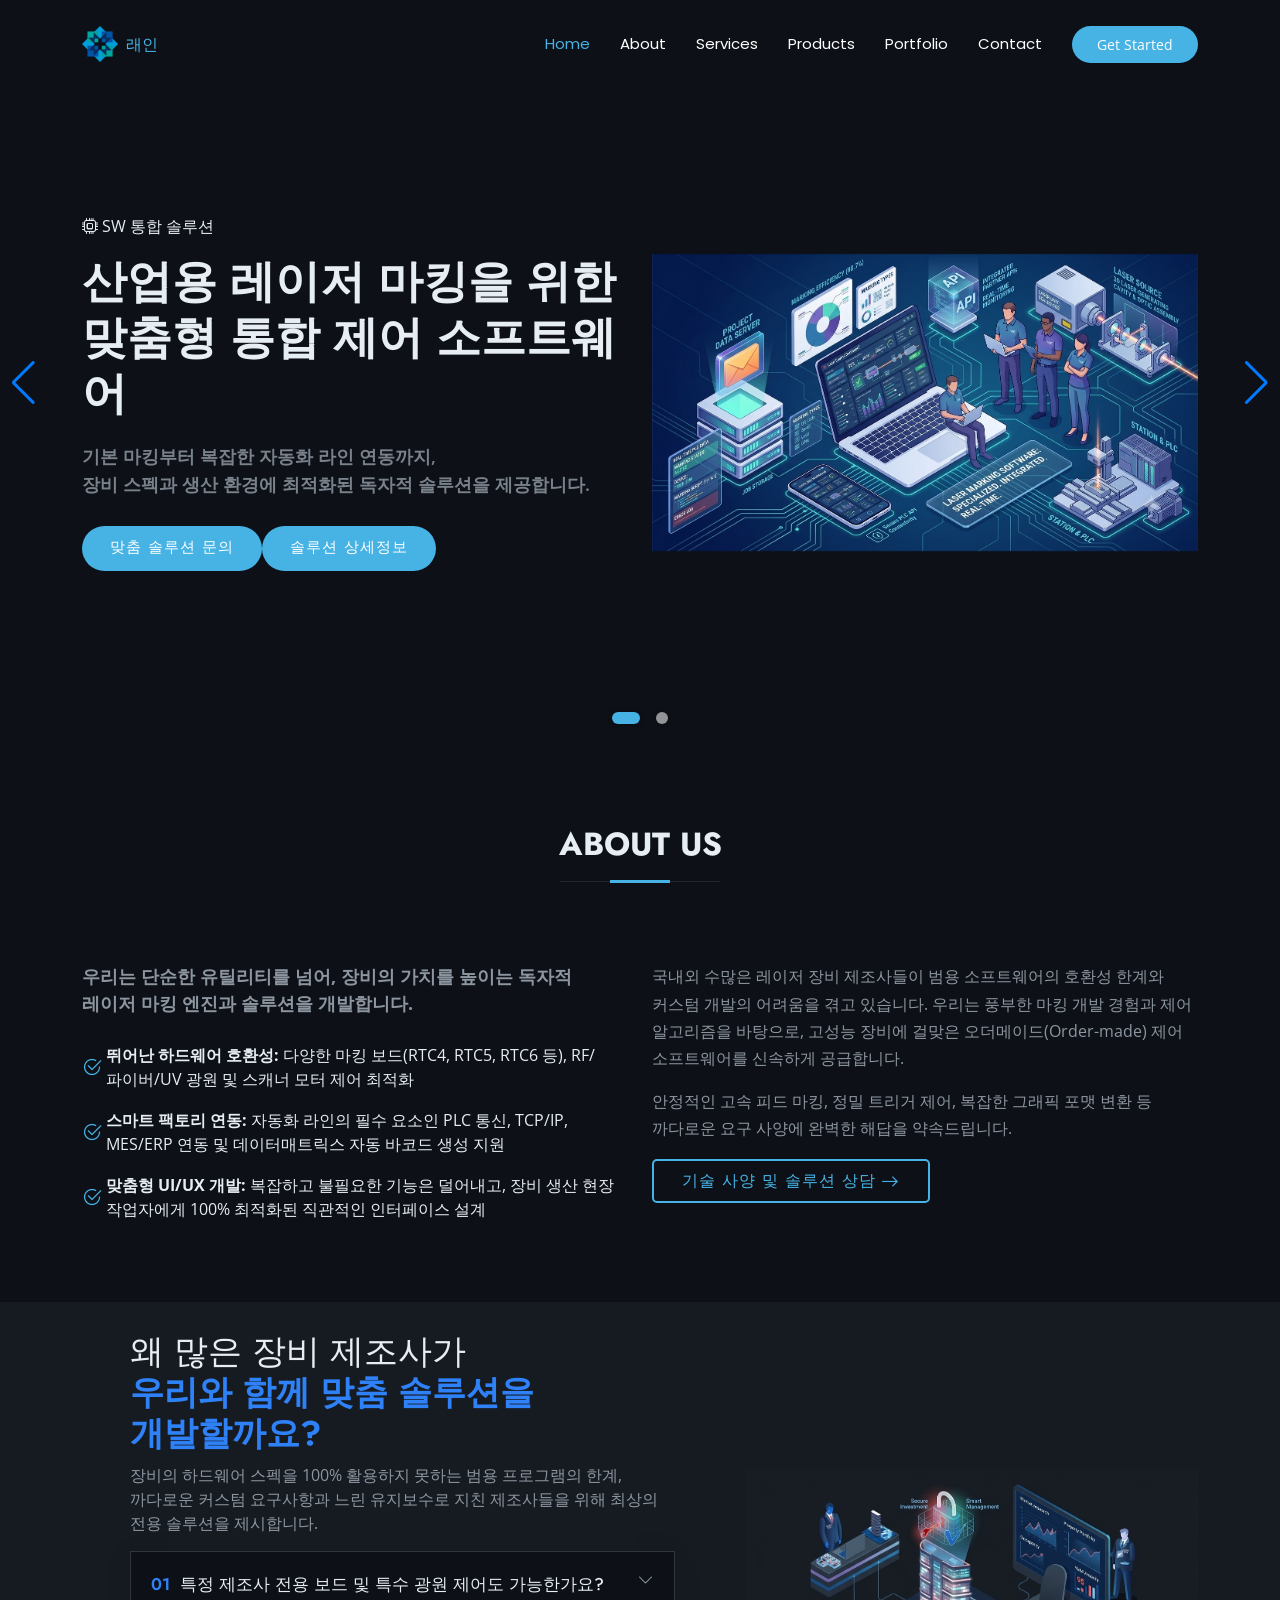
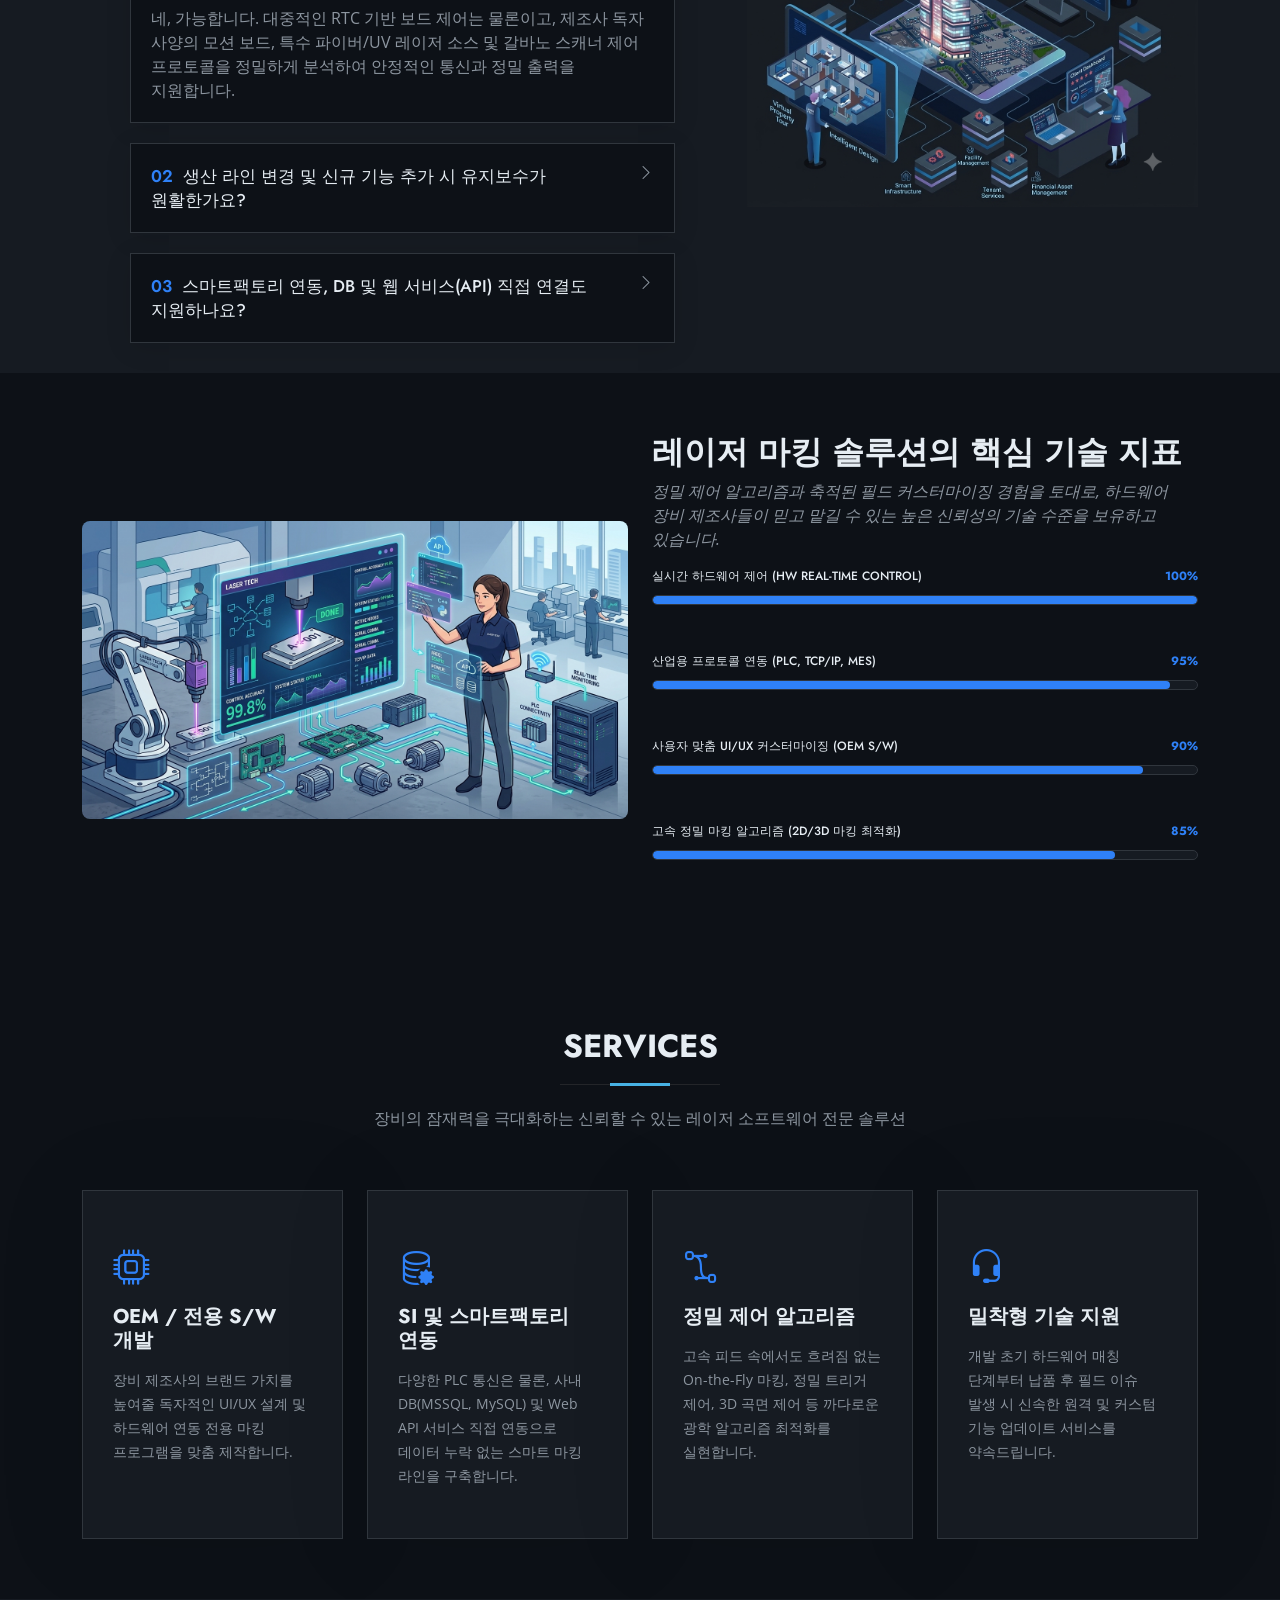
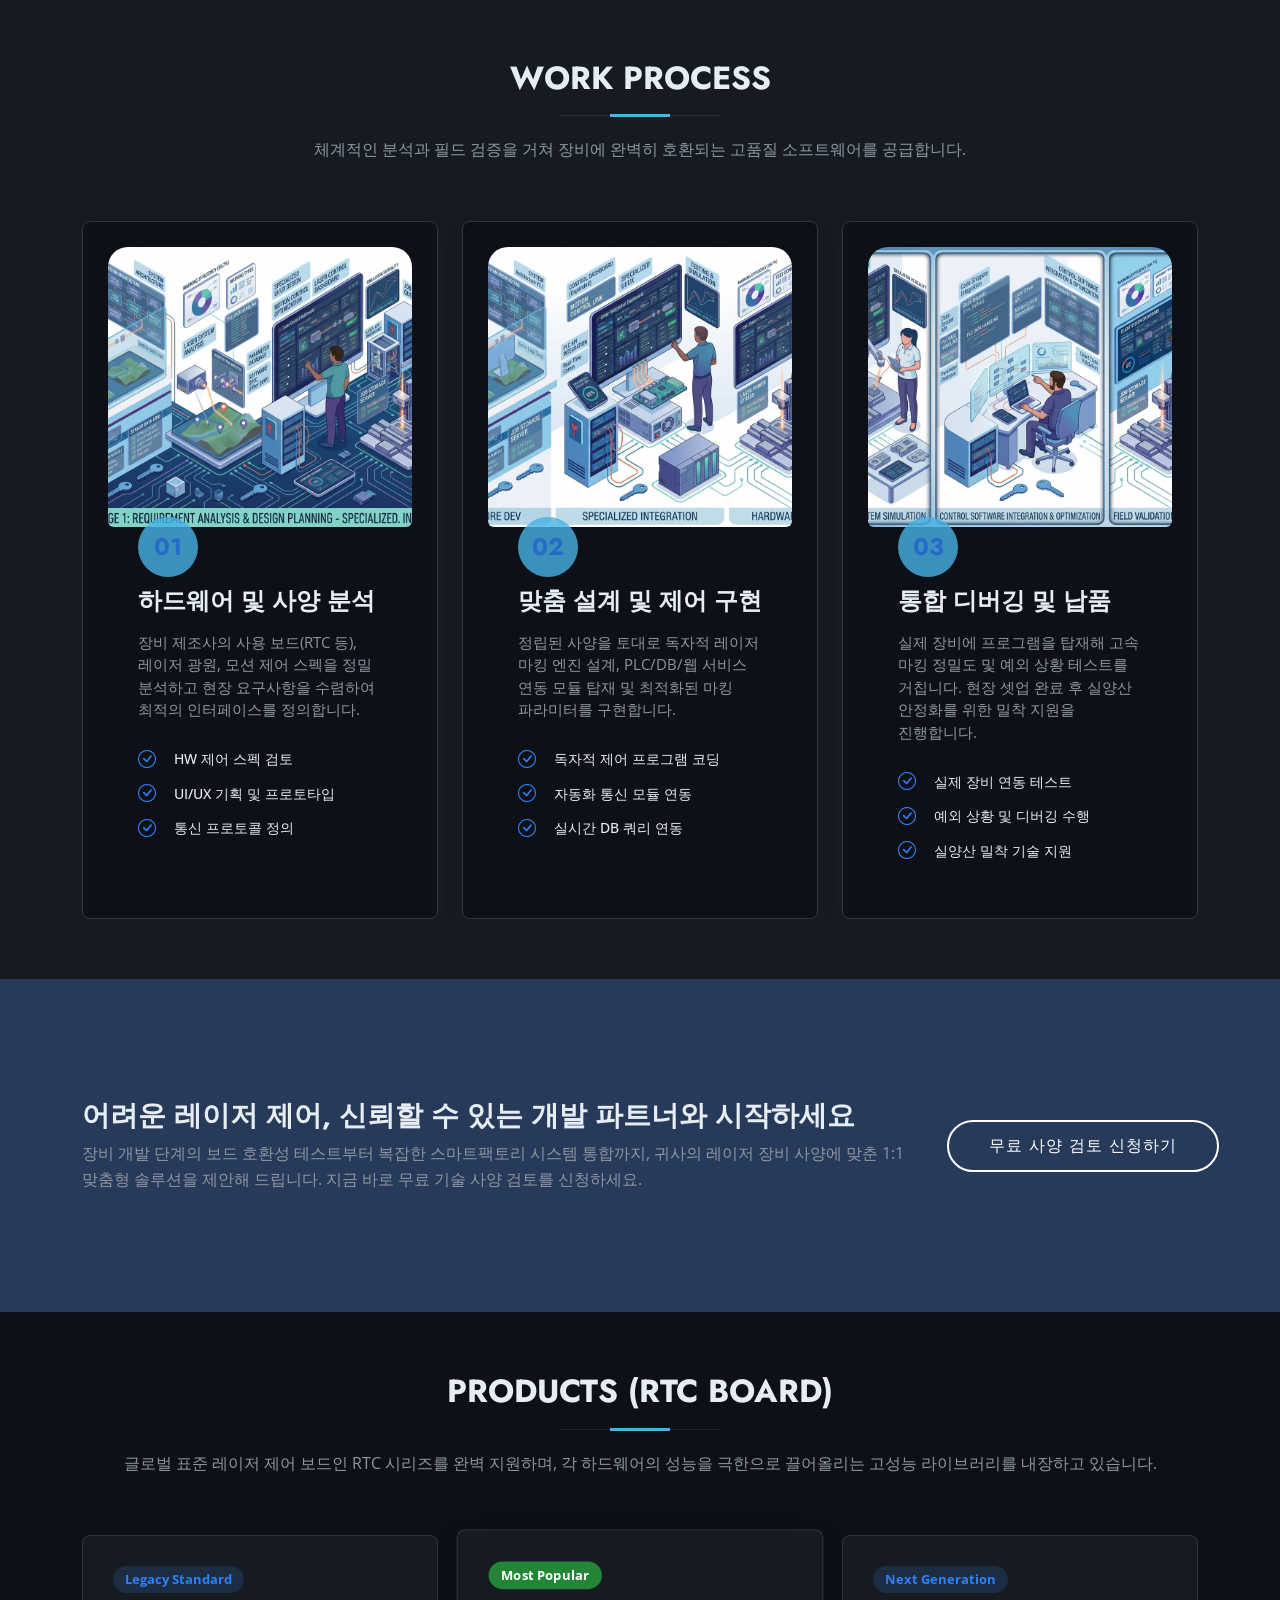
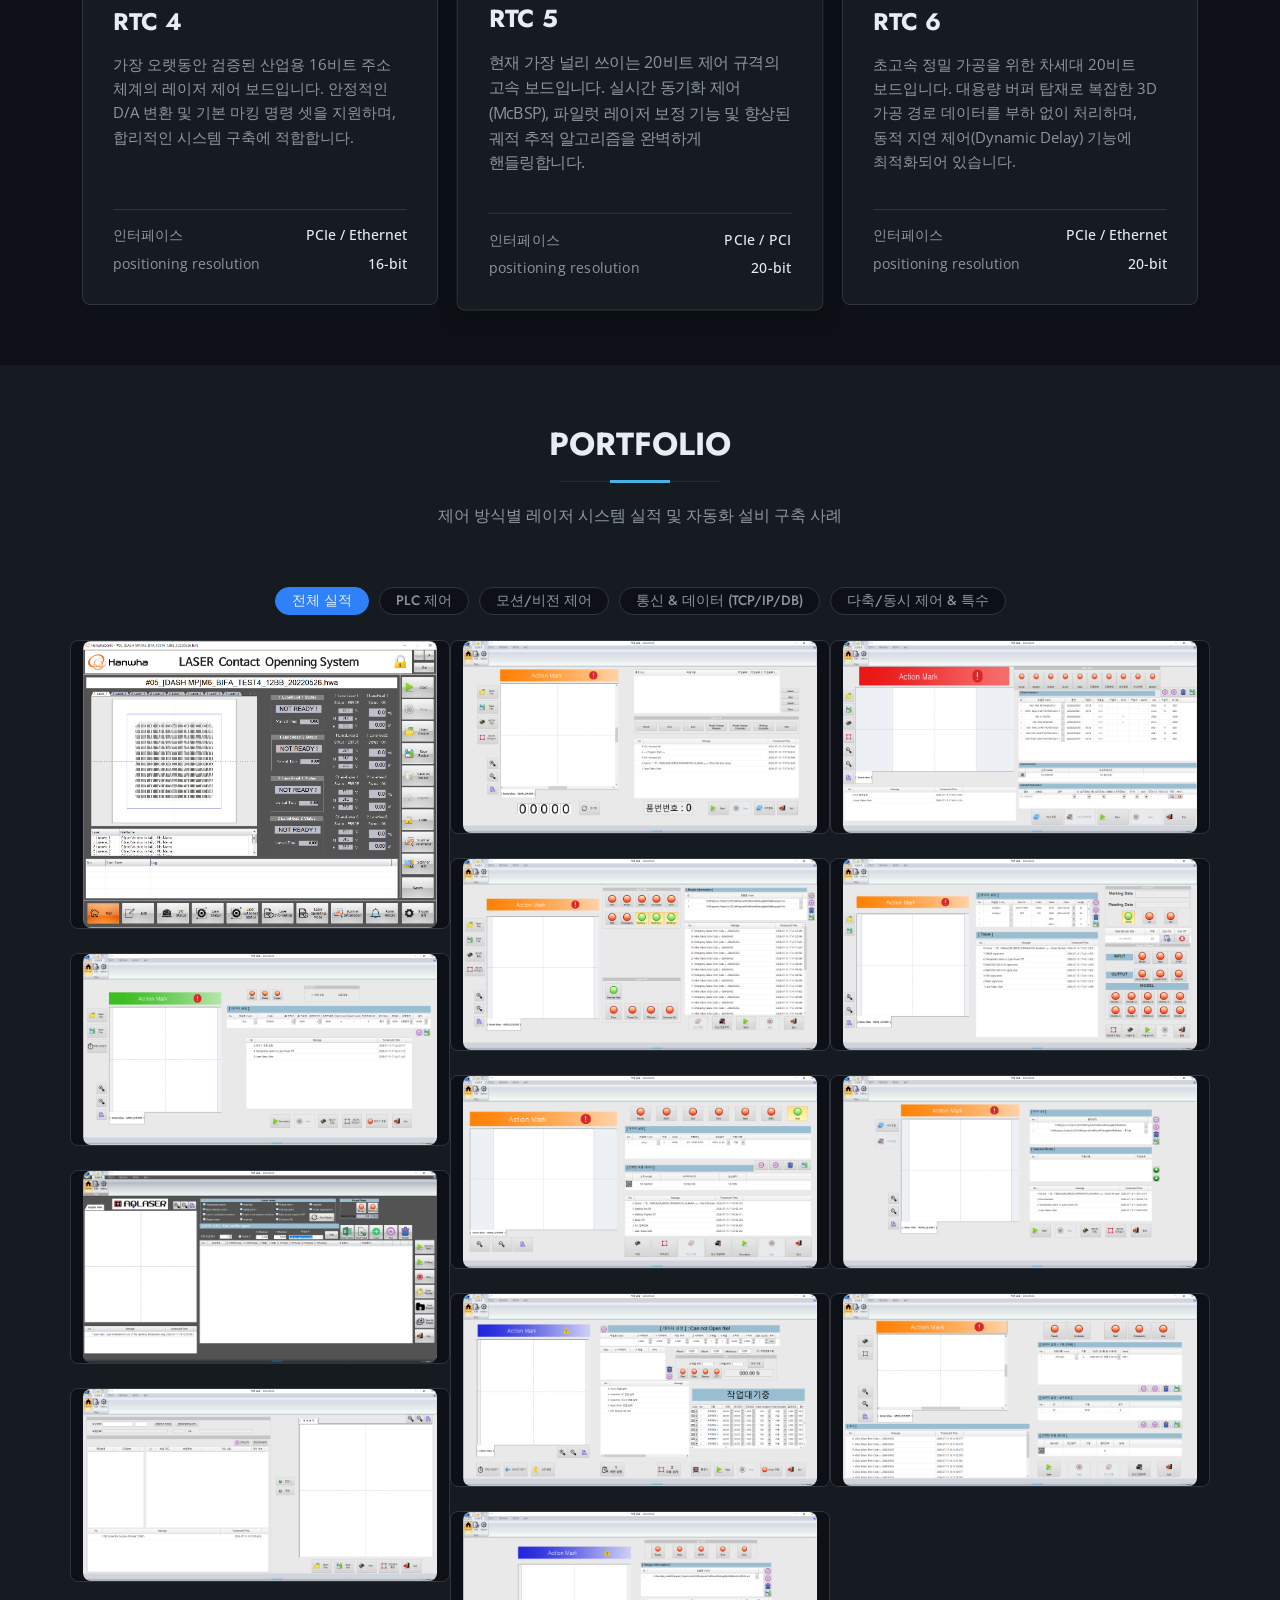
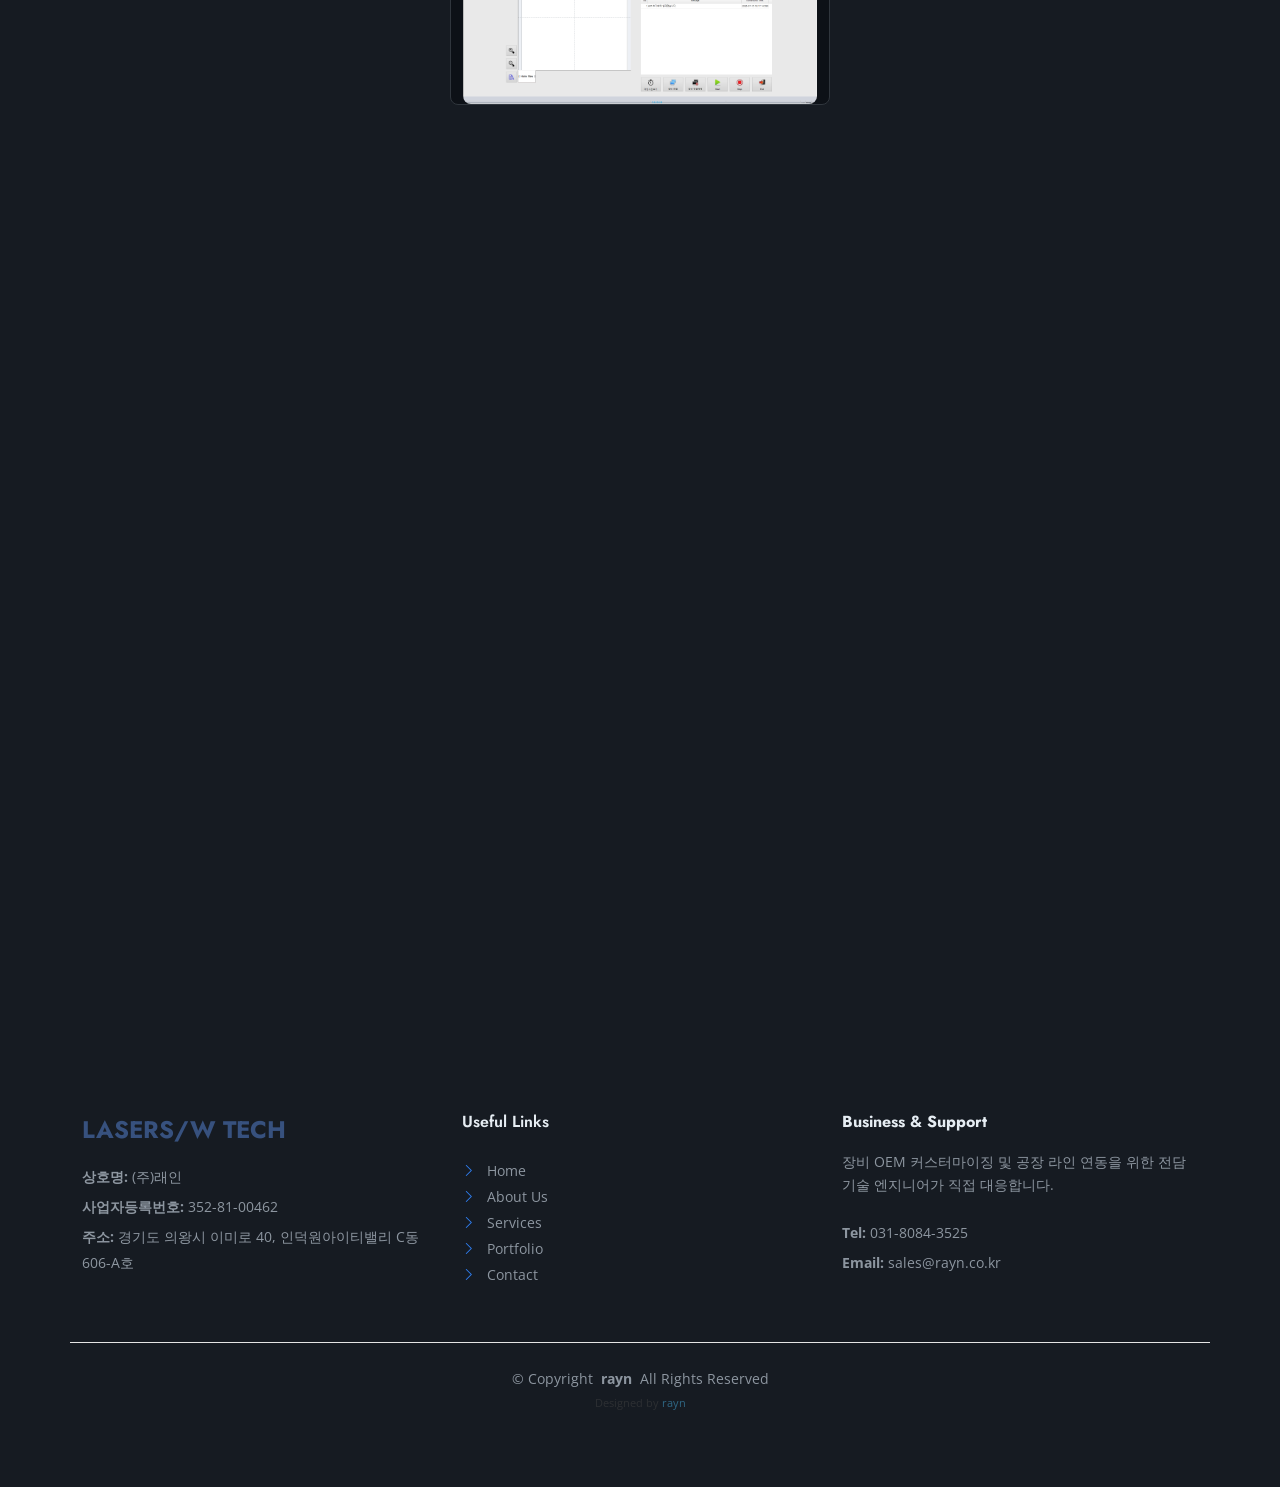
<file: index.html>
<!DOCTYPE html>
<html lang="en">

<head>
  <meta charset="utf-8">
  <meta content="width=device-width, initial-scale=1.0" name="viewport">
  <title>(주)래인 | 산업용 레이저마킹기 제어 소프트웨어 솔루션</title>
  <meta name="description" content="고속·고정밀 산업용 레이저마킹기 제어 소프트웨어, 바코드 및 일련번호 자동 각인, 다양한 컨트롤러 호환 프로그램 및 기술 지원 제공.">
  <meta name="keywords" content="레이저마킹기 소프트웨어, 레이저각인 프로그램, 파이버레이저 제어, 바코드 마킹 S/W">

  <!-- Open Graph (카톡/소셜 미디어나 검색 노출용 대표 메타태그) -->
  <meta property="og:type" content="website">
  <meta property="og:site_name" content="(주)래인">
  <meta property="og:title" content="(주)래인 | 산업용 레이저마킹기 제어 소프트웨어 솔루션">
  <meta property="og:description" content="고속·고정밀 산업용 레이저마킹기 제어 소프트웨어, 바코드 및 일련번호 자동 각인, RTC 컨트롤러 호환 및 맞춤형 기술 지원 제공.">
  <meta property="og:image" content="https://www.rayn.co.kr/assets/img/hero-img.png">
  <meta property="og:url" content="https://www.rayn.co.kr/">

  <meta name="naver-site-verification" content="f3168f4e40c9c7f69e14053269ffd216d7e3ba92" />
  <meta name="google-site-verification" content="O3yWZTH9PxNp2W1cBLQPosysqCDRjIPfOWeS39dHVcw" />
  <meta name="naver-site-verification" content="27c27512dfdc67b99af610ff67c399fc9bf37d18" />

  <!-- Favicons -->
  <link href="assets/img/favicon.png" rel="icon">
  <link href="assets/img/apple-touch-icon.png" rel="apple-touch-icon">

  <!-- Fonts -->
  <link href="https://fonts.googleapis.com" rel="preconnect">
  <link href="https://fonts.gstatic.com" rel="preconnect" crossorigin>
  <link href="https://fonts.googleapis.com/css2?family=Open+Sans:ital,wght@0,300;0,400;0,500;0,600;0,700;0,800;1,300;1,400;1,500;1,600;1,700;1,800&family=Poppins:ital,wght@0,100;0,200;0,300;0,400;0,500;0,600;0,700;0,800;0,900;1,100;1,200;1,300;1,400;1,500;1,600;1,700;1,800;1,900&family=Jost:ital,wght@0,100;0,200;0,300;0,400;0,500;0,600;0,700;0,800;0,900;1,100;1,200;1,300;1,400;1,500;1,600;1,700;1,800;1,900&display=swap" rel="stylesheet">

  <!-- Vendor CSS Files -->
  <link href="assets/vendor/bootstrap/css/bootstrap.min.css" rel="stylesheet">
  <link href="assets/vendor/bootstrap-icons/bootstrap-icons.css" rel="stylesheet">
  <link href="assets/vendor/aos/aos.css" rel="stylesheet">
  <link href="assets/vendor/glightbox/css/glightbox.min.css" rel="stylesheet">
  <link href="assets/vendor/swiper/swiper-bundle.min.css" rel="stylesheet">

  <!-- Main CSS File -->
  <link href="assets/css/main.css" rel="stylesheet">

  <!-- =======================================================
  * Template Name: Arsha
  * Template URL: https://bootstrapmade.com/arsha-free-bootstrap-html-template-corporate/
  * Updated: Feb 22 2025 with Bootstrap v5.3.3
  * Author: BootstrapMade.com
  * License: https://bootstrapmade.com/license/
  ======================================================== -->
</head>

<!-- Google tag (gtag.js) -->
<script async src="https://www.googletagmanager.com/gtag/js?id=G-G80PJNXKGP"></script>
<script>
  window.dataLayer = window.dataLayer || [];
  function gtag(){dataLayer.push(arguments);}
  gtag('js', new Date());

  gtag('config', 'G-G80PJNXKGP');
</script>
  
<body class="index-page">

  <header id="header" class="header d-flex align-items-center fixed-top">
    <div class="container-fluid container-xl position-relative d-flex align-items-center">

      <a href="index.html" class="logo d-flex align-items-center me-auto">
        <!-- Uncomment the line below if you also wish to use an image logo -->
        <!-- <img src="assets/img/logo.webp" alt=""> -->
        <img src="assets/img/rayn_logo.png" alt="">
        <span class="sitename">래인</span>
      </a>

      <nav id="navmenu" class="navmenu">
        <ul>
          <li><a href="#hero" class="active">Home</a></li>
          <li><a href="#about">About</a></li>
          <li><a href="#services">Services</a></li>
          <li><a href="#products">Products</a></li>
          <li><a href="#portfolio">Portfolio</a></li>
          <li><a href="#contact">Contact</a></li>
        </ul>
        <i class="mobile-nav-toggle d-xl-none bi bi-list"></i>
      </nav>

      <a class="btn-getstarted" href="#about">Get Started</a>

    </div>
  </header>

  <main class="main">

    <!-- Hero Section (SW + RTC 보드 일체형 통합 슬라이더) -->
    <section id="hero" class="hero section dark-background" style="padding: 0;">

    <div class="swiper init-swiper" style="position: relative;">
      
      <!-- Arsha v5+ 전용 Swiper 설정 제어 스크립트 -->
      <script type="application/json" class="swiper-config">
        {
          "loop": true,
          "speed": 800,
          "autoplay": {
            "delay": 4500,
            "disableOnInteraction": false
          },
          "slidesPerView": 1,
          "navigation": {
            "nextEl": ".swiper-button-next",
            "prevEl": ".swiper-button-prev"
          },
          "pagination": {
            "el": ".swiper-pagination",
            "type": "bullets",
            "clickable": true
          }
        }
      </script>
      
      <div class="swiper-wrapper">

        <!-- [슬라이드 1] SW 통합 솔루션 -->
        <div class="swiper-slide d-flex align-items-center" style="min-height: 85vh; padding: 80px 0 60px 0;">
          <div class="container">
            <div class="row gy-4 align-items-center">
              <div class="col-lg-6 order-2 order-lg-1 d-flex flex-column justify-content-center">
                <span class="solution-badge mb-3"><i class="bi bi-cpu"></i> SW 통합 솔루션</span>
                <h1 style="font-size: 2.8rem; font-weight: 700; line-height: 1.25;">
                  산업용 레이저 마킹을 위한<br>맞춤형 통합 제어 소프트웨어
                </h1>
                <p style="font-size: 1.1rem; margin: 20px 0; opacity: 0.85; line-height: 1.6;">
                  기본 마킹부터 복잡한 자동화 라인 연동까지,<br>장비 스펙과 생산 환경에 최적화된 독자적 솔루션을 제공합니다.
                </p>
                <div class="d-flex justify-content-center justify-content-lg-start mt-2">
                  <a href="#contact" class="btn-get-started">맞춤 솔루션 문의</a>
                  <!-- 확실하게 눈에 띄도록 커스텀 클래스를 고도화한 보조 버튼 -->
                  <a href="#about" class="btn-get-started btn-hero-secondary">솔루션 상세정보</a>
                </div>
              </div>
              <div class="col-lg-6 order-1 order-lg-2 hero-img text-center">
                <img src="assets/img/hero-img.png" class="img-fluid animated" alt="SW 통합 솔루션" style="max-height: 380px;">
              </div>
            </div>
          </div>
        </div><!-- /Slide 1 -->

        <!-- [슬라이드 2] RTC 보드 패키지 -->
        <div class="swiper-slide d-flex align-items-center" style="min-height: 85vh; padding: 80px 0 60px 0;">
          <div class="container">
            <div class="row gy-4 align-items-center">
              <div class="col-lg-6 order-2 order-lg-1 d-flex flex-column justify-content-center">
                <span class="solution-badge premium mb-3"><i class="bi bi-cpu-fill"></i> RTC 보드 패키지</span>
                <h2 style="font-size: 2.8rem; font-weight: 700; line-height: 1.25;">
                  검증된 RTC 제어 솔루션으로<br>설비의 가치를 극대화합니다
                </h2>
                <p style="font-size: 1.1rem; margin: 20px 0; opacity: 0.85; line-height: 1.6;">
                  합리적인 **RTC4**부터 고정밀 **RTC5**, 차세대 **RTC6**까지 고객사 장비 스펙에 맞춤 구성됩니다. 하드웨어의 성능을 100% 끌어올리는 안정적인 드라이버 최적화와 완벽한 통신 연동을 보장합니다.
                </p>
                <div class="d-flex justify-content-center justify-content-lg-start mt-2">
                  <a href="#contact" class="btn-get-started">맞춤 솔루션 문의</a>
                  <!-- 확실하게 눈에 띄도록 커스텀 클래스를 고도화한 보조 버튼 -->
                  <a href="#about" class="btn-get-started btn-hero-secondary">솔루션 상세정보</a>
                </div>
              </div>
              <!-- [슬라이드 2] 우측 이미지 배치 변경 코드 -->
              <div class="col-lg-6 order-1 order-lg-2 hero-img text-center d-flex align-items-center justify-content-center" style="min-height: 380px;">
                <!-- 
                  - max-height를 조절해 보드가 큼직하게 보이도록 조정합니다.
                  - object-fit: contain을 통해 이미지가 찌그러지지 않고 원본 비율을 유지하도록 합니다.
                  - filter: drop-shadow를 추가해 투명 배경 이미지 밑에 은은한 푸른빛/흰색 그림자를 주어 어두운 템플릿 테마와 공중에 뜬 듯한 입체감을 연출합니다.
                -->
                <img src="assets/img/rtc-board.png" class="img-fluid animated" alt="RTC 보드 전체 라인업 패키지" 
                    style="max-height: 320px; width: auto; object-fit: contain; filter: drop-shadow(0px 10px 20px rgba(71, 178, 228, 0.25));">
              </div>
            </div>
          </div>
        </div><!-- /Slide 2 -->

      </div>

      <!-- 내비게이션 화살표 및 하단 페이지 닷 컨트롤러 -->
      <div class="swiper-button-prev"></div>
      <div class="swiper-button-next"></div>
      
      <!-- 이 엘리먼트가 위 CSS를 만나 아주 밝고 선명한 흰색/하늘색 점들로 표현됩니다 -->
      <div class="swiper-pagination"></div>

    </div>

  </section><!-- /Hero Section -->

    <!-- Clients Section -->
    <!-- section id="clients" class="clients section light-background">

      <div class="container" data-aos="zoom-in">

        <div class="swiper init-swiper">
          <script type="application/json" class="swiper-config">
            {
              "loop": true,
              "speed": 600,
              "autoplay": {
                "delay": 5000
              },
              "slidesPerView": "auto",
              "pagination": {
                "el": ".swiper-pagination",
                "type": "bullets",
                "clickable": true
              },
              "breakpoints": {
                "320": {
                  "slidesPerView": 2,
                  "spaceBetween": 40
                },
                "480": {
                  "slidesPerView": 3,
                  "spaceBetween": 60
                },
                "640": {
                  "slidesPerView": 4,
                  "spaceBetween": 80
                },
                "992": {
                  "slidesPerView": 5,
                  "spaceBetween": 120
                },
                "1200": {
                  "slidesPerView": 6,
                  "spaceBetween": 120
                }
              }
            }
          </script>
          <div class="swiper-wrapper align-items-center">
            <div class="swiper-slide"><img src="assets/img/clients/clients-1.webp" class="img-fluid" alt=""></div>
            <div class="swiper-slide"><img src="assets/img/clients/clients-2.webp" class="img-fluid" alt=""></div>
            <div class="swiper-slide"><img src="assets/img/clients/clients-3.webp" class="img-fluid" alt=""></div>
            <div class="swiper-slide"><img src="assets/img/clients/clients-4.webp" class="img-fluid" alt=""></div>
            <div class="swiper-slide"><img src="assets/img/clients/clients-5.webp" class="img-fluid" alt=""></div>
            <div class="swiper-slide"><img src="assets/img/clients/clients-6.webp" class="img-fluid" alt=""></div>
            <div class="swiper-slide"><img src="assets/img/clients/clients-7.webp" class="img-fluid" alt=""></div>
            <div class="swiper-slide"><img src="assets/img/clients/clients-8.webp" class="img-fluid" alt=""></div>
          </div>
        </div>

      </div>

    </section -->
    <!-- /Clients Section -->

    <!-- About Section -->
    <section id="about" class="about section">

      <!-- Section Title -->
      <div class="container section-title" data-aos="fade-up">
        <h2>About Us</h2>
      </div><!-- End Section Title -->

      <div class="container">

        <div class="row gy-4">

          <div class="col-lg-6 content" data-aos="fade-up" data-aos-delay="100">
            <p style="font-size: 18px; font-weight: bold; color: #37517e; word-break: keep-all;">
              우리는 단순한 유틸리티를 넘어, 장비의 가치를 높이는 독자적 레이저 마킹 엔진과 솔루션을 개발합니다.
            </p>
            <ul style="padding-top: 10px;">
              <li style="margin-bottom: 12px; word-break: keep-all;">
                <i class="bi bi-check2-circle" style="color: #47b2e4;"></i> 
                <span><strong>뛰어난 하드웨어 호환성:</strong> 다양한 마킹 보드(RTC4, RTC5, RTC6 등), RF/파이버/UV 광원 및 스캐너 모터 제어 최적화</span>
              </li>
              <li style="margin-bottom: 12px; word-break: keep-all;">
                <i class="bi bi-check2-circle" style="color: #47b2e4;"></i> 
                <span><strong>스마트 팩토리 연동:</strong> 자동화 라인의 필수 요소인 PLC 통신, TCP/IP, MES/ERP 연동 및 데이터매트릭스 자동 바코드 생성 지원</span>
              </li>
              <li style="margin-bottom: 12px; word-break: keep-all;">
                <i class="bi bi-check2-circle" style="color: #47b2e4;"></i> 
                <span><strong>맞춤형 UI/UX 개발:</strong> 복잡하고 불필요한 기능은 덜어내고, 장비 생산 현장 작업자에게 100% 최적화된 직관적인 인터페이스 설계</span>
              </li>
            </ul>
          </div>

          <div class="col-lg-6" data-aos="fade-up" data-aos-delay="200">
            <p style="word-break: keep-all; line-height: 1.7;">
              국내외 수많은 레이저 장비 제조사들이 범용 소프트웨어의 호환성 한계와 커스텀 개발의 어려움을 겪고 있습니다. 우리는 풍부한 마킹 개발 경험과 제어 알고리즘을 바탕으로, 고성능 장비에 걸맞은 오더메이드(Order-made) 제어 소프트웨어를 신속하게 공급합니다. 
            </p>
            <p style="word-break: keep-all; line-height: 1.7;">
              안정적인 고속 피드 마킹, 정밀 트리거 제어, 복잡한 그래픽 포맷 변환 등 까다로운 요구 사양에 완벽한 해답을 약속드립니다.
            </p>
            <!-- 아래 링크는 클릭 시 문의하기(#contact)로 부드럽게 스크롤됩니다. -->
            <a href="#contact" class="read-more"><span>기술 사양 및 솔루션 상담</span><i class="bi bi-arrow-right"></i></a>
          </div>

        </div>

      </div>

    </section><!-- /About Section -->

    <!-- Why Us Section -->
    <section id="why-us" class="section why-us" data-builder="section" style="background-color: var(--gh-bg-sub) !important;">

      <div class="container">

        <div class="row gy-4">

          <div class="col-lg-7 d-flex flex-column justify-content-center order-2 order-lg-1">

            <div class="content px-xl-5" data-aos="fade-up" data-aos-delay="100">
              <h3 style="word-break: keep-all; color: var(--gh-text-main) !important;">왜 많은 장비 제조사가<br><strong style="color: var(--gh-accent) !important;">우리와 함께 맞춤 솔루션을 개발할까요?</strong></h3>
              <p style="word-break: keep-all; color: var(--gh-text-muted) !important;">
                장비의 하드웨어 스펙을 100% 활용하지 못하는 범용 프로그램의 한계, 까다로운 커스텀 요구사항과 느린 유지보수로 지친 제조사들을 위해 최상의 전용 솔루션을 제시합니다.
              </p>
            </div>

            <div class="faq-container px-xl-5" data-aos="fade-up" data-aos-delay="200">

              <div class="faq-item faq-active" style="background-color: var(--gh-bg-main) !important; border: 1px solid var(--gh-border) !important;">
                <h3 style="word-break: keep-all; color: var(--gh-text-main) !important;"><span style="color: var(--gh-accent) !important;">01</span> 특정 제조사 전용 보드 및 특수 광원 제어도 가능한가요?</h3>
                <div class="faq-content">
                  <p style="word-break: keep-all; color: var(--gh-text-muted) !important;">네, 가능합니다. 대중적인 RTC 기반 보드 제어는 물론이고, 제조사 독자 사양의 모션 보드, 특수 파이버/UV 레이저 소스 및 갈바노 스캐너 제어 프로토콜을 정밀하게 분석하여 안정적인 통신과 정밀 출력을 지원합니다.</p>
                </div>
                <i class="faq-toggle bi bi-chevron-right" style="color: var(--gh-text-muted) !important;"></i>
              </div>

              <div class="faq-item" style="background-color: var(--gh-bg-main) !important; border: 1px solid var(--gh-border) !important;">
                <h3 style="word-break: keep-all; color: var(--gh-text-main) !important;"><span style="color: var(--gh-accent) !important;">02</span> 생산 라인 변경 및 신규 기능 추가 시 유지보수가 원활한가요?</h3>
                <div class="faq-content">
                  <p style="word-break: keep-all; color: var(--gh-text-muted) !important;">해외 범용 프로그램과 달리, 자체 기술력으로 소스코드를 직접 설계·개발하므로 신속한 유지보수 및 즉각적인 커스텀 피드백이 가능합니다. 생산 현장의 라인 변경이나 신규 자동화 스펙 요구에 빠르게 대응할 수 있습니다.</p>
                </div>
                <i class="faq-toggle bi bi-chevron-right" style="color: var(--gh-text-muted) !important;"></i>
              </div>

              <div class="faq-item" style="background-color: var(--gh-bg-main) !important; border: 1px solid var(--gh-border) !important;">
                <h3 style="word-break: keep-all; color: var(--gh-text-main) !important;"><span style="color: var(--gh-accent) !important;">03</span> 스마트팩토리 연동, DB 및 웹 서비스(API) 직접 연결도 지원하나요?</h3>
                <div class="faq-content">
                  <p style="word-break: keep-all; color: var(--gh-text-muted) !important;">네, 적극 지원합니다. 상위 DB(MS-SQL, Oracle, MySQL 등) 및 RESTful Web Service(웹 API)와 프로그램이 실시간으로 직접 연동되어 마킹 데이터를 조회하고 결과를 피드백합니다. 이를 통해 수동 입력 오류를 원천 차단하고, PLC·이더넷 통신 및 MES/ERP 시스템과의 완벽한 동기화를 보장합니다.</p>
                </div>
                <i class="faq-toggle bi bi-chevron-right" style="color: var(--gh-text-muted) !important;"></i>
              </div>

            </div>

          </div>

          <div class="col-lg-5 order-1 order-lg-2 why-us-img">
            <!-- 💡 GitHub 다크 테마 배경에 맞춰 생성한 새로운 이미지를 'why-us.png'로 저장해 교체해 주세요! -->
            <img src="assets/img/why-us.png" class="img-fluid" alt="레이저 제어 기술력 이미지" data-aos="zoom-in" data-aos-delay="100">
          </div>
        </div>

      </div>

    </section>
    <!-- /Why Us Section -->

    <!-- Skills Section -->
    <section id="skills" class="skills section" style="background-color: var(--gh-bg-main) !important;">

      <div class="container" data-aos="fade-up" data-aos-delay="100">

        <div class="row">

          <div class="col-lg-6 d-flex align-items-center">
            <!-- 💡 다크 테마에 맞는 일러스트를 배치해 보세요! -->
            <img src="assets/img/skills.png" class="img-fluid" alt="소프트웨어 제어 전문성 일러스트" style="border-radius: 8px;">
          </div>

          <div class="col-lg-6 pt-4 pt-lg-0 content">

            <h3 style="word-break: keep-all; color: var(--gh-text-main) !important;">레이저 마킹 솔루션의 핵심 기술 지표</h3>
            <p class="fst-italic" style="word-break: keep-all; color: var(--gh-text-muted) !important;">
              정밀 제어 알고리즘과 축적된 필드 커스터마이징 경험을 토대로, 하드웨어 장비 제조사들이 믿고 맡길 수 있는 높은 신뢰성의 기술 수준을 보유하고 있습니다.
            </p>

            <div class="skills-content skills-animation">

              <!-- Skill 1: 실시간 하드웨어 제어 -->
              <div class="progress" style="margin-bottom: 25px; background: transparent;">
                <span class="skill" style="display: flex; justify-content: space-between; align-items: center; margin-bottom: 10px;">
                  <span style="color: var(--gh-text-main) !important; font-weight: 500;">실시간 하드웨어 제어 (HW Real-time Control)</span> 
                  <i class="val" style="color: var(--gh-accent) !important; font-style: normal; font-weight: bold;">100%</i>
                </span>
                <div class="progress-bar-wrap" style="background-color: var(--gh-bg-sub) !important; border: 1px solid var(--gh-border) !important; height: 10px; border-radius: 5px; overflow: hidden;">
                  <div class="progress-bar" role="progressbar" aria-valuenow="100" aria-valuemin="0" aria-valuemax="100" style="background-color: var(--gh-accent) !important; height: 100%; border-radius: 5px;"></div>
                </div>
              </div>

              <!-- Skill 2: 산업용 프로토콜 연동 -->
              <div class="progress" style="margin-bottom: 25px; background: transparent;">
                <span class="skill" style="display: flex; justify-content: space-between; align-items: center; margin-bottom: 10px;">
                  <span style="color: var(--gh-text-main) !important; font-weight: 500;">산업용 프로토콜 연동 (PLC, TCP/IP, MES)</span> 
                  <i class="val" style="color: var(--gh-accent) !important; font-style: normal; font-weight: bold;">95%</i>
                </span>
                <div class="progress-bar-wrap" style="background-color: var(--gh-bg-sub) !important; border: 1px solid var(--gh-border) !important; height: 10px; border-radius: 5px; overflow: hidden;">
                  <div class="progress-bar" role="progressbar" aria-valuenow="95" aria-valuemin="0" aria-valuemax="100" style="background-color: var(--gh-accent) !important; height: 100%; border-radius: 5px;"></div>
                </div>
              </div>

              <!-- Skill 3: 사용자 맞춤 UI/UX 커스터마이징 -->
              <div class="progress" style="margin-bottom: 25px; background: transparent;">
                <span class="skill" style="display: flex; justify-content: space-between; align-items: center; margin-bottom: 10px;">
                  <span style="color: var(--gh-text-main) !important; font-weight: 500;">사용자 맞춤 UI/UX 커스터마이징 (OEM S/W)</span> 
                  <i class="val" style="color: var(--gh-accent) !important; font-style: normal; font-weight: bold;">90%</i>
                </span>
                <div class="progress-bar-wrap" style="background-color: var(--gh-bg-sub) !important; border: 1px solid var(--gh-border) !important; height: 10px; border-radius: 5px; overflow: hidden;">
                  <div class="progress-bar" role="progressbar" aria-valuenow="90" aria-valuemin="0" aria-valuemax="100" style="background-color: var(--gh-accent) !important; height: 100%; border-radius: 5px;"></div>
                </div>
              </div>

              <!-- Skill 4: 고속 정밀 마킹 알고리즘 -->
              <div class="progress" style="margin-bottom: 25px; background: transparent;">
                <span class="skill" style="display: flex; justify-content: space-between; align-items: center; margin-bottom: 10px;">
                  <span style="color: var(--gh-text-main) !important; font-weight: 500;">고속 정밀 마킹 알고리즘 (2D/3D 마킹 최적화)</span> 
                  <i class="val" style="color: var(--gh-accent) !important; font-style: normal; font-weight: bold;">85%</i>
                </span>
                <div class="progress-bar-wrap" style="background-color: var(--gh-bg-sub) !important; border: 1px solid var(--gh-border) !important; height: 10px; border-radius: 5px; overflow: hidden;">
                  <div class="progress-bar" role="progressbar" aria-valuenow="85" aria-valuemin="0" aria-valuemax="100" style="background-color: var(--gh-accent) !important; height: 100%; border-radius: 5px;"></div>
                </div>
              </div>

            </div>

          </div>
        </div>

      </div>

    </section>
    <!-- /Skills Section -->

    <!-- Services Section -->
    <section id="services" class="services section" style="background-color: var(--gh-bg-main) !important;">

      <!-- Section Title -->
      <div class="container section-title" data-aos="fade-up">
        <h2 style="color: var(--gh-text-main) !important;">Services</h2>
        <p style="word-break: keep-all; color: var(--gh-text-muted) !important;">장비의 잠재력을 극대화하는 신뢰할 수 있는 레이저 소프트웨어 전문 솔루션</p>
      </div><!-- End Section Title -->

      <div class="container">

        <div class="row gy-4">

          <!-- Service Item 1: 맞춤형 소프트웨어 -->
          <div class="col-xl-3 col-md-6 d-flex" data-aos="fade-up" data-aos-delay="100">
            <div class="service-item position-relative" style="background-color: var(--gh-bg-sub) !important; border: 1px solid var(--gh-border) !important; color: var(--gh-text-main) !important;">
              <div class="icon"><i class="bi bi-cpu icon" style="color: var(--gh-accent) !important;"></i></div>
              <h4><a href="#contact" class="stretched-link" style="word-break: keep-all; color: var(--gh-text-main) !important;">OEM / 전용 S/W 개발</a></h4>
              <p style="word-break: keep-all; color: var(--gh-text-muted) !important;">장비 제조사의 브랜드 가치를 높여줄 독자적인 UI/UX 설계 및 하드웨어 연동 전용 마킹 프로그램을 맞춤 제작합니다.</p>
            </div>
          </div><!-- End Service Item -->

          <!-- Service Item 2: 데이터베이스 및 연동 -->
          <div class="col-xl-3 col-md-6 d-flex" data-aos="fade-up" data-aos-delay="200">
            <div class="service-item position-relative" style="background-color: var(--gh-bg-sub) !important; border: 1px solid var(--gh-border) !important; color: var(--gh-text-main) !important;">
              <div class="icon"><i class="bi bi-database-gear icon" style="color: var(--gh-accent) !important;"></i></div>
              <h4><a href="#contact" class="stretched-link" style="word-break: keep-all; color: var(--gh-text-main) !important;">SI 및 스마트팩토리 연동</a></h4>
              <p style="word-break: keep-all; color: var(--gh-text-muted) !important;">다양한 PLC 통신은 물론, 사내 DB(MSSQL, MySQL) 및 Web API 서비스 직접 연동으로 데이터 누락 없는 스마트 마킹 라인을 구축합니다.</p>
            </div>
          </div><!-- End Service Item -->

          <!-- Service Item 3: 고속/초정밀 기술 -->
          <div class="col-xl-3 col-md-6 d-flex" data-aos="fade-up" data-aos-delay="300">
            <div class="service-item position-relative" style="background-color: var(--gh-bg-sub) !important; border: 1px solid var(--gh-border) !important; color: var(--gh-text-main) !important;">
              <div class="icon"><i class="bi bi-bezier2 icon" style="color: var(--gh-accent) !important;"></i></div>
              <h4><a href="#contact" class="stretched-link" style="word-break: keep-all; color: var(--gh-text-main) !important;">정밀 제어 알고리즘</a></h4>
              <p style="word-break: keep-all; color: var(--gh-text-muted) !important;">고속 피드 속에서도 흐려짐 없는 On-the-Fly 마킹, 정밀 트리거 제어, 3D 곡면 제어 등 까다로운 광학 알고리즘 최적화를 실현합니다.</p>
            </div>
          </div><!-- End Service Item -->

          <!-- Service Item 4: 기술 지원 -->
          <div class="col-xl-3 col-md-6 d-flex" data-aos="fade-up" data-aos-delay="400">
            <div class="service-item position-relative" style="background-color: var(--gh-bg-sub) !important; border: 1px solid var(--gh-border) !important; color: var(--gh-text-main) !important;">
              <div class="icon"><i class="bi bi-headset icon" style="color: var(--gh-accent) !important;"></i></div>
              <h4><a href="#contact" class="stretched-link" style="word-break: keep-all; color: var(--gh-text-main) !important;">밀착형 기술 지원</a></h4>
              <p style="word-break: keep-all; color: var(--gh-text-muted) !important;">개발 초기 하드웨어 매칭 단계부터 납품 후 필드 이슈 발생 시 신속한 원격 및 커스텀 기능 업데이트 서비스를 약속드립니다.</p>
            </div>
          </div><!-- End Service Item -->

        </div>

      </div>

    </section>
    <!-- /Services Section -->

    <!-- Work Process Section -->
    <section id="work-process" class="work-process section" style="background-color: var(--gh-bg-sub) !important;">

      <!-- Section Title -->
      <div class="container section-title" data-aos="fade-up">
        <h2 style="color: var(--gh-text-main) !important;">Work Process</h2>
        <p style="word-break: keep-all; color: var(--gh-text-muted) !important;">체계적인 분석과 필드 검증을 거쳐 장비에 완벽히 호환되는 고품질 소프트웨어를 공급합니다.</p>
      </div><!-- End Section Title -->

      <div class="container" data-aos="fade-up" data-aos-delay="100">

        <div class="row gy-5">

          <!-- Step 1: 사양 분석 및 미팅 -->
          <div class="col-lg-4" data-aos="fade-up" data-aos-delay="200">
            <div class="steps-item" style="background-color: var(--gh-bg-main) !important; border: 1px solid var(--gh-border) !important; border-radius: 8px; padding: 25px; height: 100%;">
              <div class="steps-image">
                <img src="assets/img/steps/steps-1.png" alt="사양 분석 및 하드웨어 검토" class="img-fluid" loading="lazy" style="border-radius: 6px;">
              </div>
              <div class="steps-content" style="margin-top: 20px;">
                <div class="steps-number" style="color: var(--gh-accent) !important; opacity: 0.8;">01</div>
                <h3 style="word-break: keep-all; color: var(--gh-text-main) !important;">하드웨어 및 사양 분석</h3>
                <p style="word-break: keep-all; color: var(--gh-text-muted) !important;">장비 제조사의 사용 보드(RTC 등), 레이저 광원, 모션 제어 스펙을 정밀 분석하고 현장 요구사항을 수렴하여 최적의 인터페이스를 정의합니다.</p>
                
                <!-- 💡 글자 가독성 집중 개선 영역 (Step 1) -->
                <div class="steps-features" style="margin-top: 15px;">
                  <div class="feature-item" style="display: flex; align-items: center; gap: 8px; margin-bottom: 8px;">
                    <i class="bi bi-check-circle" style="color: var(--gh-accent) !important; font-size: 1.1rem;"></i>
                    <span style="color: var(--gh-text-main) !important; font-weight: 500;">HW 제어 스펙 검토</span>
                  </div>
                  <div class="feature-item" style="display: flex; align-items: center; gap: 8px; margin-bottom: 8px;">
                    <i class="bi bi-check-circle" style="color: var(--gh-accent) !important; font-size: 1.1rem;"></i>
                    <span style="color: var(--gh-text-main) !important; font-weight: 500;">UI/UX 기획 및 프로토타입</span>
                  </div>
                  <div class="feature-item" style="display: flex; align-items: center; gap: 8px;">
                    <i class="bi bi-check-circle" style="color: var(--gh-accent) !important; font-size: 1.1rem;"></i>
                    <span style="color: var(--gh-text-main) !important; font-weight: 500;">통신 프로토콜 정의</span>
                  </div>
                </div>
              </div>
            </div><!-- End Steps Item -->
          </div>

          <!-- Step 2: 소프트웨어 최적화 개발 -->
          <div class="col-lg-4" data-aos="fade-up" data-aos-delay="300">
            <div class="steps-item" style="background-color: var(--gh-bg-main) !important; border: 1px solid var(--gh-border) !important; border-radius: 8px; padding: 25px; height: 100%;">
              <div class="steps-image">
                <img src="assets/img/steps/steps-2.png" alt="소프트웨어 개발 및 최적화" class="img-fluid" loading="lazy" style="border-radius: 6px;">
              </div>
              <div class="steps-content" style="margin-top: 20px;">
                <div class="steps-number" style="color: var(--gh-accent) !important; opacity: 0.8;">02</div>
                <h3 style="word-break: keep-all; color: var(--gh-text-main) !important;">맞춤 설계 및 제어 구현</h3>
                <p style="word-break: keep-all; color: var(--gh-text-muted) !important;">정립된 사양을 토대로 독자적 레이저 마킹 엔진 설계, PLC/DB/웹 서비스 연동 모듈 탑재 및 최적화된 마킹 파라미터를 구현합니다.</p>
                
                <!-- 💡 글자 가독성 집중 개선 영역 (Step 2) -->
                <div class="steps-features" style="margin-top: 15px;">
                  <div class="feature-item" style="display: flex; align-items: center; gap: 8px; margin-bottom: 8px;">
                    <i class="bi bi-check-circle" style="color: var(--gh-accent) !important; font-size: 1.1rem;"></i>
                    <span style="color: var(--gh-text-main) !important; font-weight: 500;">독자적 제어 프로그램 코딩</span>
                  </div>
                  <div class="feature-item" style="display: flex; align-items: center; gap: 8px; margin-bottom: 8px;">
                    <i class="bi bi-check-circle" style="color: var(--gh-accent) !important; font-size: 1.1rem;"></i>
                    <span style="color: var(--gh-text-main) !important; font-weight: 500;">자동화 통신 모듈 연동</span>
                  </div>
                  <div class="feature-item" style="display: flex; align-items: center; gap: 8px;">
                    <i class="bi bi-check-circle" style="color: var(--gh-accent) !important; font-size: 1.1rem;"></i>
                    <span style="color: var(--gh-text-main) !important; font-weight: 500;">실시간 DB 쿼리 연동</span>
                  </div>
                </div>
              </div>
            </div><!-- End Steps Item -->
          </div>

          <!-- Step 3: 장비 통합 테스트 및 셋업 -->
          <div class="col-lg-4" data-aos="fade-up" data-aos-delay="400">
            <div class="steps-item" style="background-color: var(--gh-bg-main) !important; border: 1px solid var(--gh-border) !important; border-radius: 8px; padding: 25px; height: 100%;">
              <div class="steps-image">
                <img src="assets/img/steps/steps-3.png" alt="필드 테스트 및 최종 납품" class="img-fluid" loading="lazy" style="border-radius: 6px;">
              </div>
              <div class="steps-content" style="margin-top: 20px;">
                <div class="steps-number" style="color: var(--gh-accent) !important; opacity: 0.8;">03</div>
                <h3 style="word-break: keep-all; color: var(--gh-text-main) !important;">통합 디버깅 및 납품</h3>
                <p style="word-break: keep-all; color: var(--gh-text-muted) !important;">실제 장비에 프로그램을 탑재해 고속 마킹 정밀도 및 예외 상황 테스트를 거칩니다. 현장 셋업 완료 후 실양산 안정화를 위한 밀착 지원을 진행합니다.</p>
                
                <!-- 💡 글자 가독성 집중 개선 영역 (Step 3) -->
                <div class="steps-features" style="margin-top: 15px;">
                  <div class="feature-item" style="display: flex; align-items: center; gap: 8px; margin-bottom: 8px;">
                    <i class="bi bi-check-circle" style="color: var(--gh-accent) !important; font-size: 1.1rem;"></i>
                    <span style="color: var(--gh-text-main) !important; font-weight: 500;">실제 장비 연동 테스트</span>
                  </div>
                  <div class="feature-item" style="display: flex; align-items: center; gap: 8px; margin-bottom: 8px;">
                    <i class="bi bi-check-circle" style="color: var(--gh-accent) !important; font-size: 1.1rem;"></i>
                    <span style="color: var(--gh-text-main) !important; font-weight: 500;">예외 상황 및 디버깅 수행</span>
                  </div>
                  <div class="feature-item" style="display: flex; align-items: center; gap: 8px;">
                    <i class="bi bi-check-circle" style="color: var(--gh-accent) !important; font-size: 1.1rem;"></i>
                    <span style="color: var(--gh-text-main) !important; font-weight: 500;">실양산 밀착 기술 지원</span>
                  </div>
                </div>
              </div>
            </div><!-- End Steps Item -->
          </div>

        </div>

      </div>

    </section>
    <!-- /Work Process Section -->

    <!-- Call To Action Section -->
    <section id="call-to-action" class="call-to-action section dark-background">

      <!-- 배경 이미지는 템플릿 기본 이미지를 그대로 사용하거나 어두운 공장/레이저 이미지가 있다면 교체 가능합니다 -->
      <img src="assets/img/bg/bg-8.webp" alt="레이저 소프트웨어 파트너십 배경">

      <div class="container">

        <div class="row align-items-center" data-aos="zoom-in" data-aos-delay="100">
          <div class="col-xl-9 text-center text-xl-start">
            <h3 style="word-break: keep-all; font-weight: bold;">어려운 레이저 제어, 신뢰할 수 있는 개발 파트너와 시작하세요</h3>
            <p style="word-break: keep-all; margin-bottom: 0; line-height: 1.6;">
              장비 개발 단계의 보드 호환성 테스트부터 복잡한 스마트팩토리 시스템 통합까지, 
              귀사의 레이저 장비 사양에 맞춘 1:1 맞춤형 솔루션을 제안해 드립니다. 지금 바로 무료 기술 사양 검토를 신청하세요.
            </p>
          </div>
          <div class="col-xl-3 cta-btn-container text-center text-xl-end">
            <!-- 클릭 시 문의하기(#contact) 섹션으로 자연스럽게 스크롤됩니다 -->
            <a class="cta-btn align-middle" href="#contact" style="word-break: keep-all; white-space: nowrap;">무료 사양 검토 신청하기</a>
          </div>
        </div>

      </div>

    </section>
    <!-- /Call To Action Section -->

    <!-- Products Section -->
    <section id="products" class="products section" style="background-color: var(--gh-bg-main) !important; padding: 60px 0;">

      <!-- Section Title -->
      <div class="container section-title" data-aos="fade-up">
        <h2 style="color: var(--gh-text-main) !important;">Products (RTC Board)</h2>
        <p style="word-break: keep-all; color: var(--gh-text-muted) !important;">
          글로벌 표준 레이저 제어 보드인 RTC 시리즈를 완벽 지원하며, 각 하드웨어의 성능을 극한으로 끌어올리는 고성능 라이브러리를 내장하고 있습니다.
        </p>
      </div><!-- End Section Title -->

      <div class="container" data-aos="fade-up" data-aos-delay="100">

        <div class="row gy-4">

          <!-- RTC 4 Card -->
          <div class="col-lg-4" data-aos="fade-up" data-aos-delay="200">
            <div class="product-item" style="background-color: var(--gh-bg-sub) !important; border: 1px solid var(--gh-border) !important; border-radius: 8px; padding: 30px; height: 100%; display: flex; flex-direction: column; justify-content: space-between;">
              <div>
                <div class="product-badge" style="display: inline-block; background-color: rgba(56, 139, 253, 0.15); color: var(--gh-accent) !important; padding: 4px 12px; border-radius: 20px; font-size: 0.8rem; font-weight: bold; margin-bottom: 15px;">Legacy Standard</div>
                <h3 style="color: var(--gh-text-main) !important; font-size: 1.5rem; font-weight: 700; margin-bottom: 15px;">RTC 4</h3>
                <p style="word-break: keep-all; color: var(--gh-text-muted) !important; font-size: 0.95rem; line-height: 1.6;">
                  가장 오랫동안 검증된 산업용 16비트 주소 체계의 레이저 제어 보드입니다. 안정적인 D/A 변환 및 기본 마킹 명령 셋을 지원하며, 합리적인 시스템 구축에 적합합니다.
                </p>
              </div>
              <div class="product-specs" style="margin-top: 20px; border-top: 1px solid var(--gh-border); padding-top: 15px;">
                <div style="display: flex; justify-content: space-between; margin-bottom: 8px; font-size: 0.85rem;">
                  <span style="color: var(--gh-text-muted);">인터페이스</span>
                  <span style="color: var(--gh-text-main); font-weight: 500;">PCIe / Ethernet</span>
                </div>
                <div style="display: flex; justify-content: space-between; font-size: 0.85rem;">
                  <span style="color: var(--gh-text-muted);">positioning resolution</span>
                  <span style="color: var(--gh-text-main); font-weight: 500;">16-bit</span>
                </div>
              </div>
            </div>
          </div><!-- End Product Item -->

          <!-- RTC 5 Card -->
          <div class="col-lg-4" data-aos="fade-up" data-aos-delay="300">
            <div class="product-item" style="background-color: var(--gh-bg-sub) !important; border: 1px solid var(--gh-border) !important; border-radius: 8px; padding: 30px; height: 100%; display: flex; flex-direction: column; justify-content: space-between; transform: scale(1.03); box-shadow: 0 4px 20px rgba(0,0,0,0.25);">
              <div>
                <div class="product-badge" style="display: inline-block; background-color: #238636; color: #ffffff !important; padding: 4px 12px; border-radius: 20px; font-size: 0.8rem; font-weight: bold; margin-bottom: 15px;">Most Popular</div>
                <h3 style="color: var(--gh-text-main) !important; font-size: 1.5rem; font-weight: 700; margin-bottom: 15px;">RTC 5</h3>
                <p style="word-break: keep-all; color: var(--gh-text-muted) !important; font-size: 0.95rem; line-height: 1.6;">
                  현재 가장 널리 쓰이는 20비트 제어 규격의 고속 보드입니다. 실시간 동기화 제어(McBSP), 파일럿 레이저 보정 기능 및 향상된 궤적 추적 알고리즘을 완벽하게 핸들링합니다.
                </p>
              </div>
              <div class="product-specs" style="margin-top: 20px; border-top: 1px solid var(--gh-border); padding-top: 15px;">
                <div style="display: flex; justify-content: space-between; margin-bottom: 8px; font-size: 0.85rem;">
                  <span style="color: var(--gh-text-muted);">인터페이스</span>
                  <span style="color: var(--gh-text-main); font-weight: 500;">PCIe / PCI</span>
                </div>
                <div style="display: flex; justify-content: space-between; font-size: 0.85rem;">
                  <span style="color: var(--gh-text-muted);">positioning resolution</span>
                  <span style="color: var(--gh-text-main); font-weight: 500;">20-bit</span>
                </div>
              </div>
            </div>
          </div><!-- End Product Item -->

          <!-- RTC 6 Card -->
          <div class="col-lg-4" data-aos="fade-up" data-aos-delay="400">
            <div class="product-item" style="background-color: var(--gh-bg-sub) !important; border: 1px solid var(--gh-border) !important; border-radius: 8px; padding: 30px; height: 100%; display: flex; flex-direction: column; justify-content: space-between;">
              <div>
                <div class="product-badge" style="display: inline-block; background-color: rgba(56, 139, 253, 0.15); color: var(--gh-accent) !important; padding: 4px 12px; border-radius: 20px; font-size: 0.8rem; font-weight: bold; margin-bottom: 15px;">Next Generation</div>
                <h3 style="color: var(--gh-text-main) !important; font-size: 1.5rem; font-weight: 700; margin-bottom: 15px;">RTC 6</h3>
                <p style="word-break: keep-all; color: var(--gh-text-muted) !important; font-size: 0.95rem; line-height: 1.6;">
                  초고속 정밀 가공을 위한 차세대 20비트 보드입니다. 대용량 버퍼 탑재로 복잡한 3D 가공 경로 데이터를 부하 없이 처리하며, 동적 지연 제어(Dynamic Delay) 기능에 최적화되어 있습니다.
                </p>
              </div>
              <div class="product-specs" style="margin-top: 20px; border-top: 1px solid var(--gh-border); padding-top: 15px;">
                <div style="display: flex; justify-content: space-between; margin-bottom: 8px; font-size: 0.85rem;">
                  <span style="color: var(--gh-text-muted);">인터페이스</span>
                  <span style="color: var(--gh-text-main); font-weight: 500;">PCIe / Ethernet</span>
                </div>
                <div style="display: flex; justify-content: space-between; font-size: 0.85rem;">
                  <span style="color: var(--gh-text-muted);">positioning resolution</span>
                  <span style="color: var(--gh-text-main); font-weight: 500;">20-bit</span>
                </div>
              </div>
            </div>
          </div><!-- End Product Item -->

        </div>

      </div>
    </section>
    <!-- /Products Section -->

    <!-- Portfolio Section -->
    <section id="portfolio" class="portfolio section" style="background-color: var(--gh-bg-sub) !important; padding: 60px 0;">

      <!-- Section Title -->
      <div class="container section-title" data-aos="fade-up">
        <h2 style="color: var(--gh-text-main) !important;">Portfolio</h2>
        <p style="word-break: keep-all; color: var(--gh-text-muted) !important;">제어 방식별 레이저 시스템 실적 및 자동화 설비 구축 사례</p>
      </div><!-- End Section Title -->

      <div class="container">

        <div class="isotope-layout" data-default-filter="*" data-layout="masonry" data-sort="original-order">

          <!-- 💡 카테고리 필터 버튼 영역 (GitHub 스타일 적용) -->
          <ul class="portfolio-filters isotope-filters" data-aos="fade-up" data-aos-delay="100" style="background: transparent; display: flex; flex-wrap: wrap; justify-content: center; gap: 10px; padding: 0; list-style: none;">
            <li data-filter="*" class="filter-active" style="color: var(--gh-text-main) !important; background-color: var(--gh-accent) !important; border: 1px solid var(--gh-accent) !important; padding: 6px 18px; border-radius: 20px; font-size: 0.85rem; cursor: pointer; transition: all 0.2s;">전체 실적</li>
            <li data-filter=".filter-plc" style="color: var(--gh-text-muted) !important; background-color: var(--gh-bg-main) !important; border: 1px solid var(--gh-border) !important; padding: 6px 18px; border-radius: 20px; font-size: 0.85rem; cursor: pointer; transition: all 0.2s;" onmouseover="this.style.color='var(--gh-text-main)'; this.style.borderColor='var(--gh-text-muted)'" onmouseout="this.style.color='var(--gh-text-muted)'; this.style.borderColor='var(--gh-border)'">PLC 제어</li>
            <li data-filter=".filter-motion" style="color: var(--gh-text-muted) !important; background-color: var(--gh-bg-main) !important; border: 1px solid var(--gh-border) !important; padding: 6px 18px; border-radius: 20px; font-size: 0.85rem; cursor: pointer; transition: all 0.2s;" onmouseover="this.style.color='var(--gh-text-main)'; this.style.borderColor='var(--gh-text-muted)'" onmouseout="this.style.color='var(--gh-text-muted)'; this.style.borderColor='var(--gh-border)'">모션/비전 제어</li>
            <li data-filter=".filter-network" style="color: var(--gh-text-muted) !important; background-color: var(--gh-bg-main) !important; border: 1px solid var(--gh-border) !important; padding: 6px 18px; border-radius: 20px; font-size: 0.85rem; cursor: pointer; transition: all 0.2s;" onmouseover="this.style.color='var(--gh-text-main)'; this.style.borderColor='var(--gh-text-muted)'" onmouseout="this.style.color='var(--gh-text-muted)'; this.style.borderColor='var(--gh-border)'">통신 &amp; 데이터 (TCP/IP/DB)</li>
            <li data-filter=".filter-special" style="color: var(--gh-text-muted) !important; background-color: var(--gh-bg-main) !important; border: 1px solid var(--gh-border) !important; padding: 6px 18px; border-radius: 20px; font-size: 0.85rem; cursor: pointer; transition: all 0.2s;" onmouseover="this.style.color='var(--gh-text-main)'; this.style.borderColor='var(--gh-text-muted)'" onmouseout="this.style.color='var(--gh-text-muted)'; this.style.borderColor='var(--gh-border)'">다축/동시 제어 &amp; 특수</li>
          </ul><!-- End Portfolio Filters -->

          <div class="row gy-4 isotope-container" data-aos="fade-up" data-aos-delay="200">

            <!-- Item 1 (이미 수정 완료됨) -->
            <div class="col-lg-4 col-md-6 portfolio-item isotope-item filter-plc filter-motion filter-special">
              <img src="assets/img/portfolio/portfolio-1.png" class="img-fluid" alt="PLC 및 4대 동시제어" style="border-radius: 8px;">
              <div class="portfolio-info" style="background-color: rgba(13, 17, 23, 0.9) !important; padding: 20px !important; border-radius: 0 0 8px 8px;">
                <h4 style="word-break: keep-all; color: var(--gh-text-main) !important; margin-bottom: 8px !important; font-size: 1.1rem !important; font-weight: 600 !important;">멀티 헤드 동시 제어 시스템</h4>
                <p style="word-break: keep-all; color: var(--gh-text-muted) !important; font-size: 0.85rem !important; margin-bottom: 15px !important; line-height: 1.4 !important;">PLC 연동, 고정밀 위치 보정 및 레이저 4대 동시 제어 솔루션</p>
                <div class="portfolio-links-container" style="display: flex; gap: 12px; margin-top: 10px;">
                  <a href="assets/img/portfolio/portfolio-1.png" title="PLC, 위치보정, 레이저4대 동시제어" data-gallery="portfolio-gallery" class="glightbox preview-link" style="position: static !important; display: inline-flex !important; align-items: center; gap: 4px; color: var(--gh-text-main) !important; font-size: 0.85rem !important; text-decoration: none; transition: color 0.2s;" onmouseover="this.style.color='var(--gh-accent)'" onmouseout="this.style.color='var(--gh-text-main)'"><i class="bi bi-zoom-in" style="font-size: 1.1rem; color: var(--gh-accent) !important;"></i> 크게보기</a>
                  <span style="color: var(--gh-border) !important; font-size: 0.8rem;">|</span>
                  <a href="#contact" title="문의하기" class="details-link" style="position: static !important; display: inline-flex !important; align-items: center; gap: 4px; color: var(--gh-text-main) !important; font-size: 0.85rem !important; text-decoration: none; transition: color 0.2s;" onmouseover="this.style.color='var(--gh-accent)'" onmouseout="this.style.color='var(--gh-text-main)'"><i class="bi bi-link-45deg" style="font-size: 1.1rem; color: var(--gh-accent) !important;"></i> 문의하기</a>
                </div>
              </div>
            </div><!-- End Portfolio Item -->

            <!-- 💡 Item 2 (가독성 개선 완료) -->
            <div class="col-lg-4 col-md-6 portfolio-item isotope-item filter-plc">
              <img src="assets/img/portfolio/portfolio-2.png" class="img-fluid" alt="PLC 정밀 제어" style="border-radius: 8px;">
              <div class="portfolio-info" style="background-color: rgba(13, 17, 23, 0.9) !important; padding: 20px !important; border-radius: 0 0 8px 8px;">
                <h4 style="word-break: keep-all; color: var(--gh-text-main) !important; margin-bottom: 8px !important; font-size: 1.1rem !important; font-weight: 600 !important;">PLC 기반 라인 인라인 제어</h4>
                <p style="word-break: keep-all; color: var(--gh-text-muted) !important; font-size: 0.85rem !important; margin-bottom: 15px !important; line-height: 1.4 !important;">생산 설비 연동을 위한 규격화된 PLC 통신 및 정밀 제어</p>
                <div class="portfolio-links-container" style="display: flex; gap: 12px; margin-top: 10px;">
                  <a href="assets/img/portfolio/portfolio-2.png" title="PLC 제어 시스템" data-gallery="portfolio-gallery" class="glightbox preview-link" style="position: static !important; display: inline-flex !important; align-items: center; gap: 4px; color: var(--gh-text-main) !important; font-size: 0.85rem !important; text-decoration: none; transition: color 0.2s;" onmouseover="this.style.color='var(--gh-accent)'" onmouseout="this.style.color='var(--gh-text-main)'"><i class="bi bi-zoom-in" style="font-size: 1.1rem; color: var(--gh-accent) !important;"></i> 크게보기</a>
                  <span style="color: var(--gh-border) !important; font-size: 0.8rem;">|</span>
                  <a href="#contact" title="문의하기" class="details-link" style="position: static !important; display: inline-flex !important; align-items: center; gap: 4px; color: var(--gh-text-main) !important; font-size: 0.85rem !important; text-decoration: none; transition: color 0.2s;" onmouseover="this.style.color='var(--gh-accent)'" onmouseout="this.style.color='var(--gh-text-main)'"><i class="bi bi-link-45deg" style="font-size: 1.1rem; color: var(--gh-accent) !important;"></i> 문의하기</a>
                </div>
              </div>
            </div><!-- End Portfolio Item -->

            <!-- 💡 Item 3 (가독성 개선 완료) -->
            <div class="col-lg-4 col-md-6 portfolio-item isotope-item filter-plc filter-special">
              <img src="assets/img/portfolio/portfolio-3.png" class="img-fluid" alt="PLC 레이저 2대 동시 제어" style="border-radius: 8px;">
              <div class="portfolio-info" style="background-color: rgba(13, 17, 23, 0.9) !important; padding: 20px !important; border-radius: 0 0 8px 8px;">
                <h4 style="word-break: keep-all; color: var(--gh-text-main) !important; margin-bottom: 8px !important; font-size: 1.1rem !important; font-weight: 600 !important;">듀얼 레이저 동시 제어 시스템</h4>
                <p style="word-break: keep-all; color: var(--gh-text-muted) !important; font-size: 0.85rem !important; margin-bottom: 15px !important; line-height: 1.4 !important;">PLC 마스터 제어 및 레이저 2대 동시 스위칭/정밀 마킹</p>
                <div class="portfolio-links-container" style="display: flex; gap: 12px; margin-top: 10px;">
                  <a href="assets/img/portfolio/portfolio-3.png" title="PLC, 레이저2대 동시제어" data-gallery="portfolio-gallery" class="glightbox preview-link" style="position: static !important; display: inline-flex !important; align-items: center; gap: 4px; color: var(--gh-text-main) !important; font-size: 0.85rem !important; text-decoration: none; transition: color 0.2s;" onmouseover="this.style.color='var(--gh-accent)'" onmouseout="this.style.color='var(--gh-text-main)'"><i class="bi bi-zoom-in" style="font-size: 1.1rem; color: var(--gh-accent) !important;"></i> 크게보기</a>
                  <span style="color: var(--gh-border) !important; font-size: 0.8rem;">|</span>
                  <a href="#contact" title="문의하기" class="details-link" style="position: static !important; display: inline-flex !important; align-items: center; gap: 4px; color: var(--gh-text-main) !important; font-size: 0.85rem !important; text-decoration: none; transition: color 0.2s;" onmouseover="this.style.color='var(--gh-accent)'" onmouseout="this.style.color='var(--gh-text-main)'"><i class="bi bi-link-45deg" style="font-size: 1.1rem; color: var(--gh-accent) !important;"></i> 문의하기</a>
                </div>
              </div>
            </div><!-- End Portfolio Item -->

            <!-- 💡 Item 4 (가독성 개선 완료) -->
            <div class="col-lg-4 col-md-6 portfolio-item isotope-item filter-plc filter-special">
              <img src="assets/img/portfolio/portfolio-4.png" class="img-fluid" alt="PLC 레이저 용접" style="border-radius: 8px;">
              <div class="portfolio-info" style="background-color: rgba(13, 17, 23, 0.9) !important; padding: 20px !important; border-radius: 0 0 8px 8px;">
                <h4 style="word-break: keep-all; color: var(--gh-text-main) !important; margin-bottom: 8px !important; font-size: 1.1rem !important; font-weight: 600 !important;">레이저 용접 실시간 제어</h4>
                <p style="word-break: keep-all; color: var(--gh-text-muted) !important; font-size: 0.85rem !important; margin-bottom: 15px !important; line-height: 1.4 !important;">PLC 자동화 시퀀스 연동 및 레이저 용접 파워/경로 제어</p>
                <div class="portfolio-links-container" style="display: flex; gap: 12px; margin-top: 10px;">
                  <a href="assets/img/portfolio/portfolio-4.png" title="PLC, 레이저 용접 제어" data-gallery="portfolio-gallery" class="glightbox preview-link" style="position: static !important; display: inline-flex !important; align-items: center; gap: 4px; color: var(--gh-text-main) !important; font-size: 0.85rem !important; text-decoration: none; transition: color 0.2s;" onmouseover="this.style.color='var(--gh-accent)'" onmouseout="this.style.color='var(--gh-text-main)'"><i class="bi bi-zoom-in" style="font-size: 1.1rem; color: var(--gh-accent) !important;"></i> 크게보기</a>
                  <span style="color: var(--gh-border) !important; font-size: 0.8rem;">|</span>
                  <a href="#contact" title="문의하기" class="details-link" style="position: static !important; display: inline-flex !important; align-items: center; gap: 4px; color: var(--gh-text-main) !important; font-size: 0.85rem !important; text-decoration: none; transition: color 0.2s;" onmouseover="this.style.color='var(--gh-accent)'" onmouseout="this.style.color='var(--gh-text-main)'"><i class="bi bi-link-45deg" style="font-size: 1.1rem; color: var(--gh-accent) !important;"></i> 문의하기</a>
                </div>
              </div>
            </div><!-- End Portfolio Item -->

            <!-- 💡 Item 5 (가독성 개선 완료) -->
            <div class="col-lg-4 col-md-6 portfolio-item isotope-item filter-motion filter-network">
              <img src="assets/img/portfolio/portfolio-5.png" class="img-fluid" alt="모션 및 바코드리더기 연동" style="border-radius: 8px;">
              <div class="portfolio-info" style="background-color: rgba(13, 17, 23, 0.9) !important; padding: 20px !important; border-radius: 0 0 8px 8px;">
                <h4 style="word-break: keep-all; color: var(--gh-text-main) !important; margin-bottom: 8px !important; font-size: 1.1rem !important; font-weight: 600 !important;">1축 모션 및 리더기 인터페이스</h4>
                <p style="word-break: keep-all; color: var(--gh-text-muted) !important; font-size: 0.85rem !important; margin-bottom: 15px !important; line-height: 1.4 !important;">I/O 신호 제어, 단축 모션 제어 및 바코드 리더 데이터 연동</p>
                <div class="portfolio-links-container" style="display: flex; gap: 12px; margin-top: 10px;">
                  <a href="assets/img/portfolio/portfolio-5.png" title="IO, 모션1축 제어, 바코드리더기" data-gallery="portfolio-gallery" class="glightbox preview-link" style="position: static !important; display: inline-flex !important; align-items: center; gap: 4px; color: var(--gh-text-main) !important; font-size: 0.85rem !important; text-decoration: none; transition: color 0.2s;" onmouseover="this.style.color='var(--gh-accent)'" onmouseout="this.style.color='var(--gh-text-main)'"><i class="bi bi-zoom-in" style="font-size: 1.1rem; color: var(--gh-accent) !important;"></i> 크게보기</a>
                  <span style="color: var(--gh-border) !important; font-size: 0.8rem;">|</span>
                  <a href="#contact" title="문의하기" class="details-link" style="position: static !important; display: inline-flex !important; align-items: center; gap: 4px; color: var(--gh-text-main) !important; font-size: 0.85rem !important; text-decoration: none; transition: color 0.2s;" onmouseover="this.style.color='var(--gh-accent)'" onmouseout="this.style.color='var(--gh-text-main)'"><i class="bi bi-link-45deg" style="font-size: 1.1rem; color: var(--gh-accent) !important;"></i> 문의하기</a>
                </div>
              </div>
            </div><!-- End Portfolio Item -->

            <!-- 💡 Item 6 (가독성 개선 완료) -->
            <div class="col-lg-4 col-md-6 portfolio-item isotope-item filter-network">
              <img src="assets/img/portfolio/portfolio-6.png" class="img-fluid" alt="비전 TCP IP 연동" style="border-radius: 8px;">
              <div class="portfolio-info" style="background-color: rgba(13, 17, 23, 0.9) !important; padding: 20px !important; border-radius: 0 0 8px 8px;">
                <h4 style="word-break: keep-all; color: var(--gh-text-main) !important; margin-bottom: 8px !important; font-size: 1.1rem !important; font-weight: 600 !important;">비전 카메라 실시간 인터페이스</h4>
                <p style="word-break: keep-all; color: var(--gh-text-muted) !important; font-size: 0.85rem !important; margin-bottom: 15px !important; line-height: 1.4 !important;">I/O 시퀀스 트리거 및 비전 시스템과의 TCP/IP 통신 연동</p>
                <div class="portfolio-links-container" style="display: flex; gap: 12px; margin-top: 10px;">
                  <a href="assets/img/portfolio/portfolio-6.png" title="IO, 비전 TCP/IP 연동" data-gallery="portfolio-gallery" class="glightbox preview-link" style="position: static !important; display: inline-flex !important; align-items: center; gap: 4px; color: var(--gh-text-main) !important; font-size: 0.85rem !important; text-decoration: none; transition: color 0.2s;" onmouseover="this.style.color='var(--gh-accent)'" onmouseout="this.style.color='var(--gh-text-main)'"><i class="bi bi-zoom-in" style="font-size: 1.1rem; color: var(--gh-accent) !important;"></i> 크게보기</a>
                  <span style="color: var(--gh-border) !important; font-size: 0.8rem;">|</span>
                  <a href="#contact" title="문의하기" class="details-link" style="position: static !important; display: inline-flex !important; align-items: center; gap: 4px; color: var(--gh-text-main) !important; font-size: 0.85rem !important; text-decoration: none; transition: color 0.2s;" onmouseover="this.style.color='var(--gh-accent)'" onmouseout="this.style.color='var(--gh-text-main)'"><i class="bi bi-link-45deg" style="font-size: 1.1rem; color: var(--gh-accent) !important;"></i> 문의하기</a>
                </div>
              </div>
            </div><!-- End Portfolio Item -->

            <!-- 💡 Item 7 (가독성 개선 완료) -->
            <div class="col-lg-4 col-md-6 portfolio-item isotope-item filter-plc">
              <img src="assets/img/portfolio/portfolio-7.png" class="img-fluid" alt="PLC 시퀀스 제어" style="border-radius: 8px;">
              <div class="portfolio-info" style="background-color: rgba(13, 17, 23, 0.9) !important; padding: 20px !important; border-radius: 0 0 8px 8px;">
                <h4 style="word-break: keep-all; color: var(--gh-text-main) !important; margin-bottom: 8px !important; font-size: 1.1rem !important; font-weight: 600 !important;">생산라인 인라인 PLC 인터페이스</h4>
                <p style="word-break: keep-all; color: var(--gh-text-muted) !important; font-size: 0.85rem !important; margin-bottom: 15px !important; line-height: 1.4 !important;">PLC 프로토콜을 활용한 신뢰성 높은 설비 자동화 통신 구축</p>
                <div class="portfolio-links-container" style="display: flex; gap: 12px; margin-top: 10px;">
                  <a href="assets/img/portfolio/portfolio-7.png" title="PLC 자동화 제어" data-gallery="portfolio-gallery" class="glightbox preview-link" style="position: static !important; display: inline-flex !important; align-items: center; gap: 4px; color: var(--gh-text-main) !important; font-size: 0.85rem !important; text-decoration: none; transition: color 0.2s;" onmouseover="this.style.color='var(--gh-accent)'" onmouseout="this.style.color='var(--gh-text-main)'"><i class="bi bi-zoom-in" style="font-size: 1.1rem; color: var(--gh-accent) !important;"></i> 크게보기</a>
                  <span style="color: var(--gh-border) !important; font-size: 0.8rem;">|</span>
                  <a href="#contact" title="문의하기" class="details-link" style="position: static !important; display: inline-flex !important; align-items: center; gap: 4px; color: var(--gh-text-main) !important; font-size: 0.85rem !important; text-decoration: none; transition: color 0.2s;" onmouseover="this.style.color='var(--gh-accent)'" onmouseout="this.style.color='var(--gh-text-main)'"><i class="bi bi-link-45deg" style="font-size: 1.1rem; color: var(--gh-accent) !important;"></i> 문의하기</a>
                </div>
              </div>
            </div><!-- End Portfolio Item -->

            <!-- 💡 Item 8 (가독성 개선 완료) -->
            <div class="col-lg-4 col-md-6 portfolio-item isotope-item filter-network">
              <img src="assets/img/portfolio/portfolio-8.png" class="img-fluid" alt="TCP/IP 통신 제어" style="border-radius: 8px;">
              <div class="portfolio-info" style="background-color: rgba(13, 17, 23, 0.9) !important; padding: 20px !important; border-radius: 0 0 8px 8px;">
                <h4 style="word-break: keep-all; color: var(--gh-text-main) !important; margin-bottom: 8px !important; font-size: 1.1rem !important; font-weight: 600 !important;">소켓 기반 TCP/IP 장비 인터페이스</h4>
                <p style="word-break: keep-all; color: var(--gh-text-muted) !important; font-size: 0.85rem !important; margin-bottom: 15px !important; line-height: 1.4 !important;">원격 제어 및 고속 데이터 송수신을 위한 독자 TCP/IP 프로토콜</p>
                <div class="portfolio-links-container" style="display: flex; gap: 12px; margin-top: 10px;">
                  <a href="assets/img/portfolio/portfolio-8.png" title="TCP/IP 소켓 제어" data-gallery="portfolio-gallery" class="glightbox preview-link" style="position: static !important; display: inline-flex !important; align-items: center; gap: 4px; color: var(--gh-text-main) !important; font-size: 0.85rem !important; text-decoration: none; transition: color 0.2s;" onmouseover="this.style.color='var(--gh-accent)'" onmouseout="this.style.color='var(--gh-text-main)'"><i class="bi bi-zoom-in" style="font-size: 1.1rem; color: var(--gh-accent) !important;"></i> 크게보기</a>
                  <span style="color: var(--gh-border) !important; font-size: 0.8rem;">|</span>
                  <a href="#contact" title="문의하기" class="details-link" style="position: static !important; display: inline-flex !important; align-items: center; gap: 4px; color: var(--gh-text-main) !important; font-size: 0.85rem !important; text-decoration: none; transition: color 0.2s;" onmouseover="this.style.color='var(--gh-accent)'" onmouseout="this.style.color='var(--gh-text-main)'"><i class="bi bi-link-45deg" style="font-size: 1.1rem; color: var(--gh-accent) !important;"></i> 문의하기</a>
                </div>
              </div>
            </div><!-- End Portfolio Item -->

            <!-- 💡 Item 9 (가독성 개선 완료) -->
            <div class="col-lg-4 col-md-6 portfolio-item isotope-item filter-special">
              <img src="assets/img/portfolio/portfolio-9.png" class="img-fluid" alt="스립 마킹" style="border-radius: 8px;">
              <div class="portfolio-info" style="background-color: rgba(13, 17, 23, 0.9) !important; padding: 20px !important; border-radius: 0 0 8px 8px;">
                <h4 style="word-break: keep-all; color: var(--gh-text-main) !important; margin-bottom: 8px !important; font-size: 1.1rem !important; font-weight: 600 !important;">연속 Strip 공정 마킹 솔루션</h4>
                <p style="word-break: keep-all; color: var(--gh-text-muted) !important; font-size: 0.85rem !important; margin-bottom: 15px !important; line-height: 1.4 !important;">고속 연속 피딩 조건에서의 실시간 스트립 정밀 레이저 마킹</p>
                <div class="portfolio-links-container" style="display: flex; gap: 12px; margin-top: 10px;">
                  <a href="assets/img/portfolio/portfolio-9.png" title="Strip 연속 마킹 제어" data-gallery="portfolio-gallery" class="glightbox preview-link" style="position: static !important; display: inline-flex !important; align-items: center; gap: 4px; color: var(--gh-text-main) !important; font-size: 0.85rem !important; text-decoration: none; transition: color 0.2s;" onmouseover="this.style.color='var(--gh-accent)'" onmouseout="this.style.color='var(--gh-text-main)'"><i class="bi bi-zoom-in" style="font-size: 1.1rem; color: var(--gh-accent) !important;"></i> 크게보기</a>
                  <span style="color: var(--gh-border) !important; font-size: 0.8rem;">|</span>
                  <a href="#contact" title="문의하기" class="details-link" style="position: static !important; display: inline-flex !important; align-items: center; gap: 4px; color: var(--gh-text-main) !important; font-size: 0.85rem !important; text-decoration: none; transition: color 0.2s;" onmouseover="this.style.color='var(--gh-accent)'" onmouseout="this.style.color='var(--gh-text-main)'"><i class="bi bi-link-45deg" style="font-size: 1.1rem; color: var(--gh-accent) !important;"></i> 문의하기</a>
                </div>
              </div>
            </div><!-- End Portfolio Item -->

            <!-- 💡 Item 10 (가독성 개선 완료) -->
            <div class="col-lg-4 col-md-6 portfolio-item isotope-item filter-motion filter-network">
              <img src="assets/img/portfolio/portfolio-10.png" class="img-fluid" alt="모션 4축 및 비전 연동" style="border-radius: 8px;">
              <div class="portfolio-info" style="background-color: rgba(13, 17, 23, 0.9) !important; padding: 20px !important; border-radius: 0 0 8px 8px;">
                <h4 style="word-break: keep-all; color: var(--gh-text-main) !important; margin-bottom: 8px !important; font-size: 1.1rem !important; font-weight: 600 !important;">고정밀 4축 스테이지 &amp; 비전 연동</h4>
                <p style="word-break: keep-all; color: var(--gh-text-muted) !important; font-size: 0.85rem !important; margin-bottom: 15px !important; line-height: 1.4 !important;">XYZR 4축 모션 연동 및 비전 TCP/IP 통신 기반 오프셋 보정</p>
                <div class="portfolio-links-container" style="display: flex; gap: 12px; margin-top: 10px;">
                  <a href="assets/img/portfolio/portfolio-10.png" title="모션4축 제어, 비전TCP/IP" data-gallery="portfolio-gallery" class="glightbox preview-link" style="position: static !important; display: inline-flex !important; align-items: center; gap: 4px; color: var(--gh-text-main) !important; font-size: 0.85rem !important; text-decoration: none; transition: color 0.2s;" onmouseover="this.style.color='var(--gh-accent)'" onmouseout="this.style.color='var(--gh-text-main)'"><i class="bi bi-zoom-in" style="font-size: 1.1rem; color: var(--gh-accent) !important;"></i> 크게보기</a>
                  <span style="color: var(--gh-border) !important; font-size: 0.8rem;">|</span>
                  <a href="#contact" title="문의하기" class="details-link" style="position: static !important; display: inline-flex !important; align-items: center; gap: 4px; color: var(--gh-text-main) !important; font-size: 0.85rem !important; text-decoration: none; transition: color 0.2s;" onmouseover="this.style.color='var(--gh-accent)'" onmouseout="this.style.color='var(--gh-text-main)'"><i class="bi bi-link-45deg" style="font-size: 1.1rem; color: var(--gh-accent) !important;"></i> 문의하기</a>
                </div>
              </div>
            </div><!-- End Portfolio Item -->

            <!-- 💡 Item 11 (가독성 개선 완료) -->
            <div class="col-lg-4 col-md-6 portfolio-item isotope-item filter-plc">
              <img src="assets/img/portfolio/portfolio-11.png" class="img-fluid" alt="PLC 전용 연동 모듈" style="border-radius: 8px;">
              <div class="portfolio-info" style="background-color: rgba(13, 17, 23, 0.9) !important; padding: 20px !important; border-radius: 0 0 8px 8px;">
                <h4 style="word-break: keep-all; color: var(--gh-text-main) !important; margin-bottom: 8px !important; font-size: 1.1rem !important; font-weight: 600 !important;">PLC 핸들러 인터페이스 통합</h4>
                <p style="word-break: keep-all; color: var(--gh-text-muted) !important; font-size: 0.85rem !important; margin-bottom: 15px !important; line-height: 1.4 !important;">PLC 핸들러 기구 설계에 맞춤화된 마킹 연동 및 신호 핸드셰이크</p>
                <div class="portfolio-links-container" style="display: flex; gap: 12px; margin-top: 10px;">
                  <a href="assets/img/portfolio/portfolio-11.png" title="PLC 자동화 핸들러 제어" data-gallery="portfolio-gallery" class="glightbox preview-link" style="position: static !important; display: inline-flex !important; align-items: center; gap: 4px; color: var(--gh-text-main) !important; font-size: 0.85rem !important; text-decoration: none; transition: color 0.2s;" onmouseover="this.style.color='var(--gh-accent)'" onmouseout="this.style.color='var(--gh-text-main)'"><i class="bi bi-zoom-in" style="font-size: 1.1rem; color: var(--gh-accent) !important;"></i> 크게보기</a>
                  <span style="color: var(--gh-border) !important; font-size: 0.8rem;">|</span>
                  <a href="#contact" title="문의하기" class="details-link" style="position: static !important; display: inline-flex !important; align-items: center; gap: 4px; color: var(--gh-text-main) !important; font-size: 0.85rem !important; text-decoration: none; transition: color 0.2s;" onmouseover="this.style.color='var(--gh-accent)'" onmouseout="this.style.color='var(--gh-text-main)'"><i class="bi bi-link-45deg" style="font-size: 1.1rem; color: var(--gh-accent) !important;"></i> 문의하기</a>
                </div>
              </div>
            </div><!-- End Portfolio Item -->

            <!-- 💡 Item 12 (가독성 개선 완료) -->
            <div class="col-lg-4 col-md-6 portfolio-item isotope-item filter-network">
              <img src="assets/img/portfolio/portfolio-12.png" class="img-fluid" alt="DB 및 웹서비스 데이터 연동" style="border-radius: 8px;">
              <div class="portfolio-info" style="background-color: rgba(13, 17, 23, 0.9) !important; padding: 20px !important; border-radius: 0 0 8px 8px;">
                <h4 style="word-break: keep-all; color: var(--gh-text-main) !important; margin-bottom: 8px !important; font-size: 1.1rem !important; font-weight: 600 !important;">생산 DB 및 웹 API 실시간 연동</h4>
                <p style="word-break: keep-all; color: var(--gh-text-muted) !important; font-size: 0.85rem !important; margin-bottom: 15px !important; line-height: 1.4 !important;">Oracle/MSSQL 데이터베이스 쿼리 및 Web Service 기반 데이터 처리</p>
                <div class="portfolio-links-container" style="display: flex; gap: 12px; margin-top: 10px;">
                  <a href="assets/img/portfolio/portfolio-12.png" title="db+webservice 데이터 연동" data-gallery="portfolio-gallery" class="glightbox preview-link" style="position: static !important; display: inline-flex !important; align-items: center; gap: 4px; color: var(--gh-text-main) !important; font-size: 0.85rem !important; text-decoration: none; transition: color 0.2s;" onmouseover="this.style.color='var(--gh-accent)'" onmouseout="this.style.color='var(--gh-text-main)'"><i class="bi bi-zoom-in" style="font-size: 1.1rem; color: var(--gh-accent) !important;"></i> 크게보기</a>
                  <span style="color: var(--gh-border) !important; font-size: 0.8rem;">|</span>
                  <a href="#contact" title="문의하기" class="details-link" style="position: static !important; display: inline-flex !important; align-items: center; gap: 4px; color: var(--gh-text-main) !important; font-size: 0.85rem !important; text-decoration: none; transition: color 0.2s;" onmouseover="this.style.color='var(--gh-accent)'" onmouseout="this.style.color='var(--gh-text-main)'"><i class="bi bi-link-45deg" style="font-size: 1.1rem; color: var(--gh-accent) !important;"></i> 문의하기</a>
                </div>
              </div>
            </div><!-- End Portfolio Item -->

            <!-- 💡 Item 13 (가독성 개선 완료) -->
            <div class="col-lg-4 col-md-6 portfolio-item isotope-item filter-network">
              <img src="assets/img/portfolio/portfolio-13.png" class="img-fluid" alt="TCP IP 데이터 인터페이스" style="border-radius: 8px;">
              <div class="portfolio-info" style="background-color: rgba(13, 17, 23, 0.9) !important; padding: 20px !important; border-radius: 0 0 8px 8px;">
                <h4 style="word-break: keep-all; color: var(--gh-text-main) !important; margin-bottom: 8px !important; font-size: 1.1rem !important; font-weight: 600 !important;">고속 이더넷 기반 데이터 송수신</h4>
                <p style="word-break: keep-all; color: var(--gh-text-muted) !important; font-size: 0.85rem !important; margin-bottom: 15px !important; line-height: 1.4 !important;">TCP/IP 소켓 통신을 이용한 상위 MES 및 주변 기기 데이터 연동</p>
                <div class="portfolio-links-container" style="display: flex; gap: 12px; margin-top: 10px;">
                  <a href="assets/img/portfolio/portfolio-13.png" title="TCP/IP 통신 제어" data-gallery="portfolio-gallery" class="glightbox preview-link" style="position: static !important; display: inline-flex !important; align-items: center; gap: 4px; color: var(--gh-text-main) !important; font-size: 0.85rem !important; text-decoration: none; transition: color 0.2s;" onmouseover="this.style.color='var(--gh-accent)'" onmouseout="this.style.color='var(--gh-text-main)'"><i class="bi bi-zoom-in" style="font-size: 1.1rem; color: var(--gh-accent) !important;"></i> 크게보기</a>
                  <span style="color: var(--gh-border) !important; font-size: 0.8rem;">|</span>
                  <a href="#contact" title="문의하기" class="details-link" style="position: static !important; display: inline-flex !important; align-items: center; gap: 4px; color: var(--gh-text-main) !important; font-size: 0.85rem !important; text-decoration: none; transition: color 0.2s;" onmouseover="this.style.color='var(--gh-accent)'" onmouseout="this.style.color='var(--gh-text-main)'"><i class="bi bi-link-45deg" style="font-size: 1.1rem; color: var(--gh-accent) !important;"></i> 문의하기</a>
                </div>
              </div>
            </div><!-- End Portfolio Item -->

          </div><!-- End Portfolio Container -->

        </div>

      </div>

    </section>
    <!-- /Portfolio Section -->

    <!-- Contact Section -->
    <section id="contact" class="contact section">

      <!-- Section Title -->
      <div class="container section-title" data-aos="fade-up">
        <h2>Contact</h2>
        <p style="word-break: keep-all;">개발 의뢰 및 장비 사양 검토 등 문의사항을 남겨주시면 신속히 답변드리겠습니다.</p>
      </div>
      <!-- End Section Title -->

      <div class="container" data-aos="fade-up" data-aos-delay="100">

        <div class="row gy-4">

          <!-- 좌측: 회사 연락처 정보 -->
          <div class="col-lg-5">
            <div class="info-wrap" style="background: var(--gh-bg-sub) !important; border: 1px solid var(--gh-border) !important; padding: 30px; border-radius: 8px; height: 100%;">
              
              <div class="info-item d-flex" data-aos="fade-up" data-aos-delay="200" style="margin-bottom: 30px;">
                <i class="bi bi-geo-alt flex-shrink-0" style="background: var(--gh-bg-main) !important; color: var(--gh-accent) !important; border: 1px solid var(--gh-border) !important; width: 44px; height: 44px; display: flex; align-items: center; justify-content: center; border-radius: 50%; font-size: 20px;"></i>
                <div style="padding-left: 15px;">
                  <h3 style="color: var(--gh-text-main) !important; font-size: 18px; font-weight: 700; margin-bottom: 5px;">주소 (Address)</h3>
                  <p style="word-break: keep-all; color: var(--gh-text-muted) !important; margin: 0; font-size: 14px;">경기도 의왕시 이미로 40 인덕원아이티밸리 C동 606-A호</p>
                </div>
              </div>

              <div class="info-item d-flex" data-aos="fade-up" data-aos-delay="300" style="margin-bottom: 30px;">
                <i class="bi bi-telephone flex-shrink-0" style="background: var(--gh-bg-main) !important; color: var(--gh-accent) !important; border: 1px solid var(--gh-border) !important; width: 44px; height: 44px; display: flex; align-items: center; justify-content: center; border-radius: 50%; font-size: 20px;"></i>
                <div style="padding-left: 15px;">
                  <h3 style="color: var(--gh-text-main) !important; font-size: 18px; font-weight: 700; margin-bottom: 5px;">전화번호 (Phone)</h3>
                  <p style="color: var(--gh-text-muted) !important; margin: 0; font-size: 14px;">031-8084-3525</p>
                </div>
              </div>

              <div class="info-item d-flex" data-aos="fade-up" data-aos-delay="400" style="margin-bottom: 30px;">
                <i class="bi bi-envelope flex-shrink-0" style="background: var(--gh-bg-main) !important; color: var(--gh-accent) !important; border: 1px solid var(--gh-border) !important; width: 44px; height: 44px; display: flex; align-items: center; justify-content: center; border-radius: 50%; font-size: 20px;"></i>
                <div style="padding-left: 15px;">
                  <h3 style="color: var(--gh-text-main) !important; font-size: 18px; font-weight: 700; margin-bottom: 5px;">이메일 (Email)</h3>
                  <p style="color: var(--gh-text-muted) !important; margin: 0; font-size: 14px;">sales@rayn.co.kr</p>
                </div>
              </div>

              <!-- 구글 지도 (인덕원아이티밸리 C동 설정 완료) -->
              <iframe src="https://www.google.com/maps/embed?pb=!1m18!1m12!1m3!1d3169.5855474618214!2d126.98555627680076!3d37.39958313327663!2m3!1f0!2f0!3f0!3m2!1i1024!2i768!4f13.1!3m3!1m2!1s0x357b5f5492e35b71%3A0xe54e60a3ce57c7fe!2z7J24642V7JuQ7JWE7J207Yuw67C466as!5e0!3m2!1sko!2skr!4v1710000000000!5m2!1sko!2skr" frameborder="0" style="border: 1px solid var(--gh-border); width: 100%; height: 270px; border-radius: 4px;" allowfullscreen="" loading="lazy" referrerpolicy="no-referrer-when-downgrade"></iframe>
            </div>
          </div>

          <!-- 우측: 메일 전송 폼 (Web3Forms 연동) -->
          <div class="col-lg-7">
            <!-- action에 Web3Forms API 주소를 넣고, 아래 hidden input에 발급받은 키를 넣으면 작동합니다 -->
            <form action="https://api.web3forms.com/submit" method="POST" class="email-form-custom" style="background: var(--gh-bg-sub) !important; padding: 30px; height: 100%; box-shadow: 0px 0px 20px rgba(0, 0, 0, 0.1); border: 1px solid var(--gh-border) !important; border-radius: 8px;">
              
              <!-- ★ 중요: Web3Forms에서 무료로 발급받은 Access Key를 여기에 입력하세요 -->
              <input type="hidden" name="access_key" value="4193369f-b56a-42e3-b099-249fa2aeb03b">
              <!-- 메일 전송 성공 시 이동할 감사 페이지 (지정하지 않으면 기본 성공 화면이 뜹니다) -->
              <input type="hidden" name="redirect" value="https://web3forms.com/success">

              <style>
                /* 입력폼 내부 부트스트랩 흰색 강제 초기화 및 글자 가독성 패치 */
                .email-form-custom input.form-control,
                .email-form-custom select.form-control,
                .email-form-custom textarea.form-control {
                  background-color: var(--gh-bg-main) !important;
                  color: var(--gh-text-main) !important;
                  border: 1px solid var(--gh-border) !important;
                  border-radius: 4px !important;
                }
                /* placeholder(미리보기 글씨)가 어두운 배경에서도 선명하게 보이도록 스타일 재정의 */
                .email-form-custom input.form-control::placeholder,
                .email-form-custom textarea.form-control::placeholder {
                  color: #888a8d !important;
                  opacity: 1;
                }
                /* 입력창 마우스 올리거나 클릭했을 때 테두리 색상 처리 */
                .email-form-custom input.form-control:focus,
                .email-form-custom select.form-control:focus,
                .email-form-custom textarea.form-control:focus {
                  border-color: var(--gh-accent) !important;
                  box-shadow: 0 0 0 0.2rem rgba(71, 178, 228, 0.25) !important;
                  background-color: var(--gh-bg-main) !important;
                  color: var(--gh-text-main) !important;
                }
              </style>

              <div class="row gy-4">
                <div class="col-md-6">
                  <label for="name-field" class="pb-2" style="color: var(--gh-text-main) !important; font-weight: 500;">업체명 / 담당자 성함</label>
                  <input type="text" name="name" id="name-field" class="form-control" required placeholder="예: 레이저테크 / 홍길동 팀장">
                </div>

                <div class="col-md-6">
                  <label for="email-field" class="pb-2" style="color: var(--gh-text-main) !important; font-weight: 500;">답변받을 이메일 주소</label>
                  <input type="email" class="form-control" name="email" id="email-field" required placeholder="예: contact@lasertech.com">
                </div>

                <div class="col-md-12">
                  <label for="subject-field" class="pb-2" style="color: var(--gh-text-main) !important; font-weight: 500;">문의 유형</label>
                  <select name="subject" id="subject-field" class="form-control" required style="height: 45px;">
                    <option value="" style="background-color: var(--gh-bg-main); color: var(--gh-text-main);">-- 선택해 주세요 --</option>
                    <option value="OEM 전용 마킹 S/W 개발 의뢰" style="background-color: var(--gh-bg-main); color: var(--gh-text-main);">OEM 전용 마킹 S/W 개발 의뢰</option>
                    <option value="스마트팩토리 / DB / PLC 연동 상담" style="background-color: var(--gh-bg-main); color: var(--gh-text-main);">스마트팩토리 / DB / PLC 연동 상담</option>
                    <option value="기타 기술 지원 및 유지보수 문의" style="background-color: var(--gh-bg-main); color: var(--gh-text-main);">기타 기술 지원 및 유지보수 문의</option>
                  </select>
                </div>

                <div class="col-md-12">
                  <label for="message-field" class="pb-2" style="color: var(--gh-text-main) !important; font-weight: 500;">장비 사양 및 문의 내용</label>
                  <textarea class="form-control" name="message" rows="10" id="message-field" required placeholder="상용 제어 보드 기재(예: RTC), 레이저 소스 종류 및 구체적인 소프트웨어 커스텀 요구사항을 자유롭게 작성해 주세요."></textarea>
                </div>

                <div class="col-md-12 text-center">
                  <button type="submit" style="background: var(--gh-accent) !important; border: 0; padding: 12px 35px; color: #fff; transition: 0.4s; border-radius: 50px; font-weight: bold; cursor: pointer;">문의 메일 전송하기</button>
                </div>
              </div>
            </form>
          </div><!-- End Contact Form -->

        </div>

      </div>

    </section>
    <!-- /Contact Section -->

  </main>

  <footer id="footer" class="footer">

    <div class="container footer-top">
      <div class="row gy-4">
        
        <!-- 회사 소개 및 요약 -->
        <div class="col-lg-4 col-md-6 footer-about">
          <a href="index.html" class="d-flex align-items-center">
            <span class="sitename" style="font-size: 24px; font-weight: bold; color: #37517e;">LaserS/W Tech</span>
          </a>
          <div class="footer-contact pt-3" style="line-height: 1.8; font-size: 14px; color: #555;">
            <p><strong>상호명:</strong> (주)래인</p>
            <!--- <p><strong>대표자:</strong> 류성호</p> -->
            <p><strong>사업자등록번호:</strong> 352-81-00462</p>
            <p><strong>주소:</strong> 경기도 의왕시 이미로 40, 인덕원아이티밸리 C동 606-A호</p>
          </div>
        </div>

        <!-- 주요 이동 메뉴 링크 -->
        <div class="col-lg-4 col-md-3 footer-links">
          <h4 style="color: var(--gh-text-main) !important; font-weight: 600; margin-bottom: 15px;">Useful Links</h4>
          <ul style="list-style: none; padding: 0; margin: 0;">
            <li style="padding: 6px 0; display: flex; align-items: center; gap: 8px;">
              <i class="bi bi-chevron-right" style="color: var(--gh-accent) !important; font-size: 0.85rem;"></i> 
              <a href="#hero" style="color: var(--gh-text-muted) !important; text-decoration: none; transition: color 0.2s;" 
                 onmouseover="this.style.color='var(--gh-accent)'" 
                 onmouseout="this.style.color='var(--gh-text-muted)'">Home</a>
            </li>
            <li style="padding: 6px 0; display: flex; align-items: center; gap: 8px;">
              <i class="bi bi-chevron-right" style="color: var(--gh-accent) !important; font-size: 0.85rem;"></i> 
              <a href="#about" style="color: var(--gh-text-muted) !important; text-decoration: none; transition: color 0.2s;" 
                 onmouseover="this.style.color='var(--gh-accent)'" 
                 onmouseout="this.style.color='var(--gh-text-muted)'">About Us</a>
            </li>
            <li style="padding: 6px 0; display: flex; align-items: center; gap: 8px;">
              <i class="bi bi-chevron-right" style="color: var(--gh-accent) !important; font-size: 0.85rem;"></i> 
              <a href="#services" style="color: var(--gh-text-muted) !important; text-decoration: none; transition: color 0.2s;" 
                 onmouseover="this.style.color='var(--gh-accent)'" 
                 onmouseout="this.style.color='var(--gh-text-muted)'">Services</a>
            </li>
            <li style="padding: 6px 0; display: flex; align-items: center; gap: 8px;">
              <i class="bi bi-chevron-right" style="color: var(--gh-accent) !important; font-size: 0.85rem;"></i> 
              <a href="#portfolio" style="color: var(--gh-text-muted) !important; text-decoration: none; transition: color 0.2s;" 
                 onmouseover="this.style.color='var(--gh-accent)'" 
                 onmouseout="this.style.color='var(--gh-text-muted)'">Portfolio</a>
            </li>
            <li style="padding: 6px 0; display: flex; align-items: center; gap: 8px;">
              <i class="bi bi-chevron-right" style="color: var(--gh-accent) !important; font-size: 0.85rem;"></i> 
              <a href="#contact" style="color: var(--gh-text-muted) !important; text-decoration: none; transition: color 0.2s;" 
                 onmouseover="this.style.color='var(--gh-accent)'" 
                 onmouseout="this.style.color='var(--gh-text-muted)'">Contact</a>
            </li>
          </ul>
        </div>

        <!-- 기술 문의 요약 정보 -->
        <div class="col-lg-4 col-md-3 footer-links">
          <h4>Business &amp; Support</h4>
          <p style="font-size: 14px; line-height: 1.6; color: #666; word-break: keep-all;">
            장비 OEM 커스터마이징 및 공장 라인 연동을 위한 전담 기술 엔지니어가 직접 대응합니다. 
          </p>
          <div class="footer-contact pt-2" style="font-size: 14px; line-height: 1.8;">
            <p><strong>Tel:</strong> 031-8084-3525</p>
            <p><strong>Email:</strong> sales@rayn.co.kr</p>
          </div>
        </div>

      </div>
    </div>

    <!-- 저작권 문구 -->
    <div class="container copyright text-center mt-4" style="border-top: 1px solid #e5e5e5; padding-top: 25px;">
      <p>© <span>Copyright</span> <strong class="px-1 sitename">rayn</strong> <span>All Rights Reserved</span></p>
      <div class="credits" style="font-size: 11px; opacity: 0.5;">
        Designed by <a href="https://www.rayn.co.kr/">rayn</a>
      </div>
    </div>

  </footer>

  <!-- Scroll Top -->
  <a href="#" id="scroll-top" class="scroll-top d-flex align-items-center justify-content-center"><i class="bi bi-arrow-up-short"></i></a>

  <!-- Preloader -->
  <div id="preloader"></div>

  <!-- Vendor JS Files -->
  <script src="assets/vendor/bootstrap/js/bootstrap.bundle.min.js"></script>
  <script src="assets/vendor/php-email-form/validate.js"></script>
  <script src="assets/vendor/aos/aos.js"></script>
  <script src="assets/vendor/glightbox/js/glightbox.min.js"></script>
  <script src="assets/vendor/swiper/swiper-bundle.min.js"></script>
  <script src="assets/vendor/waypoints/noframework.waypoints.js"></script>
  <script src="assets/vendor/imagesloaded/imagesloaded.pkgd.min.js"></script>
  <script src="assets/vendor/isotope-layout/isotope.pkgd.min.js"></script>

  <!-- Main JS File -->
  <script src="assets/js/main.js"></script>

</body>

</html>
</file>
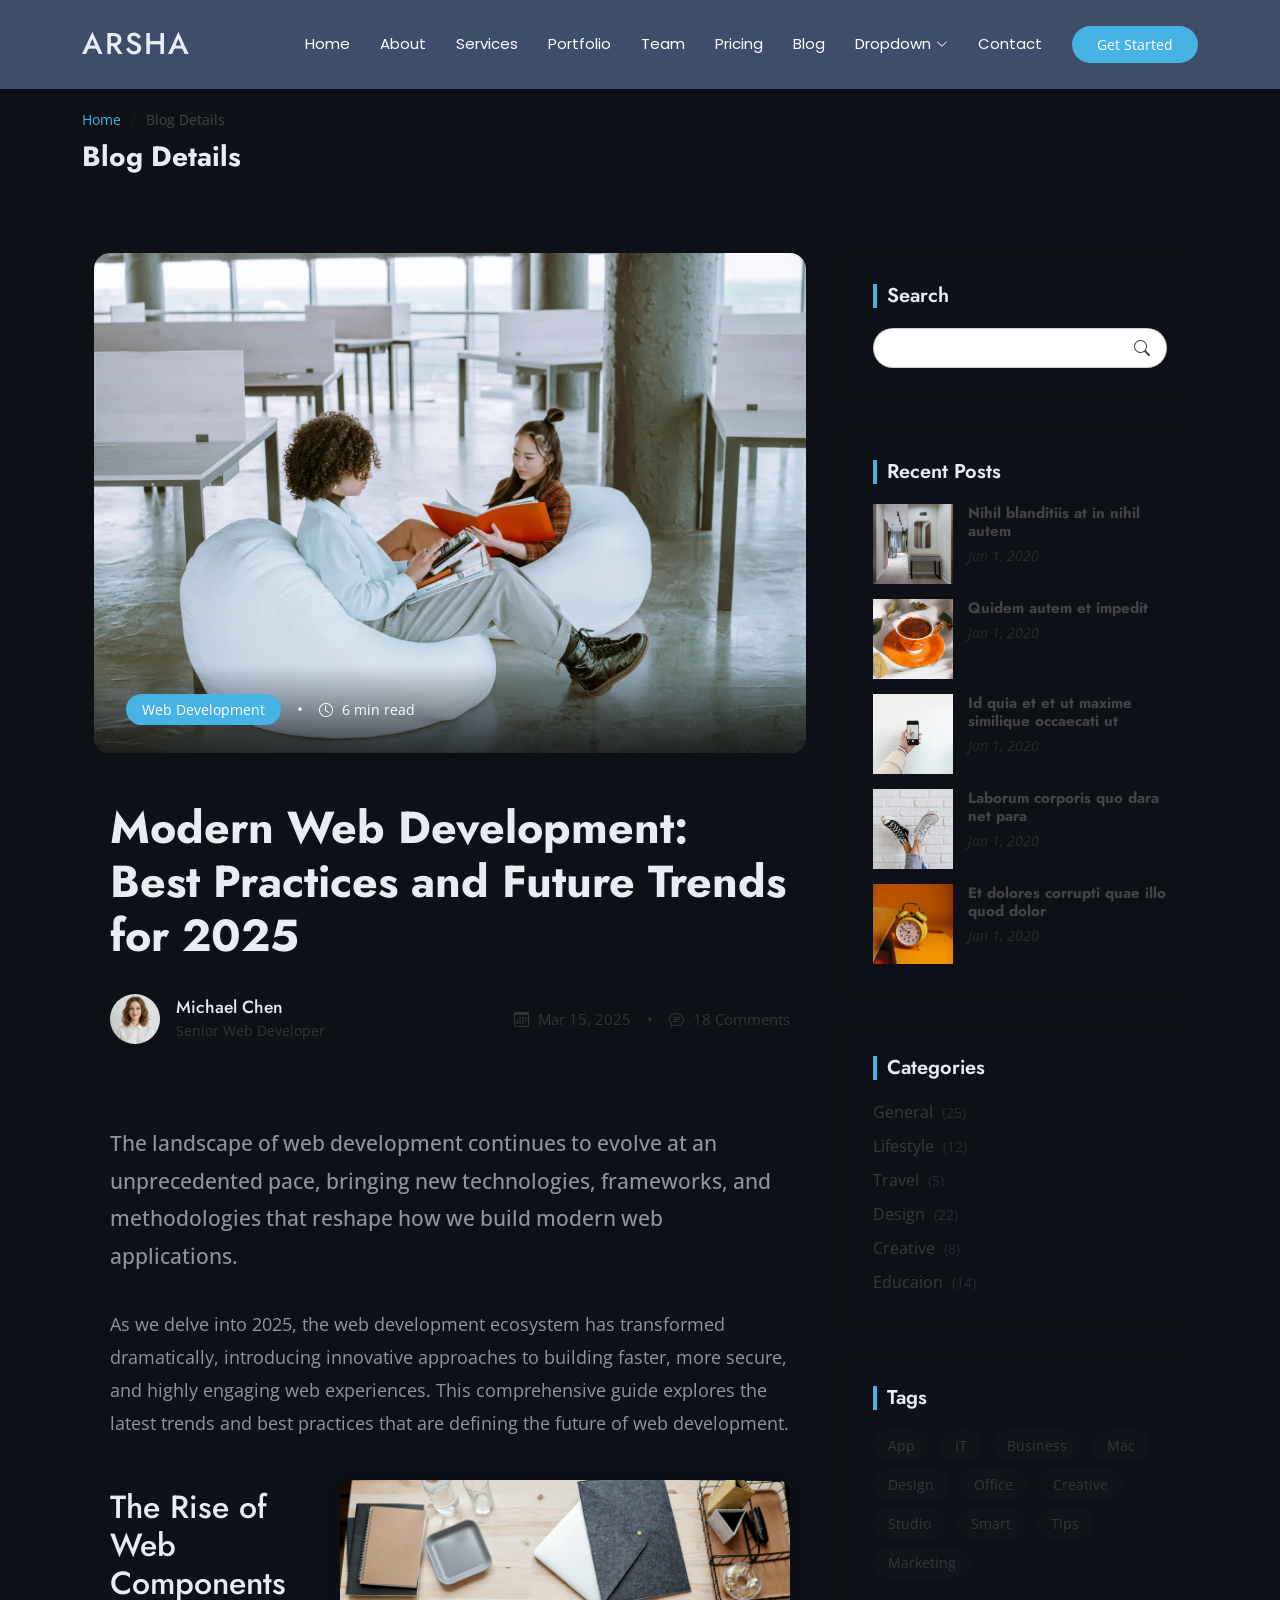
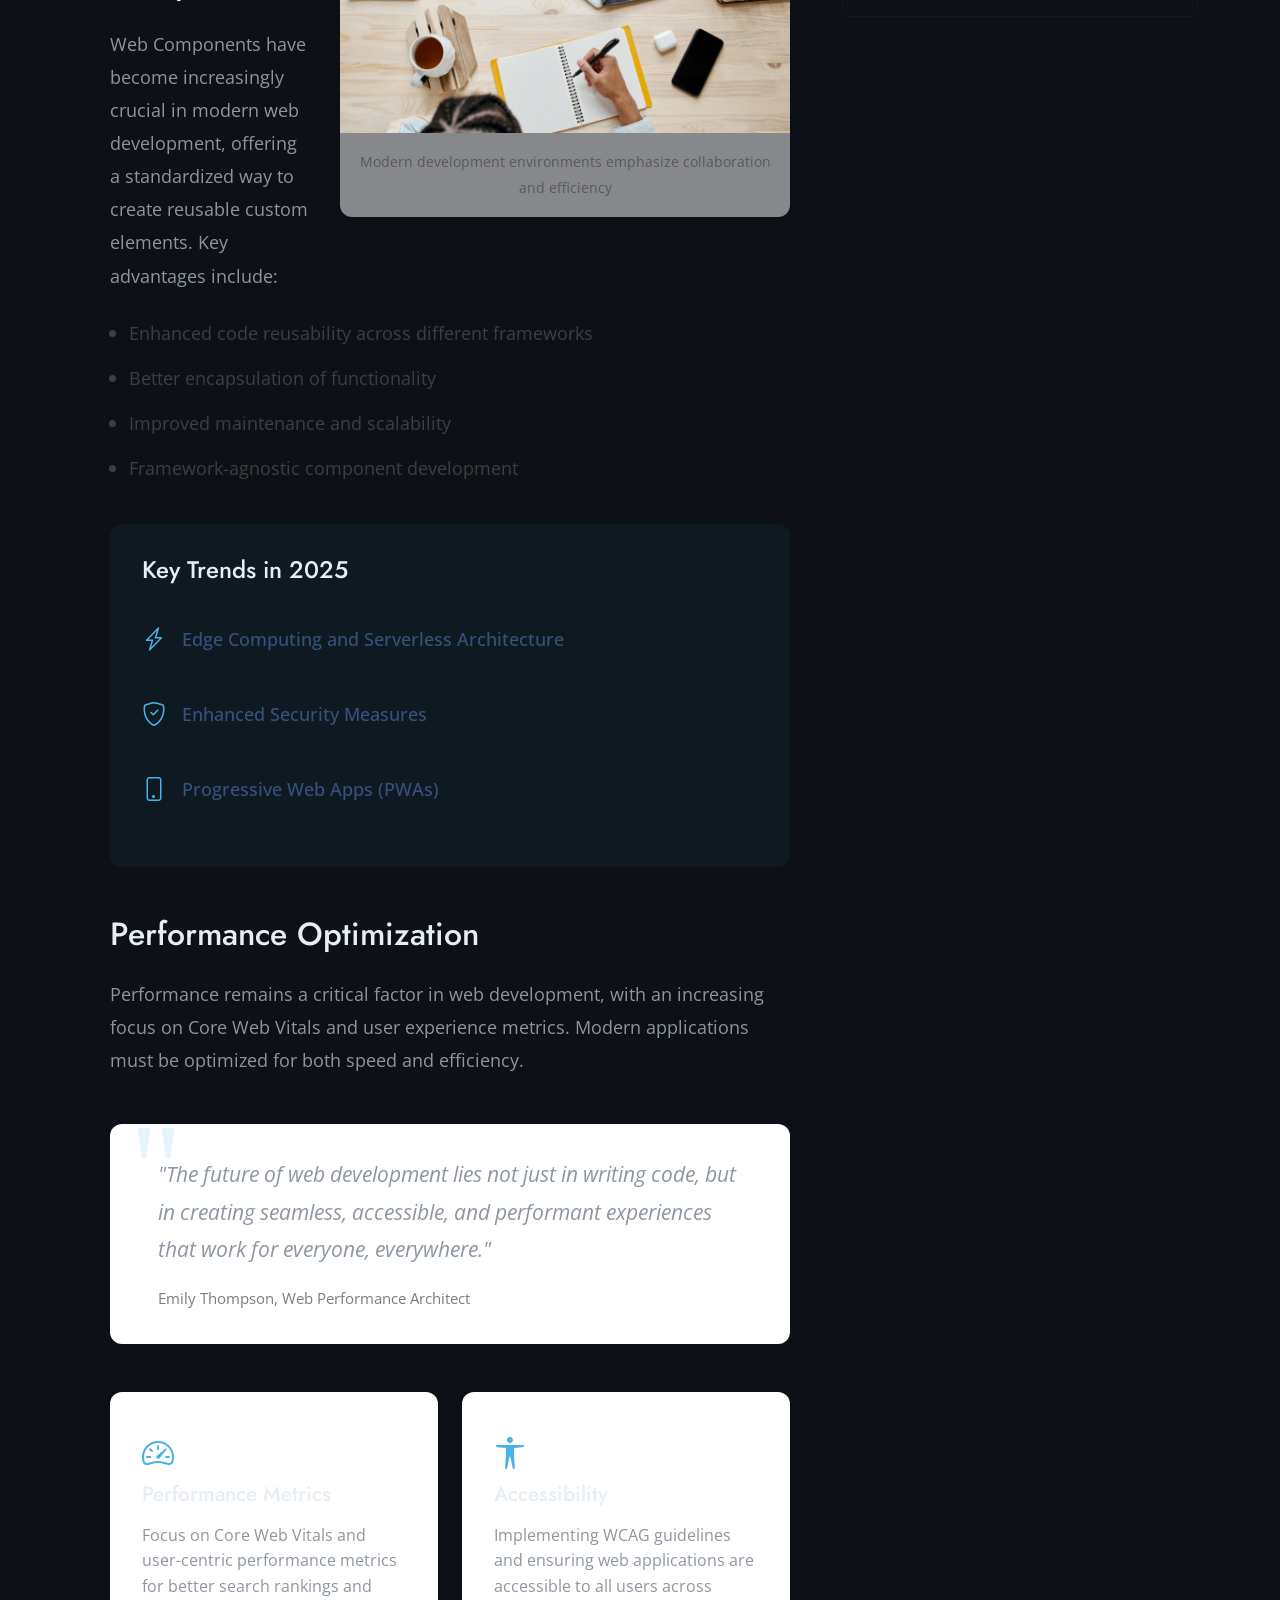
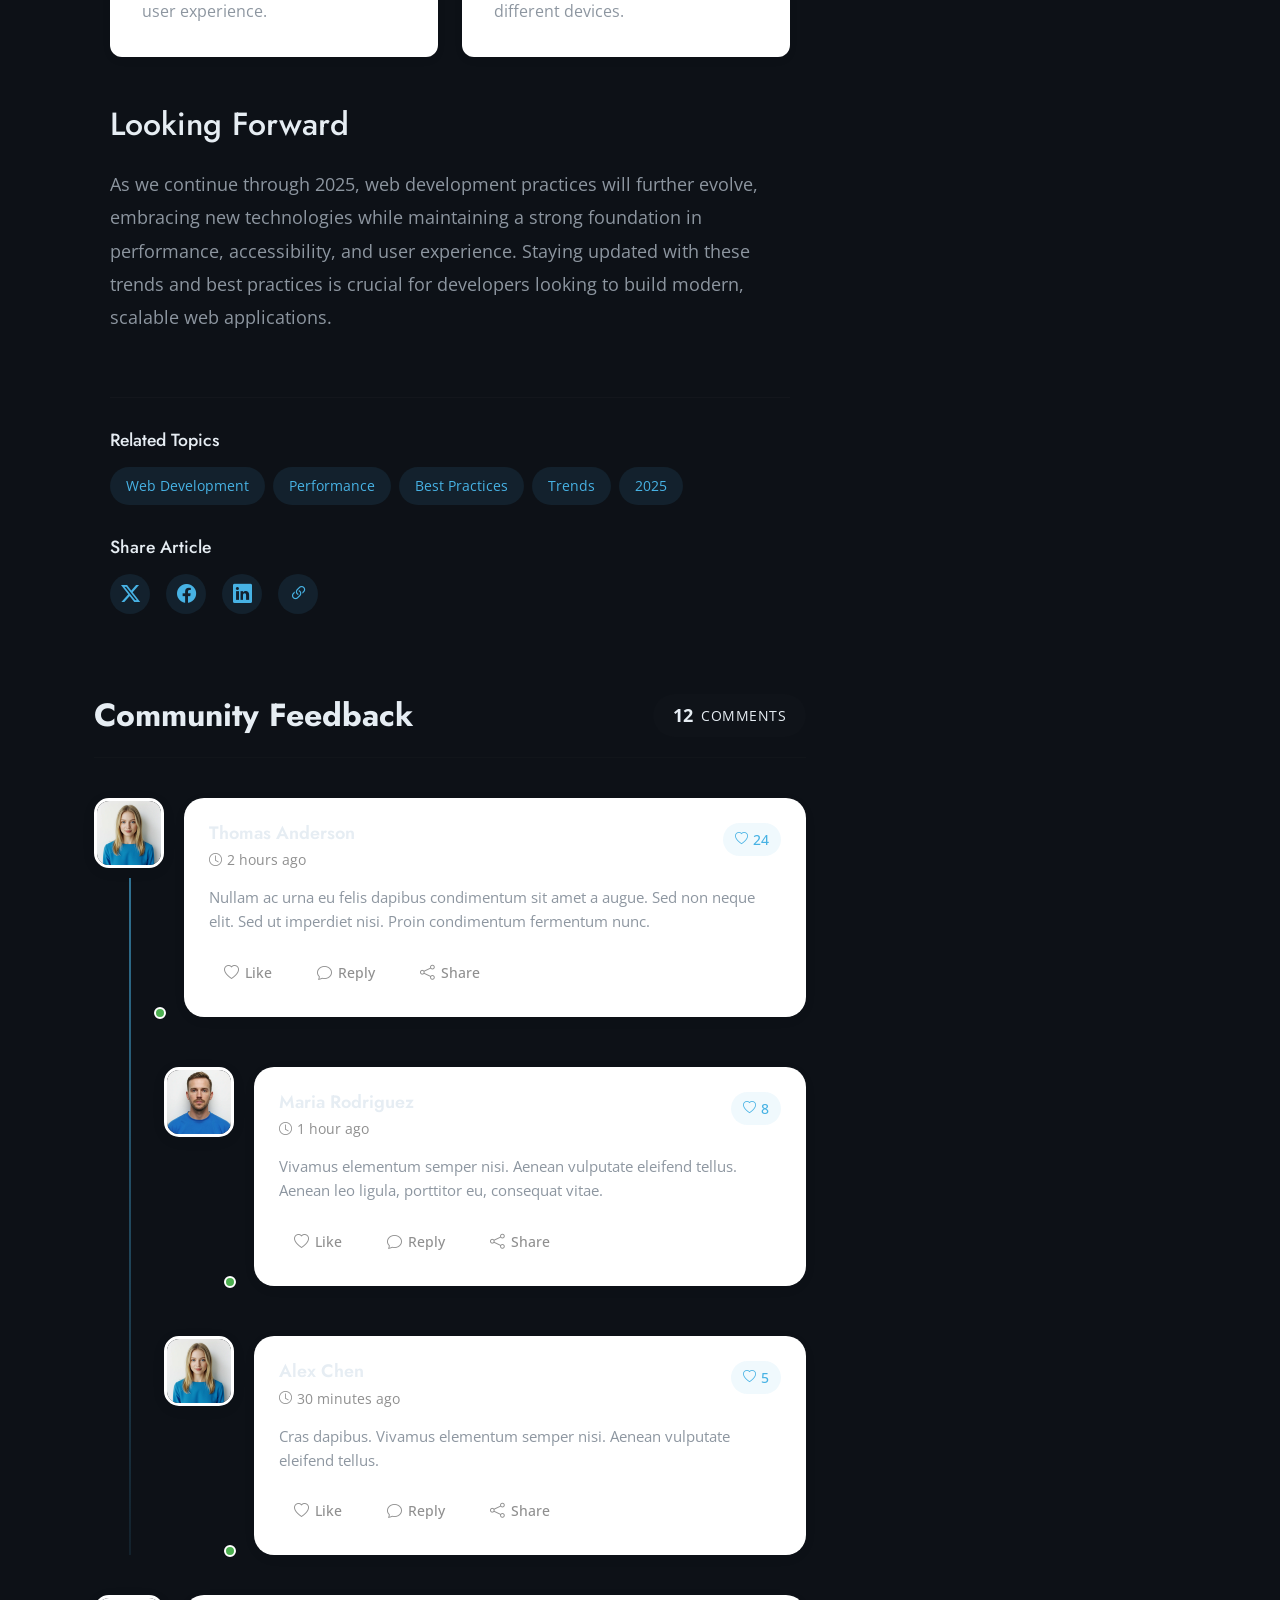
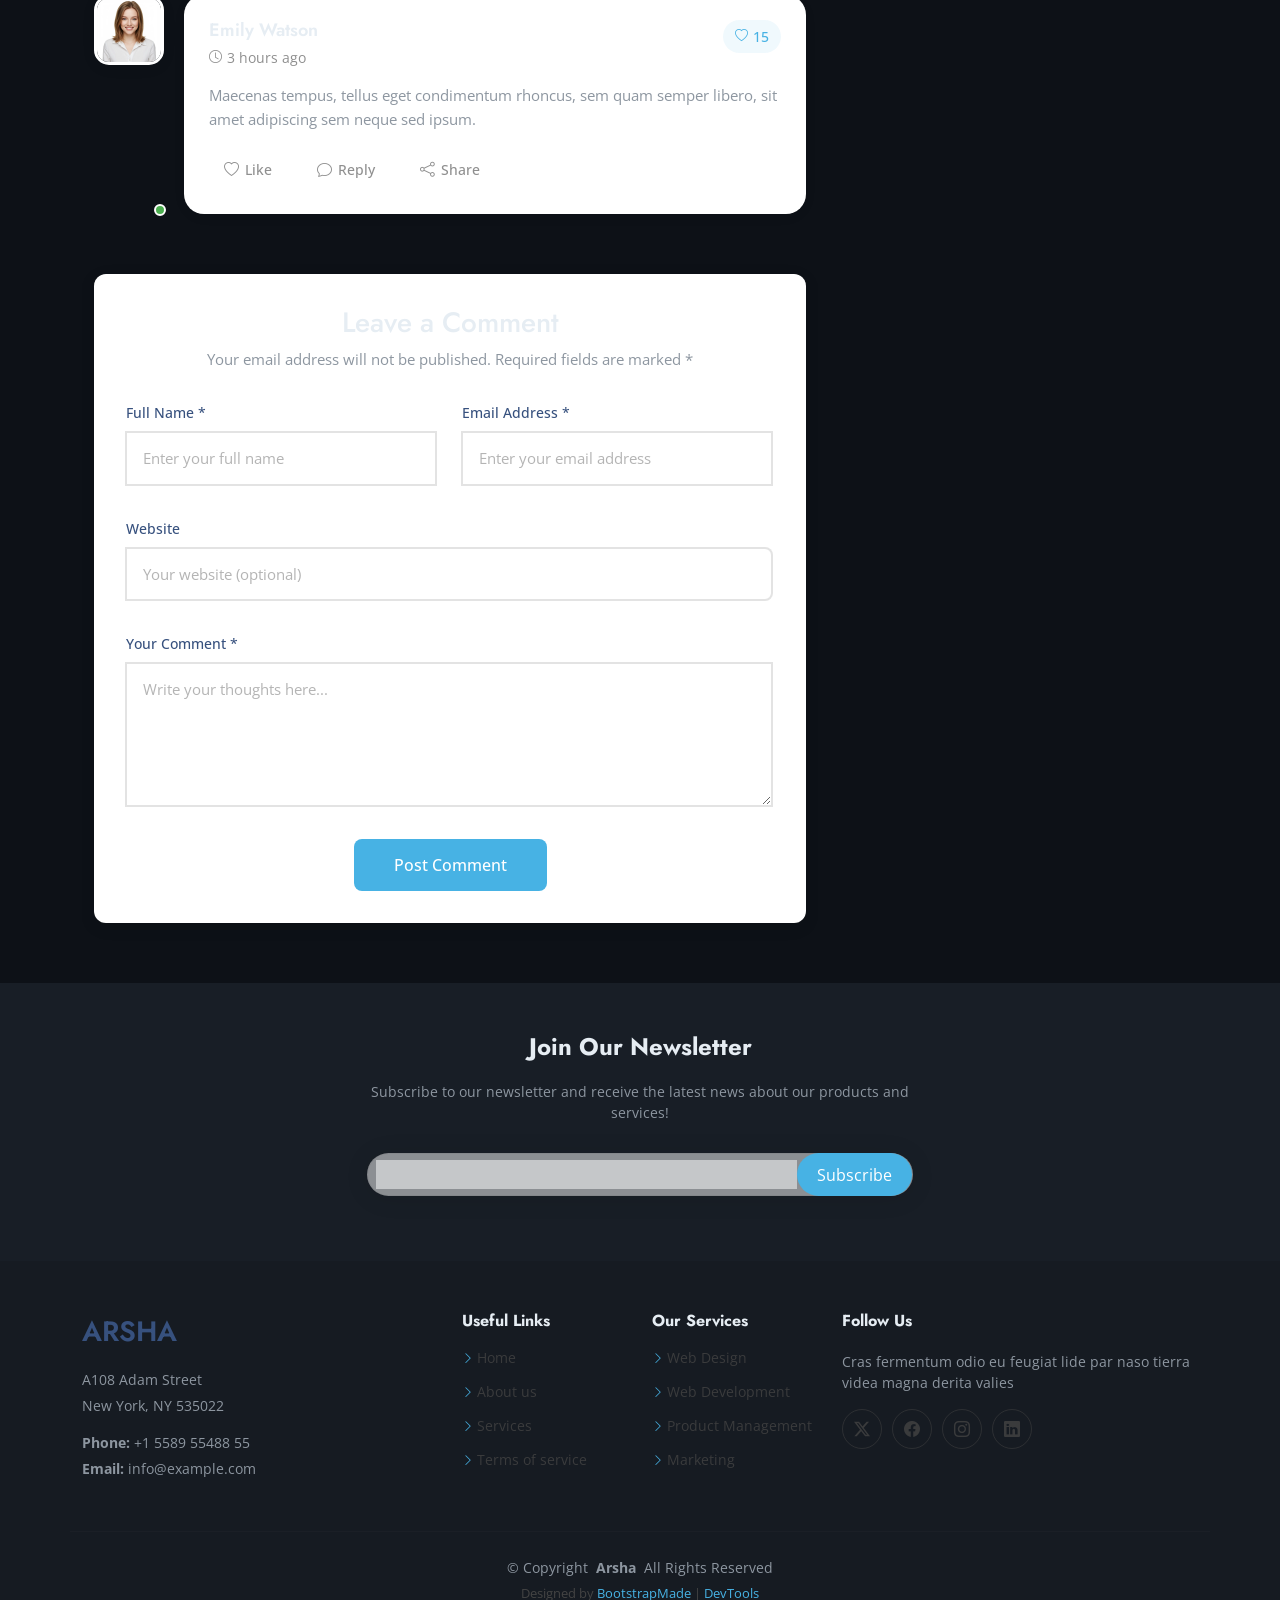
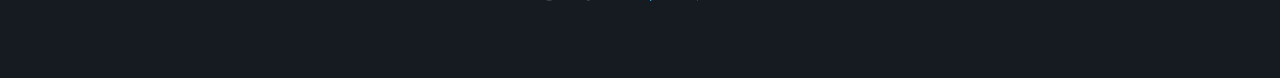
<file: blog-details.html>
<!DOCTYPE html>
<html lang="en">

<head>
  <meta charset="utf-8">
  <meta content="width=device-width, initial-scale=1.0" name="viewport">
  <title>Blog Details - Arsha Bootstrap Template</title>
  <meta name="description" content="">
  <meta name="keywords" content="">

  <!-- Favicons -->
  <link href="assets/img/favicon.png" rel="icon">
  <link href="assets/img/apple-touch-icon.png" rel="apple-touch-icon">

  <!-- Fonts -->
  <link href="https://fonts.googleapis.com" rel="preconnect">
  <link href="https://fonts.gstatic.com" rel="preconnect" crossorigin>
  <link href="https://fonts.googleapis.com/css2?family=Open+Sans:ital,wght@0,300;0,400;0,500;0,600;0,700;0,800;1,300;1,400;1,500;1,600;1,700;1,800&family=Poppins:ital,wght@0,100;0,200;0,300;0,400;0,500;0,600;0,700;0,800;0,900;1,100;1,200;1,300;1,400;1,500;1,600;1,700;1,800;1,900&family=Jost:ital,wght@0,100;0,200;0,300;0,400;0,500;0,600;0,700;0,800;0,900;1,100;1,200;1,300;1,400;1,500;1,600;1,700;1,800;1,900&display=swap" rel="stylesheet">

  <!-- Vendor CSS Files -->
  <link href="assets/vendor/bootstrap/css/bootstrap.min.css" rel="stylesheet">
  <link href="assets/vendor/bootstrap-icons/bootstrap-icons.css" rel="stylesheet">
  <link href="assets/vendor/aos/aos.css" rel="stylesheet">
  <link href="assets/vendor/glightbox/css/glightbox.min.css" rel="stylesheet">
  <link href="assets/vendor/swiper/swiper-bundle.min.css" rel="stylesheet">

  <!-- Main CSS File -->
  <link href="assets/css/main.css" rel="stylesheet">

  <!-- =======================================================
  * Template Name: Arsha
  * Template URL: https://bootstrapmade.com/arsha-free-bootstrap-html-template-corporate/
  * Updated: Feb 22 2025 with Bootstrap v5.3.3
  * Author: BootstrapMade.com
  * License: https://bootstrapmade.com/license/
  ======================================================== -->
</head>

<body class="blog-details-page">

  <header id="header" class="header d-flex align-items-center sticky-top">
    <div class="container-fluid container-xl position-relative d-flex align-items-center">

      <a href="index.html" class="logo d-flex align-items-center me-auto">
        <!-- Uncomment the line below if you also wish to use an image logo -->
        <!-- <img src="assets/img/logo.webp" alt=""> -->
        <h1 class="sitename">Arsha</h1>
      </a>

      <nav id="navmenu" class="navmenu">
        <ul>
          <li><a href="#hero">Home</a></li>
          <li><a href="#about">About</a></li>
          <li><a href="#services">Services</a></li>
          <li><a href="#portfolio">Portfolio</a></li>
          <li><a href="#team">Team</a></li>
          <li><a href="#pricing">Pricing</a></li>
          <li><a href="blog.html">Blog</a></li>
          <li class="dropdown"><a href="#"><span>Dropdown</span> <i class="bi bi-chevron-down toggle-dropdown"></i></a>
            <ul>
              <li><a href="#">Dropdown 1</a></li>
              <li class="dropdown"><a href="#"><span>Deep Dropdown</span> <i class="bi bi-chevron-down toggle-dropdown"></i></a>
                <ul>
                  <li><a href="#">Deep Dropdown 1</a></li>
                  <li><a href="#">Deep Dropdown 2</a></li>
                  <li><a href="#">Deep Dropdown 3</a></li>
                  <li><a href="#">Deep Dropdown 4</a></li>
                  <li><a href="#">Deep Dropdown 5</a></li>
                </ul>
              </li>
              <li><a href="#">Dropdown 2</a></li>
              <li><a href="#">Dropdown 3</a></li>
              <li><a href="#">Dropdown 4</a></li>
            </ul>
          </li>
          <li><a href="#contact">Contact</a></li>
        </ul>
        <i class="mobile-nav-toggle d-xl-none bi bi-list"></i>
      </nav>

      <a class="btn-getstarted" href="#about">Get Started</a>

    </div>
  </header>

  <main class="main">

    <!-- Page Title -->
    <div class="page-title" data-aos="fade">
      <div class="container">
        <nav class="breadcrumbs">
          <ol>
            <li><a href="index.html">Home</a></li>
            <li class="current">Blog Details</li>
          </ol>
        </nav>
        <h1>Blog Details</h1>
      </div>
    </div><!-- End Page Title -->

    <div class="container">
      <div class="row">

        <div class="col-lg-8">

          <!-- Blog Details Section -->
          <section id="blog-details" class="blog-details section">
            <div class="container" data-aos="fade-up">

              <article class="article">

                <div class="hero-img" data-aos="zoom-in">
                  <img src="assets/img/blog/blog-post-3.webp" alt="Featured blog image" class="img-fluid" loading="lazy">
                  <div class="meta-overlay">
                    <div class="meta-categories">
                      <a href="#" class="category">Web Development</a>
                      <span class="divider">•</span>
                      <span class="reading-time"><i class="bi bi-clock"></i> 6 min read</span>
                    </div>
                  </div>
                </div>

                <div class="article-content" data-aos="fade-up" data-aos-delay="100">
                  <div class="content-header">
                    <h1 class="title">Modern Web Development: Best Practices and Future Trends for 2025</h1>

                    <div class="author-info">
                      <div class="author-details">
                        <img src="assets/img/person/person-f-8.webp" alt="Author" class="author-img">
                        <div class="info">
                          <h4>Michael Chen</h4>
                          <span class="role">Senior Web Developer</span>
                        </div>
                      </div>
                      <div class="post-meta">
                        <span class="date"><i class="bi bi-calendar3"></i> Mar 15, 2025</span>
                        <span class="divider">•</span>
                        <span class="comments"><i class="bi bi-chat-text"></i> 18 Comments</span>
                      </div>
                    </div>
                  </div>

                  <div class="content">
                    <p class="lead">
                      The landscape of web development continues to evolve at an unprecedented pace, bringing new technologies, frameworks, and methodologies that reshape how we build modern web applications.
                    </p>

                    <p>
                      As we delve into 2025, the web development ecosystem has transformed dramatically, introducing innovative approaches to building faster, more secure, and highly engaging web experiences. This comprehensive guide explores the latest trends and best practices that are defining the future of web development.
                    </p>

                    <div class="content-image right-aligned">
                      <img src="assets/img/blog/blog-hero-2.webp" class="img-fluid" alt="Modern web development tools" loading="lazy">
                      <figcaption>Modern development environments emphasize collaboration and efficiency</figcaption>
                    </div>

                    <h2>The Rise of Web Components</h2>
                    <p>
                      Web Components have become increasingly crucial in modern web development, offering a standardized way to create reusable custom elements. Key advantages include:
                    </p>
                    <ul>
                      <li>Enhanced code reusability across different frameworks</li>
                      <li>Better encapsulation of functionality</li>
                      <li>Improved maintenance and scalability</li>
                      <li>Framework-agnostic component development</li>
                    </ul>

                    <div class="highlight-box">
                      <h3>Key Trends in 2025</h3>
                      <ul class="trend-list">
                        <li>
                          <i class="bi bi-lightning-charge"></i>
                          <span>Edge Computing and Serverless Architecture</span>
                        </li>
                        <li>
                          <i class="bi bi-shield-check"></i>
                          <span>Enhanced Security Measures</span>
                        </li>
                        <li>
                          <i class="bi bi-phone"></i>
                          <span>Progressive Web Apps (PWAs)</span>
                        </li>
                      </ul>
                    </div>

                    <h2>Performance Optimization</h2>
                    <p>
                      Performance remains a critical factor in web development, with an increasing focus on Core Web Vitals and user experience metrics. Modern applications must be optimized for both speed and efficiency.
                    </p>

                    <blockquote>
                      <p>
                        "The future of web development lies not just in writing code, but in creating seamless, accessible, and performant experiences that work for everyone, everywhere."
                      </p>
                      <cite>Emily Thompson, Web Performance Architect</cite>
                    </blockquote>

                    <div class="content-grid">
                      <div class="row g-4">
                        <div class="col-md-6">
                          <div class="info-card">
                            <i class="bi bi-speedometer2"></i>
                            <h4>Performance Metrics</h4>
                            <p>Focus on Core Web Vitals and user-centric performance metrics for better search rankings and user experience.</p>
                          </div>
                        </div>
                        <div class="col-md-6">
                          <div class="info-card">
                            <i class="bi bi-universal-access"></i>
                            <h4>Accessibility</h4>
                            <p>Implementing WCAG guidelines and ensuring web applications are accessible to all users across different devices.</p>
                          </div>
                        </div>
                      </div>
                    </div>

                    <h2>Looking Forward</h2>
                    <p>
                      As we continue through 2025, web development practices will further evolve, embracing new technologies while maintaining a strong foundation in performance, accessibility, and user experience. Staying updated with these trends and best practices is crucial for developers looking to build modern, scalable web applications.
                    </p>
                  </div>

                  <div class="meta-bottom">
                    <div class="tags-section">
                      <h4>Related Topics</h4>
                      <div class="tags">
                        <a href="#" class="tag">Web Development</a>
                        <a href="#" class="tag">Performance</a>
                        <a href="#" class="tag">Best Practices</a>
                        <a href="#" class="tag">Trends</a>
                        <a href="#" class="tag">2025</a>
                      </div>
                    </div>

                    <div class="share-section">
                      <h4>Share Article</h4>
                      <div class="social-links">
                        <a href="#" class="twitter"><i class="bi bi-twitter-x"></i></a>
                        <a href="#" class="facebook"><i class="bi bi-facebook"></i></a>
                        <a href="#" class="linkedin"><i class="bi bi-linkedin"></i></a>
                        <a href="#" class="copy-link" title="Copy Link"><i class="bi bi-link-45deg"></i></a>
                      </div>
                    </div>
                  </div>
                </div>

              </article>

            </div>
          </section><!-- /Blog Details Section -->

          <!-- Blog Comments Section -->
          <section id="blog-comments" class="blog-comments section">

            <div class="container" data-aos="fade-up" data-aos-delay="100">

              <div class="blog-comments-4">
                <div class="comments-header">
                  <h3 class="title">Community Feedback</h3>
                  <div class="comments-stats">
                    <span class="count">12</span>
                    <span class="label">Comments</span>
                  </div>
                </div>

                <div class="comments-container">
                  <!-- Comment #1 -->
                  <div class="comment-thread">
                    <div class="comment-box">
                      <div class="comment-wrapper">
                        <div class="avatar-wrapper">
                          <img src="assets/img/person/person-f-9.webp" alt="Avatar" loading="lazy">
                          <span class="status-indicator"></span>
                        </div>

                        <div class="comment-content">
                          <div class="comment-header">
                            <div class="user-info">
                              <h4>Thomas Anderson</h4>
                              <span class="time-badge">
                                <i class="bi bi-clock"></i>
                                2 hours ago
                              </span>
                            </div>
                            <div class="engagement">
                              <span class="likes">
                                <i class="bi bi-heart"></i>
                                24
                              </span>
                            </div>
                          </div>

                          <div class="comment-body">
                            <p>Nullam ac urna eu felis dapibus condimentum sit amet a augue. Sed non neque elit. Sed ut imperdiet nisi. Proin condimentum fermentum nunc.</p>
                          </div>

                          <div class="comment-actions">
                            <button class="action-btn like-btn" aria-label="Like comment">
                              <i class="bi bi-heart"></i>
                              <span>Like</span>
                            </button>
                            <button class="action-btn reply-btn" aria-label="Reply to comment">
                              <i class="bi bi-chat"></i>
                              <span>Reply</span>
                            </button>
                            <button class="action-btn share-btn" aria-label="Share comment">
                              <i class="bi bi-share"></i>
                              <span>Share</span>
                            </button>
                          </div>
                        </div>
                      </div>
                    </div>

                    <!-- Replies Container -->
                    <div class="replies-container">
                      <!-- Reply #1 -->
                      <div class="comment-box reply">
                        <div class="comment-wrapper">
                          <div class="avatar-wrapper">
                            <img src="assets/img/person/person-m-9.webp" alt="Avatar" loading="lazy">
                            <span class="status-indicator"></span>
                          </div>

                          <div class="comment-content">
                            <div class="comment-header">
                              <div class="user-info">
                                <h4>Maria Rodriguez</h4>
                                <span class="time-badge">
                                  <i class="bi bi-clock"></i>
                                  1 hour ago
                                </span>
                              </div>
                              <div class="engagement">
                                <span class="likes">
                                  <i class="bi bi-heart"></i>
                                  8
                                </span>
                              </div>
                            </div>

                            <div class="comment-body">
                              <p>Vivamus elementum semper nisi. Aenean vulputate eleifend tellus. Aenean leo ligula, porttitor eu, consequat vitae.</p>
                            </div>

                            <div class="comment-actions">
                              <button class="action-btn like-btn" aria-label="Like comment">
                                <i class="bi bi-heart"></i>
                                <span>Like</span>
                              </button>
                              <button class="action-btn reply-btn" aria-label="Reply to comment">
                                <i class="bi bi-chat"></i>
                                <span>Reply</span>
                              </button>
                              <button class="action-btn share-btn" aria-label="Share comment">
                                <i class="bi bi-share"></i>
                                <span>Share</span>
                              </button>
                            </div>
                          </div>
                        </div>
                      </div>

                      <!-- Reply #2 -->
                      <div class="comment-box reply">
                        <div class="comment-wrapper">
                          <div class="avatar-wrapper">
                            <img src="assets/img/person/person-f-9.webp" alt="Avatar" loading="lazy">
                            <span class="status-indicator"></span>
                          </div>

                          <div class="comment-content">
                            <div class="comment-header">
                              <div class="user-info">
                                <h4>Alex Chen</h4>
                                <span class="time-badge">
                                  <i class="bi bi-clock"></i>
                                  30 minutes ago
                                </span>
                              </div>
                              <div class="engagement">
                                <span class="likes">
                                  <i class="bi bi-heart"></i>
                                  5
                                </span>
                              </div>
                            </div>

                            <div class="comment-body">
                              <p>Cras dapibus. Vivamus elementum semper nisi. Aenean vulputate eleifend tellus.</p>
                            </div>

                            <div class="comment-actions">
                              <button class="action-btn like-btn" aria-label="Like comment">
                                <i class="bi bi-heart"></i>
                                <span>Like</span>
                              </button>
                              <button class="action-btn reply-btn" aria-label="Reply to comment">
                                <i class="bi bi-chat"></i>
                                <span>Reply</span>
                              </button>
                              <button class="action-btn share-btn" aria-label="Share comment">
                                <i class="bi bi-share"></i>
                                <span>Share</span>
                              </button>
                            </div>
                          </div>
                        </div>
                      </div>
                    </div>
                  </div>

                  <!-- Comment #2 -->
                  <div class="comment-thread">
                    <div class="comment-box">
                      <div class="comment-wrapper">
                        <div class="avatar-wrapper">
                          <img src="assets/img/person/person-f-7.webp" alt="Avatar" loading="lazy">
                          <span class="status-indicator"></span>
                        </div>

                        <div class="comment-content">
                          <div class="comment-header">
                            <div class="user-info">
                              <h4>Emily Watson</h4>
                              <span class="time-badge">
                                <i class="bi bi-clock"></i>
                                3 hours ago
                              </span>
                            </div>
                            <div class="engagement">
                              <span class="likes">
                                <i class="bi bi-heart"></i>
                                15
                              </span>
                            </div>
                          </div>

                          <div class="comment-body">
                            <p>Maecenas tempus, tellus eget condimentum rhoncus, sem quam semper libero, sit amet adipiscing sem neque sed ipsum.</p>
                          </div>

                          <div class="comment-actions">
                            <button class="action-btn like-btn" aria-label="Like comment">
                              <i class="bi bi-heart"></i>
                              <span>Like</span>
                            </button>
                            <button class="action-btn reply-btn" aria-label="Reply to comment">
                              <i class="bi bi-chat"></i>
                              <span>Reply</span>
                            </button>
                            <button class="action-btn share-btn" aria-label="Share comment">
                              <i class="bi bi-share"></i>
                              <span>Share</span>
                            </button>
                          </div>
                        </div>
                      </div>
                    </div>
                  </div>
                </div>
              </div>

            </div>

          </section><!-- /Blog Comments Section -->

          <!-- Blog Comment Form Section -->
          <section id="blog-comment-form" class="blog-comment-form section">

            <div class="container" data-aos="fade-up" data-aos-delay="100">

              <form method="post" role="form">

                <div class="form-header">
                  <h3>Leave a Comment</h3>
                  <p>Your email address will not be published. Required fields are marked *</p>
                </div>

                <div class="row gy-3">
                  <div class="col-md-6">
                    <div class="input-group">
                      <label for="name">Full Name *</label>
                      <input type="text" name="name" id="name" placeholder="Enter your full name" required="">
                      <span class="error-text">Please enter your name</span>
                    </div>
                  </div>

                  <div class="col-md-6">
                    <div class="input-group">
                      <label for="email">Email Address *</label>
                      <input type="email" name="email" id="email" placeholder="Enter your email address" required="">
                      <span class="error-text">Please enter a valid email address</span>
                    </div>
                  </div>

                  <div class="col-12">
                    <div class="input-group">
                      <label for="website">Website</label>
                      <input type="url" name="website" id="website" placeholder="Your website (optional)">
                    </div>
                  </div>

                  <div class="col-12">
                    <div class="input-group">
                      <label for="comment">Your Comment *</label>
                      <textarea name="comment" id="comment" rows="5" placeholder="Write your thoughts here..." required=""></textarea>
                      <span class="error-text">Please enter your comment</span>
                    </div>
                  </div>

                  <div class="col-12 text-center">
                    <button type="submit">Post Comment</button>
                  </div>
                </div>

              </form>

            </div>

          </section><!-- /Blog Comment Form Section -->

        </div>

        <div class="col-lg-4 sidebar">

          <div class="widgets-container" data-aos="fade-up" data-aos-delay="200">

            <!-- Search Widget -->
            <div class="search-widget widget-item">

              <h3 class="widget-title">Search</h3>
              <form action="">
                <input type="text">
                <button type="submit" title="Search"><i class="bi bi-search"></i></button>
              </form>

            </div><!--/Search Widget -->

            <!-- Recent Posts Widget -->
            <div class="recent-posts-widget widget-item">

              <h3 class="widget-title">Recent Posts</h3>

              <div class="post-item">
                <img src="assets/img/blog/blog-post-square-1.webp" alt="" class="flex-shrink-0">
                <div>
                  <h4><a href="blog-details.html">Nihil blanditiis at in nihil autem</a></h4>
                  <time datetime="2020-01-01">Jan 1, 2020</time>
                </div>
              </div><!-- End recent post item-->

              <div class="post-item">
                <img src="assets/img/blog/blog-post-square-2.webp" alt="" class="flex-shrink-0">
                <div>
                  <h4><a href="blog-details.html">Quidem autem et impedit</a></h4>
                  <time datetime="2020-01-01">Jan 1, 2020</time>
                </div>
              </div><!-- End recent post item-->

              <div class="post-item">
                <img src="assets/img/blog/blog-post-square-3.webp" alt="" class="flex-shrink-0">
                <div>
                  <h4><a href="blog-details.html">Id quia et et ut maxime similique occaecati ut</a></h4>
                  <time datetime="2020-01-01">Jan 1, 2020</time>
                </div>
              </div><!-- End recent post item-->

              <div class="post-item">
                <img src="assets/img/blog/blog-post-square-4.webp" alt="" class="flex-shrink-0">
                <div>
                  <h4><a href="blog-details.html">Laborum corporis quo dara net para</a></h4>
                  <time datetime="2020-01-01">Jan 1, 2020</time>
                </div>
              </div><!-- End recent post item-->

              <div class="post-item">
                <img src="assets/img/blog/blog-post-square-5.webp" alt="" class="flex-shrink-0">
                <div>
                  <h4><a href="blog-details.html">Et dolores corrupti quae illo quod dolor</a></h4>
                  <time datetime="2020-01-01">Jan 1, 2020</time>
                </div>
              </div><!-- End recent post item-->

            </div><!--/Recent Posts Widget -->

            <!-- Categories Widget -->
            <div class="categories-widget widget-item">

              <h3 class="widget-title">Categories</h3>
              <ul class="mt-3">
                <li><a href="#">General <span>(25)</span></a></li>
                <li><a href="#">Lifestyle <span>(12)</span></a></li>
                <li><a href="#">Travel <span>(5)</span></a></li>
                <li><a href="#">Design <span>(22)</span></a></li>
                <li><a href="#">Creative <span>(8)</span></a></li>
                <li><a href="#">Educaion <span>(14)</span></a></li>
              </ul>

            </div><!--/Categories Widget -->

            <!-- Tags Widget -->
            <div class="tags-widget widget-item">

              <h3 class="widget-title">Tags</h3>
              <ul>
                <li><a href="#">App</a></li>
                <li><a href="#">IT</a></li>
                <li><a href="#">Business</a></li>
                <li><a href="#">Mac</a></li>
                <li><a href="#">Design</a></li>
                <li><a href="#">Office</a></li>
                <li><a href="#">Creative</a></li>
                <li><a href="#">Studio</a></li>
                <li><a href="#">Smart</a></li>
                <li><a href="#">Tips</a></li>
                <li><a href="#">Marketing</a></li>
              </ul>

            </div><!--/Tags Widget -->

          </div>

        </div>

      </div>
    </div>

  </main>

  <footer id="footer" class="footer">

    <div class="footer-newsletter">
      <div class="container">
        <div class="row justify-content-center text-center">
          <div class="col-lg-6">
            <h4>Join Our Newsletter</h4>
            <p>Subscribe to our newsletter and receive the latest news about our products and services!</p>
            <form action="forms/newsletter.php" method="post" class="php-email-form">
              <div class="newsletter-form"><input type="email" name="email"><input type="submit" value="Subscribe"></div>
              <div class="loading">Loading</div>
              <div class="error-message"></div>
              <div class="sent-message">Your subscription request has been sent. Thank you!</div>
            </form>
          </div>
        </div>
      </div>
    </div>

    <div class="container footer-top">
      <div class="row gy-4">
        <div class="col-lg-4 col-md-6 footer-about">
          <a href="index.html" class="d-flex align-items-center">
            <span class="sitename">Arsha</span>
          </a>
          <div class="footer-contact pt-3">
            <p>A108 Adam Street</p>
            <p>New York, NY 535022</p>
            <p class="mt-3"><strong>Phone:</strong> <span>+1 5589 55488 55</span></p>
            <p><strong>Email:</strong> <span>info@example.com</span></p>
          </div>
        </div>

        <div class="col-lg-2 col-md-3 footer-links">
          <h4>Useful Links</h4>
          <ul>
            <li><i class="bi bi-chevron-right"></i> <a href="#">Home</a></li>
            <li><i class="bi bi-chevron-right"></i> <a href="#">About us</a></li>
            <li><i class="bi bi-chevron-right"></i> <a href="#">Services</a></li>
            <li><i class="bi bi-chevron-right"></i> <a href="#">Terms of service</a></li>
          </ul>
        </div>

        <div class="col-lg-2 col-md-3 footer-links">
          <h4>Our Services</h4>
          <ul>
            <li><i class="bi bi-chevron-right"></i> <a href="#">Web Design</a></li>
            <li><i class="bi bi-chevron-right"></i> <a href="#">Web Development</a></li>
            <li><i class="bi bi-chevron-right"></i> <a href="#">Product Management</a></li>
            <li><i class="bi bi-chevron-right"></i> <a href="#">Marketing</a></li>
          </ul>
        </div>

        <div class="col-lg-4 col-md-12">
          <h4>Follow Us</h4>
          <p>Cras fermentum odio eu feugiat lide par naso tierra videa magna derita valies</p>
          <div class="social-links d-flex">
            <a href=""><i class="bi bi-twitter-x"></i></a>
            <a href=""><i class="bi bi-facebook"></i></a>
            <a href=""><i class="bi bi-instagram"></i></a>
            <a href=""><i class="bi bi-linkedin"></i></a>
          </div>
        </div>

      </div>
    </div>

    <div class="container copyright text-center mt-4">
      <p>© <span>Copyright</span> <strong class="px-1 sitename">Arsha</strong> <span>All Rights Reserved</span></p>
      <div class="credits">
        <!-- All the links in the footer should remain intact. -->
        <!-- You can delete the links only if you've purchased the pro version. -->
        <!-- Licensing information: https://bootstrapmade.com/license/ -->
        <!-- Purchase the pro version with working PHP/AJAX contact form: [buy-url] -->
        Designed by <a href="https://bootstrapmade.com/">BootstrapMade</a> | <a href="https://bootstrapmade.com/tools/">DevTools</a>
      </div>
    </div>

  </footer>

  <!-- Scroll Top -->
  <a href="#" id="scroll-top" class="scroll-top d-flex align-items-center justify-content-center"><i class="bi bi-arrow-up-short"></i></a>

  <!-- Preloader -->
  <div id="preloader"></div>

  <!-- Vendor JS Files -->
  <script src="assets/vendor/bootstrap/js/bootstrap.bundle.min.js"></script>
  <script src="assets/vendor/php-email-form/validate.js"></script>
  <script src="assets/vendor/aos/aos.js"></script>
  <script src="assets/vendor/glightbox/js/glightbox.min.js"></script>
  <script src="assets/vendor/swiper/swiper-bundle.min.js"></script>
  <script src="assets/vendor/waypoints/noframework.waypoints.js"></script>
  <script src="assets/vendor/imagesloaded/imagesloaded.pkgd.min.js"></script>
  <script src="assets/vendor/isotope-layout/isotope.pkgd.min.js"></script>

  <!-- Main JS File -->
  <script src="assets/js/main.js"></script>

</body>

</html>
</file>
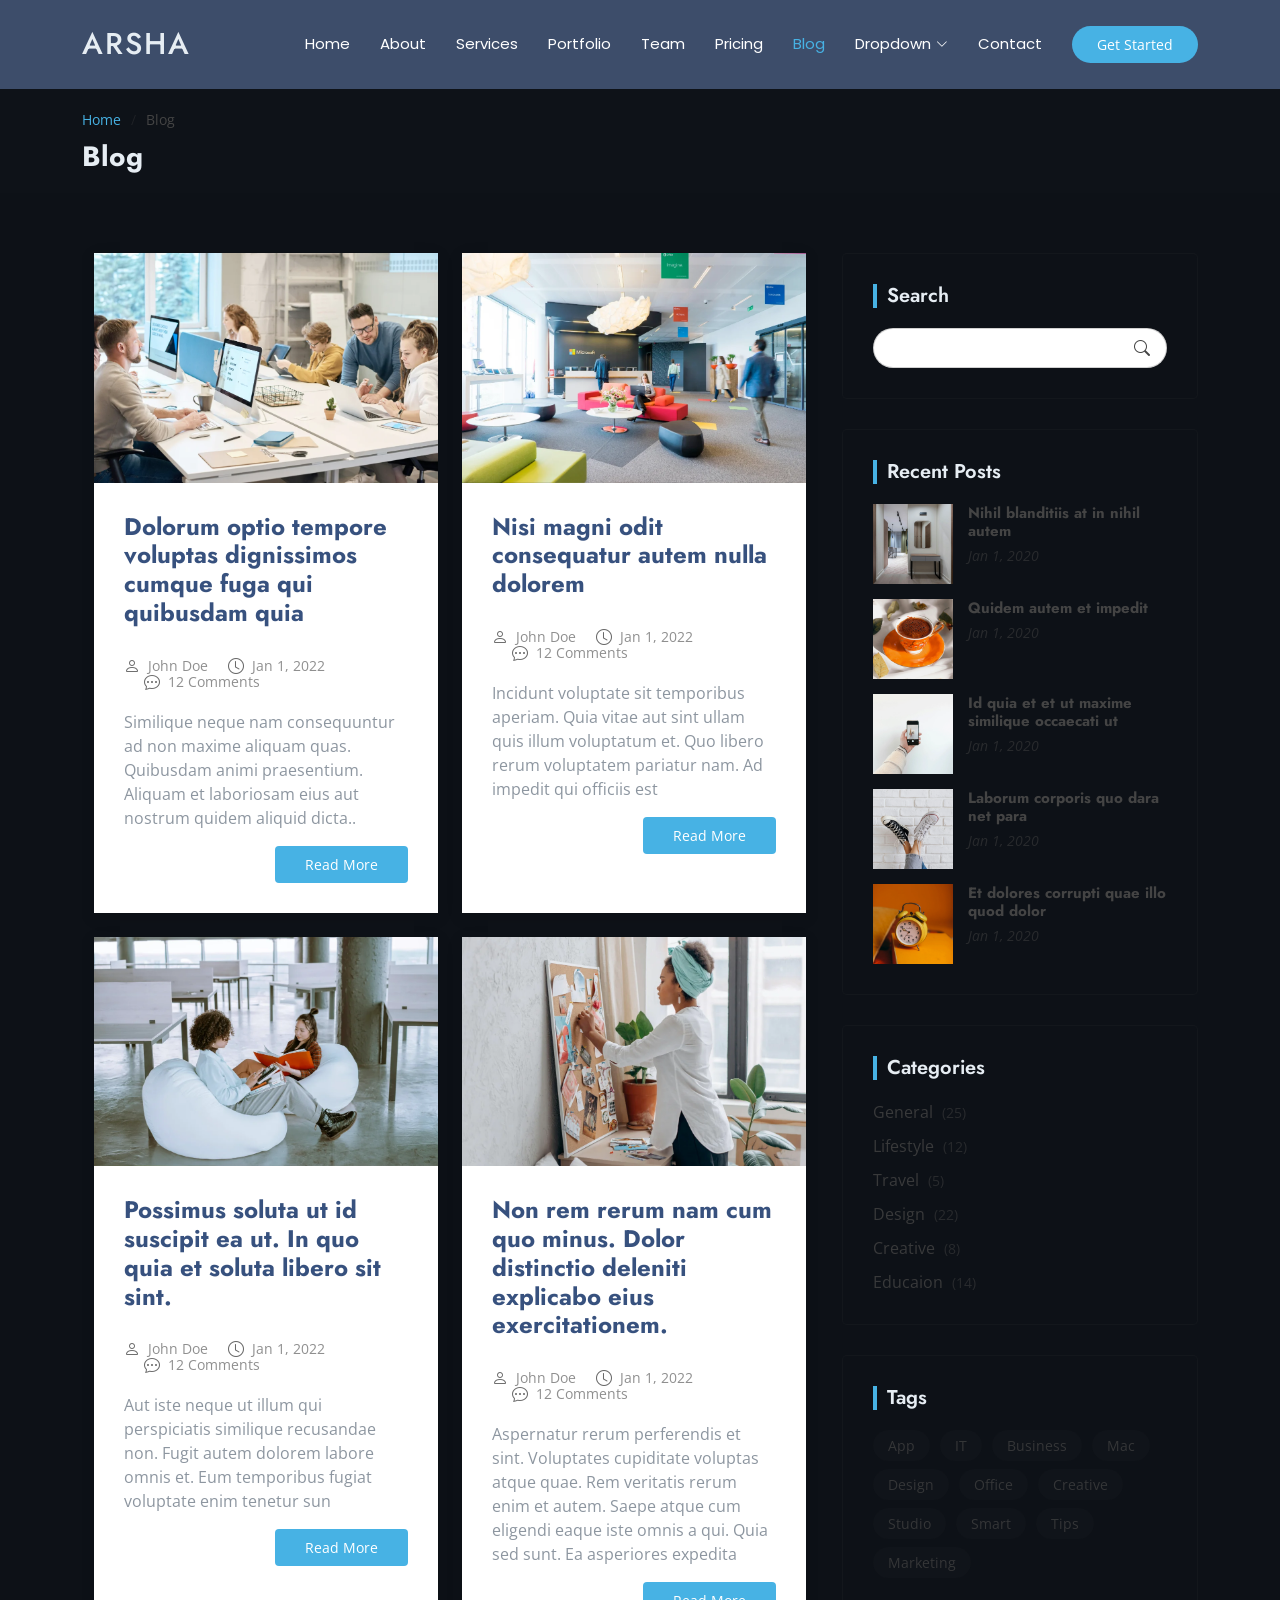
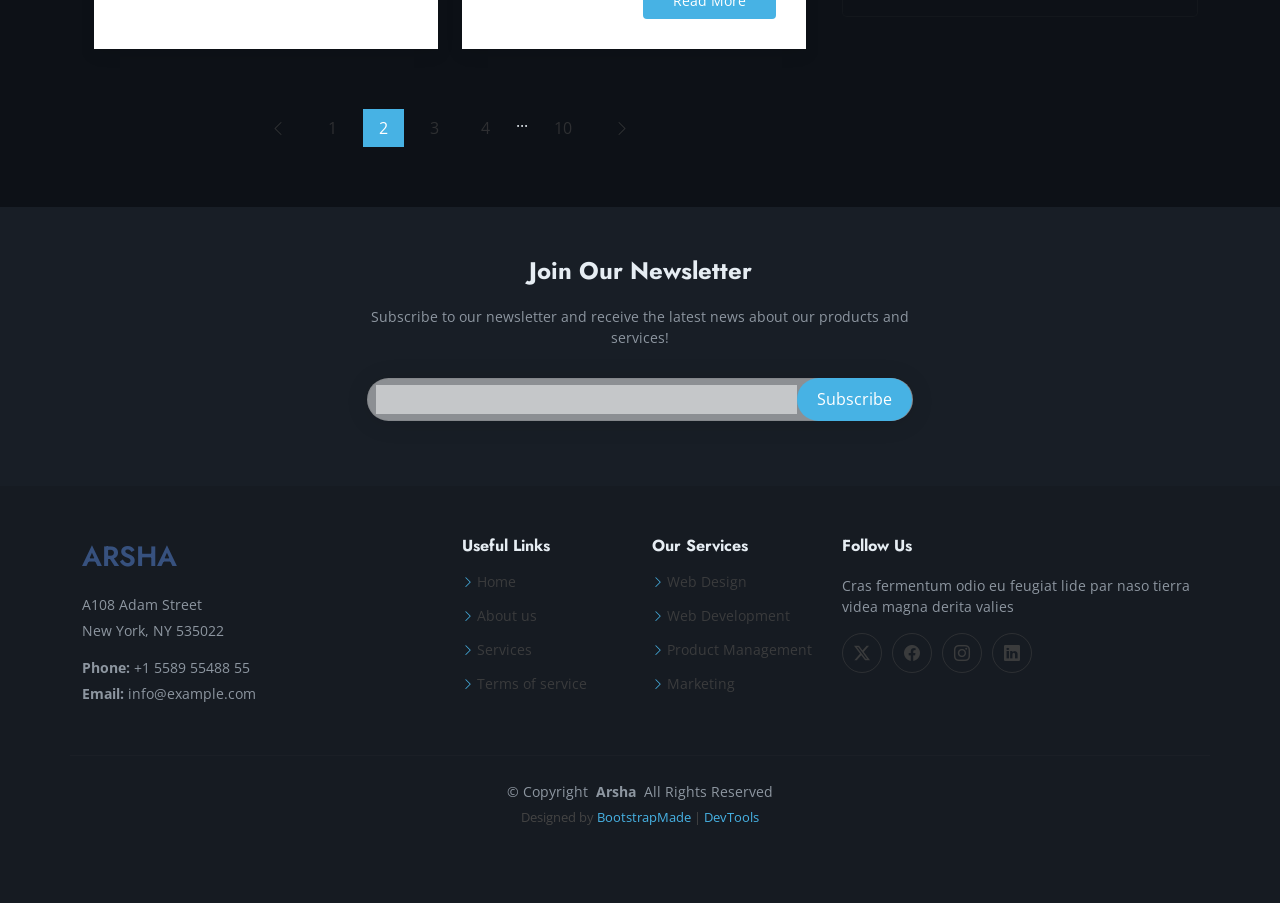
<file: blog.html>
<!DOCTYPE html>
<html lang="en">

<head>
  <meta charset="utf-8">
  <meta content="width=device-width, initial-scale=1.0" name="viewport">
  <title>Blog - Arsha Bootstrap Template</title>
  <meta name="description" content="">
  <meta name="keywords" content="">

  <!-- Favicons -->
  <link href="assets/img/favicon.png" rel="icon">
  <link href="assets/img/apple-touch-icon.png" rel="apple-touch-icon">

  <!-- Fonts -->
  <link href="https://fonts.googleapis.com" rel="preconnect">
  <link href="https://fonts.gstatic.com" rel="preconnect" crossorigin>
  <link href="https://fonts.googleapis.com/css2?family=Open+Sans:ital,wght@0,300;0,400;0,500;0,600;0,700;0,800;1,300;1,400;1,500;1,600;1,700;1,800&family=Poppins:ital,wght@0,100;0,200;0,300;0,400;0,500;0,600;0,700;0,800;0,900;1,100;1,200;1,300;1,400;1,500;1,600;1,700;1,800;1,900&family=Jost:ital,wght@0,100;0,200;0,300;0,400;0,500;0,600;0,700;0,800;0,900;1,100;1,200;1,300;1,400;1,500;1,600;1,700;1,800;1,900&display=swap" rel="stylesheet">

  <!-- Vendor CSS Files -->
  <link href="assets/vendor/bootstrap/css/bootstrap.min.css" rel="stylesheet">
  <link href="assets/vendor/bootstrap-icons/bootstrap-icons.css" rel="stylesheet">
  <link href="assets/vendor/aos/aos.css" rel="stylesheet">
  <link href="assets/vendor/glightbox/css/glightbox.min.css" rel="stylesheet">
  <link href="assets/vendor/swiper/swiper-bundle.min.css" rel="stylesheet">

  <!-- Main CSS File -->
  <link href="assets/css/main.css" rel="stylesheet">

  <!-- =======================================================
  * Template Name: Arsha
  * Template URL: https://bootstrapmade.com/arsha-free-bootstrap-html-template-corporate/
  * Updated: Feb 22 2025 with Bootstrap v5.3.3
  * Author: BootstrapMade.com
  * License: https://bootstrapmade.com/license/
  ======================================================== -->
</head>

<body class="blog-page">

  <header id="header" class="header d-flex align-items-center sticky-top">
    <div class="container-fluid container-xl position-relative d-flex align-items-center">

      <a href="index.html" class="logo d-flex align-items-center me-auto">
        <!-- Uncomment the line below if you also wish to use an image logo -->
        <!-- <img src="assets/img/logo.webp" alt=""> -->
        <h1 class="sitename">Arsha</h1>
      </a>

      <nav id="navmenu" class="navmenu">
        <ul>
          <li><a href="#hero">Home</a></li>
          <li><a href="#about">About</a></li>
          <li><a href="#services">Services</a></li>
          <li><a href="#portfolio">Portfolio</a></li>
          <li><a href="#team">Team</a></li>
          <li><a href="#pricing">Pricing</a></li>
          <li><a href="blog.html" class="active">Blog</a></li>
          <li class="dropdown"><a href="#"><span>Dropdown</span> <i class="bi bi-chevron-down toggle-dropdown"></i></a>
            <ul>
              <li><a href="#">Dropdown 1</a></li>
              <li class="dropdown"><a href="#"><span>Deep Dropdown</span> <i class="bi bi-chevron-down toggle-dropdown"></i></a>
                <ul>
                  <li><a href="#">Deep Dropdown 1</a></li>
                  <li><a href="#">Deep Dropdown 2</a></li>
                  <li><a href="#">Deep Dropdown 3</a></li>
                  <li><a href="#">Deep Dropdown 4</a></li>
                  <li><a href="#">Deep Dropdown 5</a></li>
                </ul>
              </li>
              <li><a href="#">Dropdown 2</a></li>
              <li><a href="#">Dropdown 3</a></li>
              <li><a href="#">Dropdown 4</a></li>
            </ul>
          </li>
          <li><a href="#contact">Contact</a></li>
        </ul>
        <i class="mobile-nav-toggle d-xl-none bi bi-list"></i>
      </nav>

      <a class="btn-getstarted" href="#about">Get Started</a>

    </div>
  </header>

  <main class="main">

    <!-- Page Title -->
    <div class="page-title" data-aos="fade">
      <div class="container">
        <nav class="breadcrumbs">
          <ol>
            <li><a href="index.html">Home</a></li>
            <li class="current">Blog</li>
          </ol>
        </nav>
        <h1>Blog</h1>
      </div>
    </div><!-- End Page Title -->

    <div class="container">
      <div class="row">

        <div class="col-lg-8">

          <!-- Blog Posts Section -->
          <section id="blog-posts" class="blog-posts section">

            <div class="container" data-aos="fade-up" data-aos-delay="100">

              <div class="row gy-4">

                <div class="col-lg-6">
                  <article>

                    <div class="post-img">
                      <img src="assets/img/blog/blog-post-1.webp" alt="" class="img-fluid">
                    </div>

                    <h2 class="title">
                      <a href="blog-details.html">Dolorum optio tempore voluptas dignissimos cumque fuga qui quibusdam quia</a>
                    </h2>

                    <div class="meta-top">
                      <ul>
                        <li class="d-flex align-items-center"><i class="bi bi-person"></i> <a href="blog-details.html">John Doe</a></li>
                        <li class="d-flex align-items-center"><i class="bi bi-clock"></i> <a href="blog-details.html"><time datetime="2022-01-01">Jan 1, 2022</time></a></li>
                        <li class="d-flex align-items-center"><i class="bi bi-chat-dots"></i> <a href="blog-details.html">12 Comments</a></li>
                      </ul>
                    </div>

                    <div class="content">
                      <p>
                        Similique neque nam consequuntur ad non maxime aliquam quas. Quibusdam animi praesentium. Aliquam et laboriosam eius aut nostrum quidem aliquid dicta..
                      </p>

                      <div class="read-more">
                        <a href="blog-details.html">Read More</a>
                      </div>
                    </div>

                  </article>
                </div><!-- End post list item -->

                <div class="col-lg-6">

                  <article>

                    <div class="post-img">
                      <img src="assets/img/blog/blog-post-2.webp" alt="" class="img-fluid">
                    </div>

                    <h2 class="title">
                      <a href="blog-details.html">Nisi magni odit consequatur autem nulla dolorem</a>
                    </h2>

                    <div class="meta-top">
                      <ul>
                        <li class="d-flex align-items-center"><i class="bi bi-person"></i> <a href="blog-details.html">John Doe</a></li>
                        <li class="d-flex align-items-center"><i class="bi bi-clock"></i> <a href="blog-details.html"><time datetime="2022-01-01">Jan 1, 2022</time></a></li>
                        <li class="d-flex align-items-center"><i class="bi bi-chat-dots"></i> <a href="blog-details.html">12 Comments</a></li>
                      </ul>
                    </div>

                    <div class="content">
                      <p>
                        Incidunt voluptate sit temporibus aperiam. Quia vitae aut sint ullam quis illum voluptatum et. Quo libero rerum voluptatem pariatur nam.
                        Ad impedit qui officiis est</p>
                      <div class="read-more">
                        <a href="blog-details.html">Read More</a>
                      </div>
                    </div>

                  </article>

                </div><!-- End post list item -->

                <div class="col-lg-6">

                  <article>

                    <div class="post-img">
                      <img src="assets/img/blog/blog-post-3.webp" alt="" class="img-fluid">
                    </div>

                    <h2 class="title">
                      <a href="blog-details.html">Possimus soluta ut id suscipit ea ut. In quo quia et soluta libero sit sint.</a>
                    </h2>

                    <div class="meta-top">
                      <ul>
                        <li class="d-flex align-items-center"><i class="bi bi-person"></i> <a href="blog-details.html">John Doe</a></li>
                        <li class="d-flex align-items-center"><i class="bi bi-clock"></i> <a href="blog-details.html"><time datetime="2022-01-01">Jan 1, 2022</time></a></li>
                        <li class="d-flex align-items-center"><i class="bi bi-chat-dots"></i> <a href="blog-details.html">12 Comments</a></li>
                      </ul>
                    </div>

                    <div class="content">
                      <p>
                        Aut iste neque ut illum qui perspiciatis similique recusandae non. Fugit autem dolorem labore omnis et. Eum temporibus fugiat voluptate enim tenetur sun</p>
                      <div class="read-more">
                        <a href="blog-details.html">Read More</a>
                      </div>
                    </div>

                  </article>

                </div><!-- End post list item -->

                <div class="col-lg-6">

                  <article>

                    <div class="post-img">
                      <img src="assets/img/blog/blog-post-4.webp" alt="" class="img-fluid">
                    </div>

                    <h2 class="title">
                      <a href="blog-details.html">Non rem rerum nam cum quo minus. Dolor distinctio deleniti explicabo eius exercitationem.</a>
                    </h2>

                    <div class="meta-top">
                      <ul>
                        <li class="d-flex align-items-center"><i class="bi bi-person"></i> <a href="blog-details.html">John Doe</a></li>
                        <li class="d-flex align-items-center"><i class="bi bi-clock"></i> <a href="blog-details.html"><time datetime="2022-01-01">Jan 1, 2022</time></a></li>
                        <li class="d-flex align-items-center"><i class="bi bi-chat-dots"></i> <a href="blog-details.html">12 Comments</a></li>
                      </ul>
                    </div>

                    <div class="content">
                      <p>
                        Aspernatur rerum perferendis et sint. Voluptates cupiditate voluptas atque quae. Rem veritatis rerum enim et autem. Saepe atque cum eligendi eaque iste omnis a qui.
                        Quia sed sunt. Ea asperiores expedita <br></p>
                      <div class="read-more">
                        <a href="blog-details.html">Read More</a>
                      </div>
                    </div>

                  </article>

                </div><!-- End post list item -->

              </div><!-- End blog posts list -->

            </div>

          </section><!-- /Blog Posts Section -->

          <!-- Pagination 2 Section -->
          <section id="pagination-2" class="pagination-2 section">

            <div class="container">
              <div class="d-flex justify-content-center">
                <ul>
                  <li><a href="#"><i class="bi bi-chevron-left"></i></a></li>
                  <li><a href="#">1</a></li>
                  <li><a href="#" class="active">2</a></li>
                  <li><a href="#">3</a></li>
                  <li><a href="#">4</a></li>
                  <li>...</li>
                  <li><a href="#">10</a></li>
                  <li><a href="#"><i class="bi bi-chevron-right"></i></a></li>
                </ul>
              </div>
            </div>

          </section><!-- /Pagination 2 Section -->

        </div>

        <div class="col-lg-4 sidebar">

          <div class="widgets-container" data-aos="fade-up" data-aos-delay="200">

            <!-- Search Widget -->
            <div class="search-widget widget-item">

              <h3 class="widget-title">Search</h3>
              <form action="">
                <input type="text">
                <button type="submit" title="Search"><i class="bi bi-search"></i></button>
              </form>

            </div><!--/Search Widget -->

            <!-- Recent Posts Widget -->
            <div class="recent-posts-widget widget-item">

              <h3 class="widget-title">Recent Posts</h3>

              <div class="post-item">
                <img src="assets/img/blog/blog-post-square-1.webp" alt="" class="flex-shrink-0">
                <div>
                  <h4><a href="blog-details.html">Nihil blanditiis at in nihil autem</a></h4>
                  <time datetime="2020-01-01">Jan 1, 2020</time>
                </div>
              </div><!-- End recent post item-->

              <div class="post-item">
                <img src="assets/img/blog/blog-post-square-2.webp" alt="" class="flex-shrink-0">
                <div>
                  <h4><a href="blog-details.html">Quidem autem et impedit</a></h4>
                  <time datetime="2020-01-01">Jan 1, 2020</time>
                </div>
              </div><!-- End recent post item-->

              <div class="post-item">
                <img src="assets/img/blog/blog-post-square-3.webp" alt="" class="flex-shrink-0">
                <div>
                  <h4><a href="blog-details.html">Id quia et et ut maxime similique occaecati ut</a></h4>
                  <time datetime="2020-01-01">Jan 1, 2020</time>
                </div>
              </div><!-- End recent post item-->

              <div class="post-item">
                <img src="assets/img/blog/blog-post-square-4.webp" alt="" class="flex-shrink-0">
                <div>
                  <h4><a href="blog-details.html">Laborum corporis quo dara net para</a></h4>
                  <time datetime="2020-01-01">Jan 1, 2020</time>
                </div>
              </div><!-- End recent post item-->

              <div class="post-item">
                <img src="assets/img/blog/blog-post-square-5.webp" alt="" class="flex-shrink-0">
                <div>
                  <h4><a href="blog-details.html">Et dolores corrupti quae illo quod dolor</a></h4>
                  <time datetime="2020-01-01">Jan 1, 2020</time>
                </div>
              </div><!-- End recent post item-->

            </div><!--/Recent Posts Widget -->

            <!-- Categories Widget -->
            <div class="categories-widget widget-item">

              <h3 class="widget-title">Categories</h3>
              <ul class="mt-3">
                <li><a href="#">General <span>(25)</span></a></li>
                <li><a href="#">Lifestyle <span>(12)</span></a></li>
                <li><a href="#">Travel <span>(5)</span></a></li>
                <li><a href="#">Design <span>(22)</span></a></li>
                <li><a href="#">Creative <span>(8)</span></a></li>
                <li><a href="#">Educaion <span>(14)</span></a></li>
              </ul>

            </div><!--/Categories Widget -->

            <!-- Tags Widget -->
            <div class="tags-widget widget-item">

              <h3 class="widget-title">Tags</h3>
              <ul>
                <li><a href="#">App</a></li>
                <li><a href="#">IT</a></li>
                <li><a href="#">Business</a></li>
                <li><a href="#">Mac</a></li>
                <li><a href="#">Design</a></li>
                <li><a href="#">Office</a></li>
                <li><a href="#">Creative</a></li>
                <li><a href="#">Studio</a></li>
                <li><a href="#">Smart</a></li>
                <li><a href="#">Tips</a></li>
                <li><a href="#">Marketing</a></li>
              </ul>

            </div><!--/Tags Widget -->

          </div>

        </div>

      </div>
    </div>

  </main>

  <footer id="footer" class="footer">

    <div class="footer-newsletter">
      <div class="container">
        <div class="row justify-content-center text-center">
          <div class="col-lg-6">
            <h4>Join Our Newsletter</h4>
            <p>Subscribe to our newsletter and receive the latest news about our products and services!</p>
            <form action="forms/newsletter.php" method="post" class="php-email-form">
              <div class="newsletter-form"><input type="email" name="email"><input type="submit" value="Subscribe"></div>
              <div class="loading">Loading</div>
              <div class="error-message"></div>
              <div class="sent-message">Your subscription request has been sent. Thank you!</div>
            </form>
          </div>
        </div>
      </div>
    </div>

    <div class="container footer-top">
      <div class="row gy-4">
        <div class="col-lg-4 col-md-6 footer-about">
          <a href="index.html" class="d-flex align-items-center">
            <span class="sitename">Arsha</span>
          </a>
          <div class="footer-contact pt-3">
            <p>A108 Adam Street</p>
            <p>New York, NY 535022</p>
            <p class="mt-3"><strong>Phone:</strong> <span>+1 5589 55488 55</span></p>
            <p><strong>Email:</strong> <span>info@example.com</span></p>
          </div>
        </div>

        <div class="col-lg-2 col-md-3 footer-links">
          <h4>Useful Links</h4>
          <ul>
            <li><i class="bi bi-chevron-right"></i> <a href="#">Home</a></li>
            <li><i class="bi bi-chevron-right"></i> <a href="#">About us</a></li>
            <li><i class="bi bi-chevron-right"></i> <a href="#">Services</a></li>
            <li><i class="bi bi-chevron-right"></i> <a href="#">Terms of service</a></li>
          </ul>
        </div>

        <div class="col-lg-2 col-md-3 footer-links">
          <h4>Our Services</h4>
          <ul>
            <li><i class="bi bi-chevron-right"></i> <a href="#">Web Design</a></li>
            <li><i class="bi bi-chevron-right"></i> <a href="#">Web Development</a></li>
            <li><i class="bi bi-chevron-right"></i> <a href="#">Product Management</a></li>
            <li><i class="bi bi-chevron-right"></i> <a href="#">Marketing</a></li>
          </ul>
        </div>

        <div class="col-lg-4 col-md-12">
          <h4>Follow Us</h4>
          <p>Cras fermentum odio eu feugiat lide par naso tierra videa magna derita valies</p>
          <div class="social-links d-flex">
            <a href=""><i class="bi bi-twitter-x"></i></a>
            <a href=""><i class="bi bi-facebook"></i></a>
            <a href=""><i class="bi bi-instagram"></i></a>
            <a href=""><i class="bi bi-linkedin"></i></a>
          </div>
        </div>

      </div>
    </div>

    <div class="container copyright text-center mt-4">
      <p>© <span>Copyright</span> <strong class="px-1 sitename">Arsha</strong> <span>All Rights Reserved</span></p>
      <div class="credits">
        <!-- All the links in the footer should remain intact. -->
        <!-- You can delete the links only if you've purchased the pro version. -->
        <!-- Licensing information: https://bootstrapmade.com/license/ -->
        <!-- Purchase the pro version with working PHP/AJAX contact form: [buy-url] -->
        Designed by <a href="https://bootstrapmade.com/">BootstrapMade</a> | <a href="https://bootstrapmade.com/tools/">DevTools</a>
      </div>
    </div>

  </footer>

  <!-- Scroll Top -->
  <a href="#" id="scroll-top" class="scroll-top d-flex align-items-center justify-content-center"><i class="bi bi-arrow-up-short"></i></a>

  <!-- Preloader -->
  <div id="preloader"></div>

  <!-- Vendor JS Files -->
  <script src="assets/vendor/bootstrap/js/bootstrap.bundle.min.js"></script>
  <script src="assets/vendor/php-email-form/validate.js"></script>
  <script src="assets/vendor/aos/aos.js"></script>
  <script src="assets/vendor/glightbox/js/glightbox.min.js"></script>
  <script src="assets/vendor/swiper/swiper-bundle.min.js"></script>
  <script src="assets/vendor/waypoints/noframework.waypoints.js"></script>
  <script src="assets/vendor/imagesloaded/imagesloaded.pkgd.min.js"></script>
  <script src="assets/vendor/isotope-layout/isotope.pkgd.min.js"></script>

  <!-- Main JS File -->
  <script src="assets/js/main.js"></script>

</body>

</html>
</file>
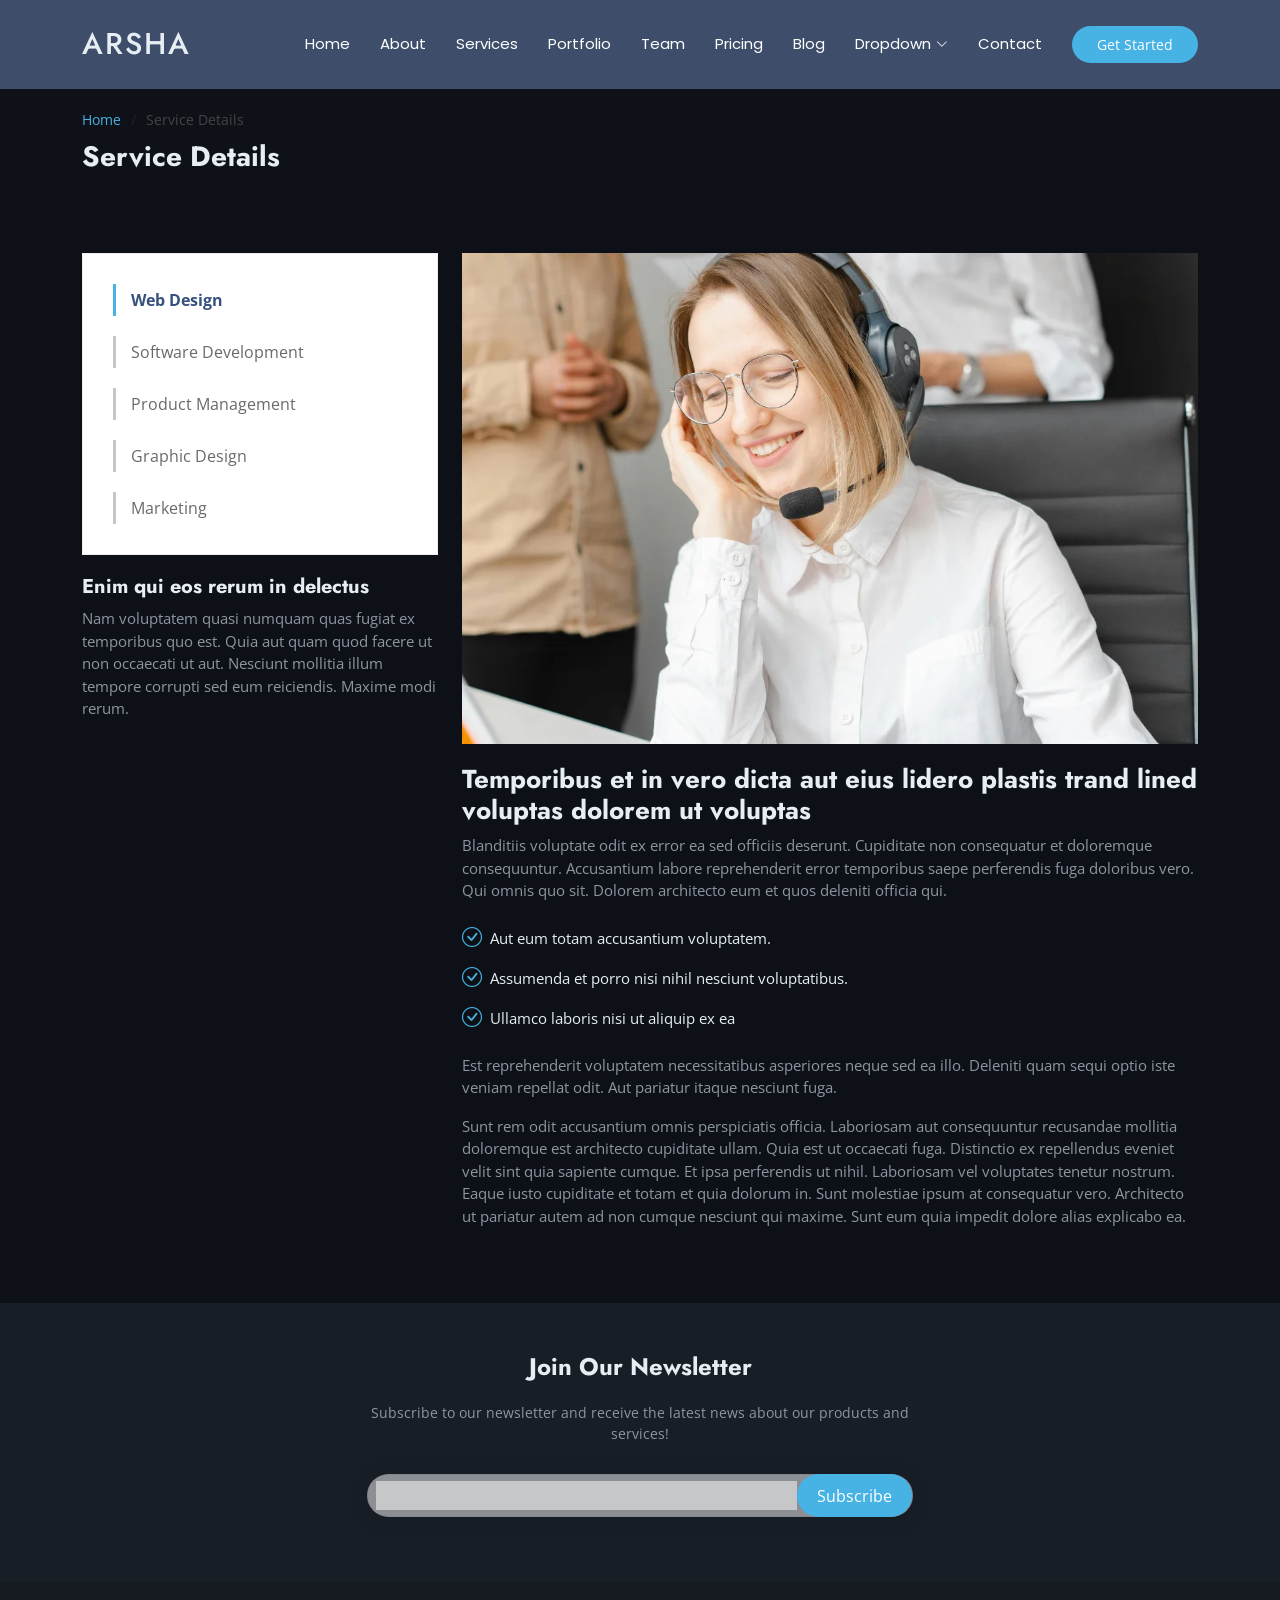
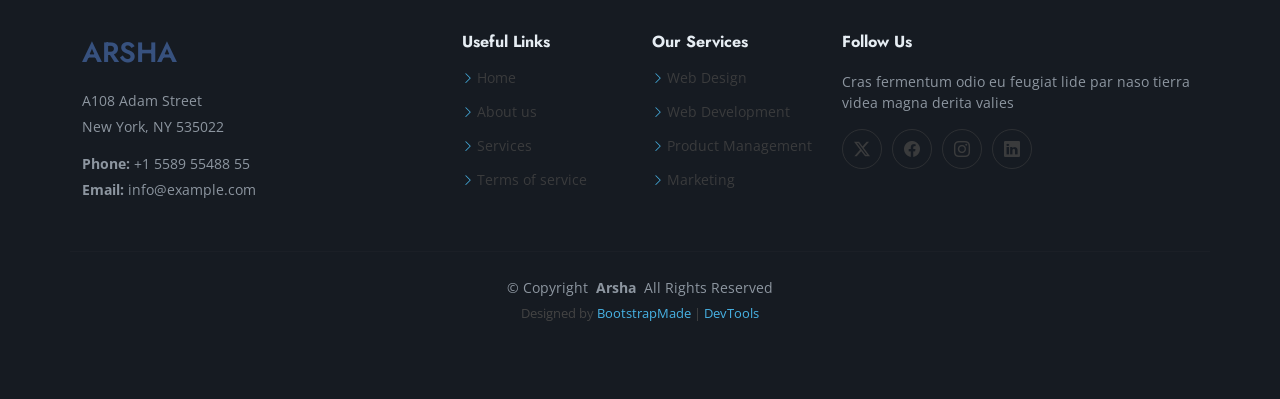
<file: service-details.html>
<!DOCTYPE html>
<html lang="en">

<head>
  <meta charset="utf-8">
  <meta content="width=device-width, initial-scale=1.0" name="viewport">
  <title>Service Details - Arsha Bootstrap Template</title>
  <meta name="description" content="">
  <meta name="keywords" content="">

  <!-- Favicons -->
  <link href="assets/img/favicon.png" rel="icon">
  <link href="assets/img/apple-touch-icon.png" rel="apple-touch-icon">

  <!-- Fonts -->
  <link href="https://fonts.googleapis.com" rel="preconnect">
  <link href="https://fonts.gstatic.com" rel="preconnect" crossorigin>
  <link href="https://fonts.googleapis.com/css2?family=Open+Sans:ital,wght@0,300;0,400;0,500;0,600;0,700;0,800;1,300;1,400;1,500;1,600;1,700;1,800&family=Poppins:ital,wght@0,100;0,200;0,300;0,400;0,500;0,600;0,700;0,800;0,900;1,100;1,200;1,300;1,400;1,500;1,600;1,700;1,800;1,900&family=Jost:ital,wght@0,100;0,200;0,300;0,400;0,500;0,600;0,700;0,800;0,900;1,100;1,200;1,300;1,400;1,500;1,600;1,700;1,800;1,900&display=swap" rel="stylesheet">

  <!-- Vendor CSS Files -->
  <link href="assets/vendor/bootstrap/css/bootstrap.min.css" rel="stylesheet">
  <link href="assets/vendor/bootstrap-icons/bootstrap-icons.css" rel="stylesheet">
  <link href="assets/vendor/aos/aos.css" rel="stylesheet">
  <link href="assets/vendor/glightbox/css/glightbox.min.css" rel="stylesheet">
  <link href="assets/vendor/swiper/swiper-bundle.min.css" rel="stylesheet">

  <!-- Main CSS File -->
  <link href="assets/css/main.css" rel="stylesheet">

  <!-- =======================================================
  * Template Name: Arsha
  * Template URL: https://bootstrapmade.com/arsha-free-bootstrap-html-template-corporate/
  * Updated: Feb 22 2025 with Bootstrap v5.3.3
  * Author: BootstrapMade.com
  * License: https://bootstrapmade.com/license/
  ======================================================== -->
</head>

<body class="service-details-page">

  <header id="header" class="header d-flex align-items-center sticky-top">
    <div class="container-fluid container-xl position-relative d-flex align-items-center">

      <a href="index.html" class="logo d-flex align-items-center me-auto">
        <!-- Uncomment the line below if you also wish to use an image logo -->
        <!-- <img src="assets/img/logo.webp" alt=""> -->
        <h1 class="sitename">Arsha</h1>
      </a>

      <nav id="navmenu" class="navmenu">
        <ul>
          <li><a href="#hero">Home</a></li>
          <li><a href="#about">About</a></li>
          <li><a href="#services">Services</a></li>
          <li><a href="#portfolio">Portfolio</a></li>
          <li><a href="#team">Team</a></li>
          <li><a href="#pricing">Pricing</a></li>
          <li><a href="blog.html">Blog</a></li>
          <li class="dropdown"><a href="#"><span>Dropdown</span> <i class="bi bi-chevron-down toggle-dropdown"></i></a>
            <ul>
              <li><a href="#">Dropdown 1</a></li>
              <li class="dropdown"><a href="#"><span>Deep Dropdown</span> <i class="bi bi-chevron-down toggle-dropdown"></i></a>
                <ul>
                  <li><a href="#">Deep Dropdown 1</a></li>
                  <li><a href="#">Deep Dropdown 2</a></li>
                  <li><a href="#">Deep Dropdown 3</a></li>
                  <li><a href="#">Deep Dropdown 4</a></li>
                  <li><a href="#">Deep Dropdown 5</a></li>
                </ul>
              </li>
              <li><a href="#">Dropdown 2</a></li>
              <li><a href="#">Dropdown 3</a></li>
              <li><a href="#">Dropdown 4</a></li>
            </ul>
          </li>
          <li><a href="#contact">Contact</a></li>
        </ul>
        <i class="mobile-nav-toggle d-xl-none bi bi-list"></i>
      </nav>

      <a class="btn-getstarted" href="#about">Get Started</a>

    </div>
  </header>

  <main class="main">

    <!-- Page Title -->
    <div class="page-title" data-aos="fade">
      <div class="container">
        <nav class="breadcrumbs">
          <ol>
            <li><a href="index.html">Home</a></li>
            <li class="current">Service Details</li>
          </ol>
        </nav>
        <h1>Service Details</h1>
      </div>
    </div><!-- End Page Title -->

    <!-- Service Details Section -->
    <section id="service-details" class="service-details section">

      <div class="container">

        <div class="row gy-4">

          <div class="col-lg-4" data-aos="fade-up" data-aos-delay="100">
            <div class="services-list">
              <a href="#" class="active">Web Design</a>
              <a href="#">Software Development</a>
              <a href="#">Product Management</a>
              <a href="#">Graphic Design</a>
              <a href="#">Marketing</a>
            </div>

            <h4>Enim qui eos rerum in delectus</h4>
            <p>Nam voluptatem quasi numquam quas fugiat ex temporibus quo est. Quia aut quam quod facere ut non occaecati ut aut. Nesciunt mollitia illum tempore corrupti sed eum reiciendis. Maxime modi rerum.</p>
          </div>

          <div class="col-lg-8" data-aos="fade-up" data-aos-delay="200">
            <img src="assets/img/services/services-4.webp" alt="" class="img-fluid services-img">
            <h3>Temporibus et in vero dicta aut eius lidero plastis trand lined voluptas dolorem ut voluptas</h3>
            <p>
              Blanditiis voluptate odit ex error ea sed officiis deserunt. Cupiditate non consequatur et doloremque consequuntur. Accusantium labore reprehenderit error temporibus saepe perferendis fuga doloribus vero. Qui omnis quo sit. Dolorem architecto eum et quos deleniti officia qui.
            </p>
            <ul>
              <li><i class="bi bi-check-circle"></i> <span>Aut eum totam accusantium voluptatem.</span></li>
              <li><i class="bi bi-check-circle"></i> <span>Assumenda et porro nisi nihil nesciunt voluptatibus.</span></li>
              <li><i class="bi bi-check-circle"></i> <span>Ullamco laboris nisi ut aliquip ex ea</span></li>
            </ul>
            <p>
              Est reprehenderit voluptatem necessitatibus asperiores neque sed ea illo. Deleniti quam sequi optio iste veniam repellat odit. Aut pariatur itaque nesciunt fuga.
            </p>
            <p>
              Sunt rem odit accusantium omnis perspiciatis officia. Laboriosam aut consequuntur recusandae mollitia doloremque est architecto cupiditate ullam. Quia est ut occaecati fuga. Distinctio ex repellendus eveniet velit sint quia sapiente cumque. Et ipsa perferendis ut nihil. Laboriosam vel voluptates tenetur nostrum. Eaque iusto cupiditate et totam et quia dolorum in. Sunt molestiae ipsum at consequatur vero. Architecto ut pariatur autem ad non cumque nesciunt qui maxime. Sunt eum quia impedit dolore alias explicabo ea.
            </p>
          </div>

        </div>

      </div>

    </section><!-- /Service Details Section -->

  </main>

  <footer id="footer" class="footer">

    <div class="footer-newsletter">
      <div class="container">
        <div class="row justify-content-center text-center">
          <div class="col-lg-6">
            <h4>Join Our Newsletter</h4>
            <p>Subscribe to our newsletter and receive the latest news about our products and services!</p>
            <form action="forms/newsletter.php" method="post" class="php-email-form">
              <div class="newsletter-form"><input type="email" name="email"><input type="submit" value="Subscribe"></div>
              <div class="loading">Loading</div>
              <div class="error-message"></div>
              <div class="sent-message">Your subscription request has been sent. Thank you!</div>
            </form>
          </div>
        </div>
      </div>
    </div>

    <div class="container footer-top">
      <div class="row gy-4">
        <div class="col-lg-4 col-md-6 footer-about">
          <a href="index.html" class="d-flex align-items-center">
            <span class="sitename">Arsha</span>
          </a>
          <div class="footer-contact pt-3">
            <p>A108 Adam Street</p>
            <p>New York, NY 535022</p>
            <p class="mt-3"><strong>Phone:</strong> <span>+1 5589 55488 55</span></p>
            <p><strong>Email:</strong> <span>info@example.com</span></p>
          </div>
        </div>

        <div class="col-lg-2 col-md-3 footer-links">
          <h4>Useful Links</h4>
          <ul>
            <li><i class="bi bi-chevron-right"></i> <a href="#">Home</a></li>
            <li><i class="bi bi-chevron-right"></i> <a href="#">About us</a></li>
            <li><i class="bi bi-chevron-right"></i> <a href="#">Services</a></li>
            <li><i class="bi bi-chevron-right"></i> <a href="#">Terms of service</a></li>
          </ul>
        </div>

        <div class="col-lg-2 col-md-3 footer-links">
          <h4>Our Services</h4>
          <ul>
            <li><i class="bi bi-chevron-right"></i> <a href="#">Web Design</a></li>
            <li><i class="bi bi-chevron-right"></i> <a href="#">Web Development</a></li>
            <li><i class="bi bi-chevron-right"></i> <a href="#">Product Management</a></li>
            <li><i class="bi bi-chevron-right"></i> <a href="#">Marketing</a></li>
          </ul>
        </div>

        <div class="col-lg-4 col-md-12">
          <h4>Follow Us</h4>
          <p>Cras fermentum odio eu feugiat lide par naso tierra videa magna derita valies</p>
          <div class="social-links d-flex">
            <a href=""><i class="bi bi-twitter-x"></i></a>
            <a href=""><i class="bi bi-facebook"></i></a>
            <a href=""><i class="bi bi-instagram"></i></a>
            <a href=""><i class="bi bi-linkedin"></i></a>
          </div>
        </div>

      </div>
    </div>

    <div class="container copyright text-center mt-4">
      <p>© <span>Copyright</span> <strong class="px-1 sitename">Arsha</strong> <span>All Rights Reserved</span></p>
      <div class="credits">
        <!-- All the links in the footer should remain intact. -->
        <!-- You can delete the links only if you've purchased the pro version. -->
        <!-- Licensing information: https://bootstrapmade.com/license/ -->
        <!-- Purchase the pro version with working PHP/AJAX contact form: [buy-url] -->
        Designed by <a href="https://bootstrapmade.com/">BootstrapMade</a> | <a href="https://bootstrapmade.com/tools/">DevTools</a>
      </div>
    </div>

  </footer>

  <!-- Scroll Top -->
  <a href="#" id="scroll-top" class="scroll-top d-flex align-items-center justify-content-center"><i class="bi bi-arrow-up-short"></i></a>

  <!-- Preloader -->
  <div id="preloader"></div>

  <!-- Vendor JS Files -->
  <script src="assets/vendor/bootstrap/js/bootstrap.bundle.min.js"></script>
  <script src="assets/vendor/php-email-form/validate.js"></script>
  <script src="assets/vendor/aos/aos.js"></script>
  <script src="assets/vendor/glightbox/js/glightbox.min.js"></script>
  <script src="assets/vendor/swiper/swiper-bundle.min.js"></script>
  <script src="assets/vendor/waypoints/noframework.waypoints.js"></script>
  <script src="assets/vendor/imagesloaded/imagesloaded.pkgd.min.js"></script>
  <script src="assets/vendor/isotope-layout/isotope.pkgd.min.js"></script>

  <!-- Main JS File -->
  <script src="assets/js/main.js"></script>

</body>

</html>
</file>
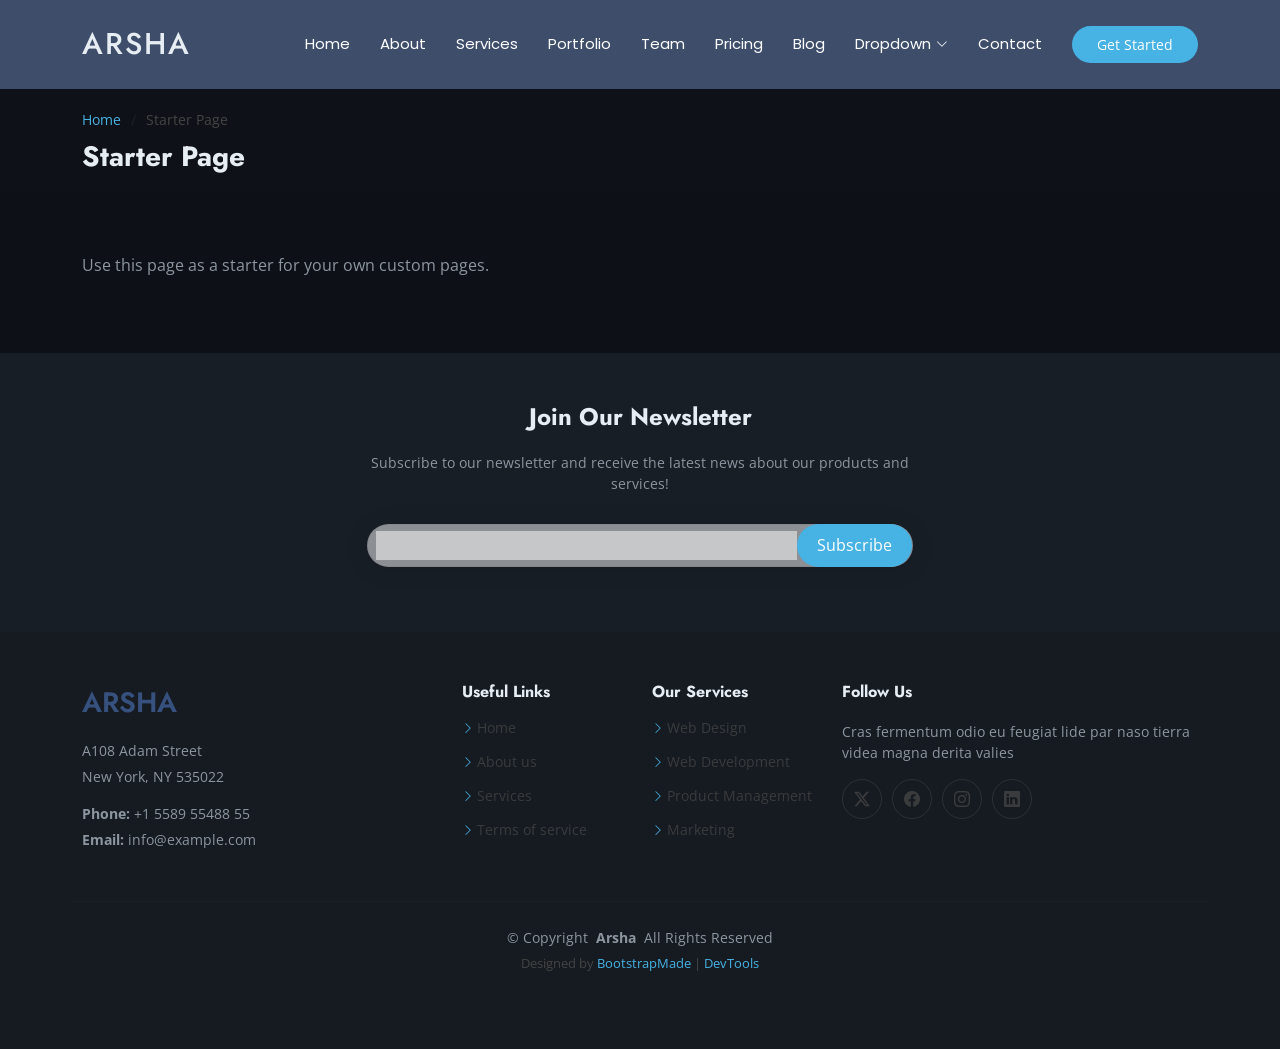
<file: starter-page.html>
<!DOCTYPE html>
<html lang="en">

<head>
  <meta charset="utf-8">
  <meta content="width=device-width, initial-scale=1.0" name="viewport">
  <title>Starter Page - Arsha Bootstrap Template</title>
  <meta name="description" content="">
  <meta name="keywords" content="">

  <!-- Favicons -->
  <link href="assets/img/favicon.png" rel="icon">
  <link href="assets/img/apple-touch-icon.png" rel="apple-touch-icon">

  <!-- Fonts -->
  <link href="https://fonts.googleapis.com" rel="preconnect">
  <link href="https://fonts.gstatic.com" rel="preconnect" crossorigin>
  <link href="https://fonts.googleapis.com/css2?family=Open+Sans:ital,wght@0,300;0,400;0,500;0,600;0,700;0,800;1,300;1,400;1,500;1,600;1,700;1,800&family=Poppins:ital,wght@0,100;0,200;0,300;0,400;0,500;0,600;0,700;0,800;0,900;1,100;1,200;1,300;1,400;1,500;1,600;1,700;1,800;1,900&family=Jost:ital,wght@0,100;0,200;0,300;0,400;0,500;0,600;0,700;0,800;0,900;1,100;1,200;1,300;1,400;1,500;1,600;1,700;1,800;1,900&display=swap" rel="stylesheet">

  <!-- Vendor CSS Files -->
  <link href="assets/vendor/bootstrap/css/bootstrap.min.css" rel="stylesheet">
  <link href="assets/vendor/bootstrap-icons/bootstrap-icons.css" rel="stylesheet">
  <link href="assets/vendor/aos/aos.css" rel="stylesheet">
  <link href="assets/vendor/glightbox/css/glightbox.min.css" rel="stylesheet">
  <link href="assets/vendor/swiper/swiper-bundle.min.css" rel="stylesheet">

  <!-- Main CSS File -->
  <link href="assets/css/main.css" rel="stylesheet">

  <!-- =======================================================
  * Template Name: Arsha
  * Template URL: https://bootstrapmade.com/arsha-free-bootstrap-html-template-corporate/
  * Updated: Feb 22 2025 with Bootstrap v5.3.3
  * Author: BootstrapMade.com
  * License: https://bootstrapmade.com/license/
  ======================================================== -->
</head>

<body class="starter-page-page">

  <header id="header" class="header d-flex align-items-center sticky-top">
    <div class="container-fluid container-xl position-relative d-flex align-items-center">

      <a href="index.html" class="logo d-flex align-items-center me-auto">
        <!-- Uncomment the line below if you also wish to use an image logo -->
        <!-- <img src="assets/img/logo.webp" alt=""> -->
        <h1 class="sitename">Arsha</h1>
      </a>

      <nav id="navmenu" class="navmenu">
        <ul>
          <li><a href="#hero">Home</a></li>
          <li><a href="#about">About</a></li>
          <li><a href="#services">Services</a></li>
          <li><a href="#portfolio">Portfolio</a></li>
          <li><a href="#team">Team</a></li>
          <li><a href="#pricing">Pricing</a></li>
          <li><a href="blog.html">Blog</a></li>
          <li class="dropdown"><a href="#"><span>Dropdown</span> <i class="bi bi-chevron-down toggle-dropdown"></i></a>
            <ul>
              <li><a href="#">Dropdown 1</a></li>
              <li class="dropdown"><a href="#"><span>Deep Dropdown</span> <i class="bi bi-chevron-down toggle-dropdown"></i></a>
                <ul>
                  <li><a href="#">Deep Dropdown 1</a></li>
                  <li><a href="#">Deep Dropdown 2</a></li>
                  <li><a href="#">Deep Dropdown 3</a></li>
                  <li><a href="#">Deep Dropdown 4</a></li>
                  <li><a href="#">Deep Dropdown 5</a></li>
                </ul>
              </li>
              <li><a href="#">Dropdown 2</a></li>
              <li><a href="#">Dropdown 3</a></li>
              <li><a href="#">Dropdown 4</a></li>
            </ul>
          </li>
          <li><a href="#contact">Contact</a></li>
        </ul>
        <i class="mobile-nav-toggle d-xl-none bi bi-list"></i>
      </nav>

      <a class="btn-getstarted" href="#about">Get Started</a>

    </div>
  </header>

  <main class="main">

    <!-- Page Title -->
    <div class="page-title" data-aos="fade">
      <div class="container">
        <nav class="breadcrumbs">
          <ol>
            <li><a href="index.html">Home</a></li>
            <li class="current">Starter Page</li>
          </ol>
        </nav>
        <h1>Starter Page</h1>
      </div>
    </div><!-- End Page Title -->

    <!-- Starter Section Section -->
    <section id="starter-section" class="starter-section section">

      <div class="container" data-aos="fade-up">
        <p>Use this page as a starter for your own custom pages.</p>
      </div>

    </section><!-- /Starter Section Section -->

  </main>

  <footer id="footer" class="footer">

    <div class="footer-newsletter">
      <div class="container">
        <div class="row justify-content-center text-center">
          <div class="col-lg-6">
            <h4>Join Our Newsletter</h4>
            <p>Subscribe to our newsletter and receive the latest news about our products and services!</p>
            <form action="forms/newsletter.php" method="post" class="php-email-form">
              <div class="newsletter-form"><input type="email" name="email"><input type="submit" value="Subscribe"></div>
              <div class="loading">Loading</div>
              <div class="error-message"></div>
              <div class="sent-message">Your subscription request has been sent. Thank you!</div>
            </form>
          </div>
        </div>
      </div>
    </div>

    <div class="container footer-top">
      <div class="row gy-4">
        <div class="col-lg-4 col-md-6 footer-about">
          <a href="index.html" class="d-flex align-items-center">
            <span class="sitename">Arsha</span>
          </a>
          <div class="footer-contact pt-3">
            <p>A108 Adam Street</p>
            <p>New York, NY 535022</p>
            <p class="mt-3"><strong>Phone:</strong> <span>+1 5589 55488 55</span></p>
            <p><strong>Email:</strong> <span>info@example.com</span></p>
          </div>
        </div>

        <div class="col-lg-2 col-md-3 footer-links">
          <h4>Useful Links</h4>
          <ul>
            <li><i class="bi bi-chevron-right"></i> <a href="#">Home</a></li>
            <li><i class="bi bi-chevron-right"></i> <a href="#">About us</a></li>
            <li><i class="bi bi-chevron-right"></i> <a href="#">Services</a></li>
            <li><i class="bi bi-chevron-right"></i> <a href="#">Terms of service</a></li>
          </ul>
        </div>

        <div class="col-lg-2 col-md-3 footer-links">
          <h4>Our Services</h4>
          <ul>
            <li><i class="bi bi-chevron-right"></i> <a href="#">Web Design</a></li>
            <li><i class="bi bi-chevron-right"></i> <a href="#">Web Development</a></li>
            <li><i class="bi bi-chevron-right"></i> <a href="#">Product Management</a></li>
            <li><i class="bi bi-chevron-right"></i> <a href="#">Marketing</a></li>
          </ul>
        </div>

        <div class="col-lg-4 col-md-12">
          <h4>Follow Us</h4>
          <p>Cras fermentum odio eu feugiat lide par naso tierra videa magna derita valies</p>
          <div class="social-links d-flex">
            <a href=""><i class="bi bi-twitter-x"></i></a>
            <a href=""><i class="bi bi-facebook"></i></a>
            <a href=""><i class="bi bi-instagram"></i></a>
            <a href=""><i class="bi bi-linkedin"></i></a>
          </div>
        </div>

      </div>
    </div>

    <div class="container copyright text-center mt-4">
      <p>© <span>Copyright</span> <strong class="px-1 sitename">Arsha</strong> <span>All Rights Reserved</span></p>
      <div class="credits">
        <!-- All the links in the footer should remain intact. -->
        <!-- You can delete the links only if you've purchased the pro version. -->
        <!-- Licensing information: https://bootstrapmade.com/license/ -->
        <!-- Purchase the pro version with working PHP/AJAX contact form: [buy-url] -->
        Designed by <a href="https://bootstrapmade.com/">BootstrapMade</a> | <a href="https://bootstrapmade.com/tools/">DevTools</a>
      </div>
    </div>

  </footer>

  <!-- Scroll Top -->
  <a href="#" id="scroll-top" class="scroll-top d-flex align-items-center justify-content-center"><i class="bi bi-arrow-up-short"></i></a>

  <!-- Preloader -->
  <div id="preloader"></div>

  <!-- Vendor JS Files -->
  <script src="assets/vendor/bootstrap/js/bootstrap.bundle.min.js"></script>
  <script src="assets/vendor/php-email-form/validate.js"></script>
  <script src="assets/vendor/aos/aos.js"></script>
  <script src="assets/vendor/glightbox/js/glightbox.min.js"></script>
  <script src="assets/vendor/swiper/swiper-bundle.min.js"></script>
  <script src="assets/vendor/waypoints/noframework.waypoints.js"></script>
  <script src="assets/vendor/imagesloaded/imagesloaded.pkgd.min.js"></script>
  <script src="assets/vendor/isotope-layout/isotope.pkgd.min.js"></script>

  <!-- Main JS File -->
  <script src="assets/js/main.js"></script>

</body>

</html>
</file>
<file: assets/css/main.css>
/**
* Template Name: Arsha
* Template URL: https://bootstrapmade.com/arsha-free-bootstrap-html-template-corporate/
* Updated: Feb 22 2025 with Bootstrap v5.3.3
* Author: BootstrapMade.com
* License: https://bootstrapmade.com/license/
*/

/*--------------------------------------------------------------
# Font & Color Variables
# Help: https://bootstrapmade.com/color-system/
--------------------------------------------------------------*/
/* Fonts */
:root {
  --default-font: "Open Sans",  system-ui, -apple-system, "Segoe UI", Roboto, "Helvetica Neue", Arial, "Noto Sans", "Liberation Sans", sans-serif, "Apple Color Emoji", "Segoe UI Emoji", "Segoe UI Symbol", "Noto Color Emoji";
  --heading-font: "Jost",  sans-serif;
  --nav-font: "Poppins",  sans-serif;
}

/* Global Colors - The following color variables are used throughout the website. Updating them here will change the color scheme of the entire website */
:root { 
  --background-color: #ffffff; /* Background color for the entire website, including individual sections */
  --default-color: #444444; /* Default color used for the majority of the text content across the entire website */
  --heading-color: #37517e; /* Color for headings, subheadings and title throughout the website */
  --accent-color: #47b2e4; /* Accent color that represents your brand on the website. It's used for buttons, links, and other elements that need to stand out */
  --surface-color: #ffffff; /* The surface color is used as a background of boxed elements within sections, such as cards, icon boxes, or other elements that require a visual separation from the global background. */
  --contrast-color: #ffffff; /* Contrast color for text, ensuring readability against backgrounds of accent, heading, or default colors. */
}

/* Nav Menu Colors - The following color variables are used specifically for the navigation menu. They are separate from the global colors to allow for more customization options */
:root {
  --nav-color: #ffffff;  /* The default color of the main navmenu links */
  --nav-hover-color: #47b2e4; /* Applied to main navmenu links when they are hovered over or active */
  --nav-mobile-background-color: #ffffff; /* Used as the background color for mobile navigation menu */
  --nav-dropdown-background-color: #ffffff; /* Used as the background color for dropdown items that appear when hovering over primary navigation items */
  --nav-dropdown-color: #444444; /* Used for navigation links of the dropdown items in the navigation menu. */
  --nav-dropdown-hover-color: #47b2e4; /* Similar to --nav-hover-color, this color is applied to dropdown navigation links when they are hovered over. */
}

/* Color Presets - These classes override global colors when applied to any section or element, providing reuse of the sam color scheme. */

.light-background {
  --background-color: #f5f6f8;
  --surface-color: #ffffff;
}

.dark-background {
  --background-color: #37517e;
  --default-color: #ffffff;
  --heading-color: #ffffff;
  --surface-color: #4668a2;
  --contrast-color: #ffffff;
}

/* Smooth scroll */
:root {
  scroll-behavior: smooth;
}

/*--------------------------------------------------------------
# General Styling & Shared Classes
--------------------------------------------------------------*/
body {
  color: var(--default-color);
  background-color: var(--background-color);
  font-family: var(--default-font);
}

a {
  color: var(--accent-color);
  text-decoration: none;
  transition: 0.3s;
}

a:hover {
  color: color-mix(in srgb, var(--accent-color), transparent 25%);
  text-decoration: none;
}

h1,
h2,
h3,
h4,
h5,
h6 {
  color: var(--heading-color);
  font-family: var(--heading-font);
}

/* PHP Email Form Messages
------------------------------*/
.php-email-form .error-message {
  display: none;
  background: #df1529;
  color: #ffffff;
  text-align: left;
  padding: 15px;
  margin-bottom: 24px;
  font-weight: 600;
}

.php-email-form .sent-message {
  display: none;
  color: #ffffff;
  background: #059652;
  text-align: center;
  padding: 15px;
  margin-bottom: 24px;
  font-weight: 600;
}

.php-email-form .loading {
  display: none;
  background: var(--surface-color);
  text-align: center;
  padding: 15px;
  margin-bottom: 24px;
}

.php-email-form .loading:before {
  content: "";
  display: inline-block;
  border-radius: 50%;
  width: 24px;
  height: 24px;
  margin: 0 10px -6px 0;
  border: 3px solid var(--accent-color);
  border-top-color: var(--surface-color);
  animation: php-email-form-loading 1s linear infinite;
}

@keyframes php-email-form-loading {
  0% {
    transform: rotate(0deg);
  }

  100% {
    transform: rotate(360deg);
  }
}

/*--------------------------------------------------------------
# Global Header
--------------------------------------------------------------*/
.header {
  --background-color: #3d4d6a;
  --heading-color: #ffffff;
  color: var(--default-color);
  background-color: var(--background-color);
  padding: 15px 0;
  transition: all 0.5s;
  z-index: 997;
}

.header .logo {
  line-height: 1;
}

.header .logo img {
  max-height: 36px;
  margin-right: 8px;
}

.header .logo h1 {
  font-size: 30px;
  margin: 0;
  font-weight: 500;
  color: var(--heading-color);
  letter-spacing: 2px;
  text-transform: uppercase;
}

.header .btn-getstarted,
.header .btn-getstarted:focus {
  color: var(--contrast-color);
  background: var(--accent-color);
  font-size: 14px;
  padding: 8px 25px;
  margin: 0 0 0 30px;
  border-radius: 50px;
  transition: 0.3s;
}

.header .btn-getstarted:hover,
.header .btn-getstarted:focus:hover {
  color: var(--contrast-color);
  background: color-mix(in srgb, var(--accent-color), transparent 15%);
}

@media (max-width: 1200px) {
  .header .logo {
    order: 1;
  }

  .header .btn-getstarted {
    order: 2;
    margin: 0 15px 0 0;
    padding: 6px 15px;
  }

  .header .navmenu {
    order: 3;
  }
}

/* Index Page Header
------------------------------*/
.index-page .header {
  --background-color: rgba(255, 255, 255, 0);
  --heading-color: #ffffff;
  --nav-color: #ffffff;
}

/* Index Page Header on Scroll
------------------------------*/
.index-page.scrolled .header {
  --background-color: rgba(40, 58, 90, 0.9);
}

/*--------------------------------------------------------------
# Navigation Menu
--------------------------------------------------------------*/
/* Desktop Navigation */
@media (min-width: 1200px) {
  .navmenu {
    padding: 0;
  }

  .navmenu ul {
    margin: 0;
    padding: 0;
    display: flex;
    list-style: none;
    align-items: center;
  }

  .navmenu li {
    position: relative;
  }

  .navmenu a,
  .navmenu a:focus {
    color: var(--nav-color);
    padding: 18px 15px;
    font-size: 15px;
    font-family: var(--nav-font);
    font-weight: 400;
    display: flex;
    align-items: center;
    justify-content: space-between;
    white-space: nowrap;
    transition: 0.3s;
  }

  .navmenu a i,
  .navmenu a:focus i {
    font-size: 12px;
    line-height: 0;
    margin-left: 5px;
    transition: 0.3s;
  }

  .navmenu li:last-child a {
    padding-right: 0;
  }

  .navmenu li:hover>a,
  .navmenu .active,
  .navmenu .active:focus {
    color: var(--nav-hover-color);
  }

  .navmenu .dropdown ul {
    margin: 0;
    padding: 10px 0;
    background: var(--nav-dropdown-background-color);
    display: block;
    position: absolute;
    visibility: hidden;
    left: 14px;
    top: 130%;
    opacity: 0;
    transition: 0.3s;
    border-radius: 4px;
    z-index: 99;
    box-shadow: 0px 0px 30px rgba(0, 0, 0, 0.1);
  }

  .navmenu .dropdown ul li {
    min-width: 200px;
  }

  .navmenu .dropdown ul a {
    padding: 10px 20px;
    font-size: 15px;
    text-transform: none;
    color: var(--nav-dropdown-color);
  }

  .navmenu .dropdown ul a i {
    font-size: 12px;
  }

  .navmenu .dropdown ul a:hover,
  .navmenu .dropdown ul .active:hover,
  .navmenu .dropdown ul li:hover>a {
    color: var(--nav-dropdown-hover-color);
  }

  .navmenu .dropdown:hover>ul {
    opacity: 1;
    top: 100%;
    visibility: visible;
  }

  .navmenu .dropdown .dropdown ul {
    top: 0;
    left: -90%;
    visibility: hidden;
  }

  .navmenu .dropdown .dropdown:hover>ul {
    opacity: 1;
    top: 0;
    left: -100%;
    visibility: visible;
  }

  .navmenu .megamenu {
    position: static;
  }

  .navmenu .megamenu ul {
    margin: 0;
    padding: 10px;
    background: var(--nav-dropdown-background-color);
    box-shadow: 0px 0px 20px rgba(0, 0, 0, 0.1);
    position: absolute;
    top: 130%;
    left: 0;
    right: 0;
    visibility: hidden;
    opacity: 0;
    display: flex;
    transition: 0.3s;
    border-radius: 4px;
    z-index: 99;
  }

  .navmenu .megamenu ul li {
    flex: 1;
  }

  .navmenu .megamenu ul li a,
  .navmenu .megamenu ul li:hover>a {
    padding: 10px 20px;
    font-size: 15px;
    color: var(--nav-dropdown-color);
  }

  .navmenu .megamenu ul li a:hover,
  .navmenu .megamenu ul li .active,
  .navmenu .megamenu ul li .active:hover {
    color: var(--nav-dropdown-hover-color);
  }

  .navmenu .megamenu:hover>ul {
    opacity: 1;
    top: 100%;
    visibility: visible;
  }

  .navmenu .dd-box-shadow {
    box-shadow: 0px 0px 30px rgba(0, 0, 0, 0.1);
  }
}

/* Mobile Navigation */
@media (max-width: 1199px) {
  .mobile-nav-toggle {
    color: var(--nav-color);
    font-size: 28px;
    line-height: 0;
    margin-right: 10px;
    cursor: pointer;
    transition: color 0.3s;
  }

  .navmenu {
    padding: 0;
    z-index: 9997;
  }

  .navmenu ul {
    display: none;
    list-style: none;
    position: absolute;
    inset: 60px 20px 20px 20px;
    padding: 10px 0;
    margin: 0;
    border-radius: 6px;
    background-color: var(--nav-mobile-background-color);
    overflow-y: auto;
    transition: 0.3s;
    z-index: 9998;
    box-shadow: 0px 0px 30px rgba(0, 0, 0, 0.1);
  }

  .navmenu a,
  .navmenu a:focus {
    color: var(--nav-dropdown-color);
    padding: 10px 20px;
    font-family: var(--nav-font);
    font-size: 17px;
    font-weight: 500;
    display: flex;
    align-items: center;
    justify-content: space-between;
    white-space: nowrap;
    transition: 0.3s;
  }

  .navmenu a i,
  .navmenu a:focus i {
    font-size: 12px;
    line-height: 0;
    margin-left: 5px;
    width: 30px;
    height: 30px;
    display: flex;
    align-items: center;
    justify-content: center;
    border-radius: 50%;
    transition: 0.3s;
    background-color: color-mix(in srgb, var(--accent-color), transparent 90%);
  }

  .navmenu a i:hover,
  .navmenu a:focus i:hover {
    background-color: var(--accent-color);
    color: var(--contrast-color);
  }

  .navmenu a:hover,
  .navmenu .active,
  .navmenu .active:focus {
    color: var(--nav-dropdown-hover-color);
  }

  .navmenu .active i,
  .navmenu .active:focus i {
    background-color: var(--accent-color);
    color: var(--contrast-color);
    transform: rotate(180deg);
  }

  .navmenu .dropdown ul {
    position: static;
    display: none;
    z-index: 99;
    padding: 10px 0;
    margin: 10px 20px;
    background-color: var(--nav-dropdown-background-color);
    border: 1px solid color-mix(in srgb, var(--default-color), transparent 90%);
    box-shadow: none;
    transition: all 0.5s ease-in-out;
  }

  .navmenu .dropdown ul ul {
    background-color: rgba(33, 37, 41, 0.1);
  }

  .navmenu .dropdown>.dropdown-active {
    display: block;
    background-color: rgba(33, 37, 41, 0.03);
  }

  .mobile-nav-active {
    overflow: hidden;
  }

  .mobile-nav-active .mobile-nav-toggle {
    color: #fff;
    position: absolute;
    font-size: 32px;
    top: 15px;
    right: 15px;
    margin-right: 0;
    z-index: 9999;
  }

  .mobile-nav-active .navmenu {
    position: fixed;
    overflow: hidden;
    inset: 0;
    background: rgba(33, 37, 41, 0.8);
    transition: 0.3s;
  }

  .mobile-nav-active .navmenu>ul {
    display: block;
  }
}

/*--------------------------------------------------------------
# Global Footer
--------------------------------------------------------------*/
.footer {
  color: var(--default-color);
  background-color: var(--background-color);
  font-size: 14px;
  padding-bottom: 50px;
  position: relative;
}

.footer .footer-newsletter {
  background-color: color-mix(in srgb, var(--heading-color), transparent 95%);
  padding: 50px 0;
}

.footer .footer-newsletter h4 {
  font-size: 24px;
}

.footer .footer-newsletter .newsletter-form {
  margin-top: 30px;
  margin-bottom: 15px;
  padding: 6px 8px;
  position: relative;
  background-color: color-mix(in srgb, var(--background-color), transparent 50%);
  border: 1px solid color-mix(in srgb, var(--default-color), transparent 90%);
  box-shadow: 0px 2px 25px rgba(0, 0, 0, 0.1);
  display: flex;
  transition: 0.3s;
  border-radius: 50px;
}

.footer .footer-newsletter .newsletter-form:focus-within {
  border-color: var(--accent-color);
}

.footer .footer-newsletter .newsletter-form input[type=email] {
  border: 0;
  padding: 4px;
  width: 100%;
  background-color: color-mix(in srgb, var(--background-color), transparent 50%);
  color: var(--default-color);
}

.footer .footer-newsletter .newsletter-form input[type=email]:focus-visible {
  outline: none;
}

.footer .footer-newsletter .newsletter-form input[type=submit] {
  border: 0;
  font-size: 16px;
  padding: 0 20px;
  margin: -7px -8px -7px 0;
  background: var(--accent-color);
  color: var(--contrast-color);
  transition: 0.3s;
  border-radius: 50px;
}

.footer .footer-newsletter .newsletter-form input[type=submit]:hover {
  background: color-mix(in srgb, var(--accent-color), transparent 20%);
}

.footer .footer-top {
  padding-top: 50px;
}

.footer .social-links a {
  display: flex;
  align-items: center;
  justify-content: center;
  width: 40px;
  height: 40px;
  border-radius: 50%;
  border: 1px solid color-mix(in srgb, var(--default-color), transparent 50%);
  font-size: 16px;
  color: color-mix(in srgb, var(--default-color), transparent 20%);
  margin-right: 10px;
  transition: 0.3s;
}

.footer .social-links a:hover {
  color: var(--accent-color);
  border-color: var(--accent-color);
}

.footer h4 {
  font-size: 16px;
  font-weight: bold;
  position: relative;
  padding-bottom: 12px;
}

.footer .footer-links {
  margin-bottom: 30px;
}

.footer .footer-links ul {
  list-style: none;
  padding: 0;
  margin: 0;
}

.footer .footer-links ul i {
  margin-right: 3px;
  font-size: 12px;
  line-height: 0;
  color: var(--accent-color);
}

.footer .footer-links ul li {
  padding: 10px 0;
  display: flex;
  align-items: center;
}

.footer .footer-links ul li:first-child {
  padding-top: 0;
}

.footer .footer-links ul a {
  display: inline-block;
  color: color-mix(in srgb, var(--default-color), transparent 20%);
  line-height: 1;
}

.footer .footer-links ul a:hover {
  color: var(--accent-color);
}

.footer .footer-about a {
  color: var(--heading-color);
  font-size: 28px;
  font-weight: 600;
  text-transform: uppercase;
  font-family: var(--heading-font);
}

.footer .footer-contact p {
  margin-bottom: 5px;
}

.footer .copyright {
  padding-top: 25px;
  padding-bottom: 25px;
  border-top: 1px solid color-mix(in srgb, var(--default-color), transparent 90%);
}

.footer .copyright p {
  margin-bottom: 0;
}

.footer .credits {
  margin-top: 6px;
  font-size: 13px;
}

/*--------------------------------------------------------------
# Preloader
--------------------------------------------------------------*/
#preloader {
  position: fixed;
  inset: 0;
  z-index: 999999;
  overflow: hidden;
  background: var(--background-color);
  transition: all 0.6s ease-out;
}

#preloader:before {
  content: "";
  position: fixed;
  top: calc(50% - 30px);
  left: calc(50% - 30px);
  border: 6px solid #ffffff;
  border-color: var(--accent-color) transparent var(--accent-color) transparent;
  border-radius: 50%;
  width: 60px;
  height: 60px;
  animation: animate-preloader 1.5s linear infinite;
}

@keyframes animate-preloader {
  0% {
    transform: rotate(0deg);
  }

  100% {
    transform: rotate(360deg);
  }
}

/*--------------------------------------------------------------
# Scroll Top Button
--------------------------------------------------------------*/
.scroll-top {
  position: fixed;
  visibility: hidden;
  opacity: 0;
  right: 15px;
  bottom: -15px;
  z-index: 99999;
  background-color: var(--accent-color);
  width: 44px;
  height: 44px;
  border-radius: 50px;
  transition: all 0.4s;
}

.scroll-top i {
  font-size: 24px;
  color: var(--contrast-color);
  line-height: 0;
}

.scroll-top:hover {
  background-color: color-mix(in srgb, var(--accent-color), transparent 20%);
  color: var(--contrast-color);
}

.scroll-top.active {
  visibility: visible;
  opacity: 1;
  bottom: 15px;
}

/*--------------------------------------------------------------
# Disable aos animation delay on mobile devices
--------------------------------------------------------------*/
@media screen and (max-width: 768px) {
  [data-aos-delay] {
    transition-delay: 0 !important;
  }
}

/*--------------------------------------------------------------
# Global Page Titles & Breadcrumbs
--------------------------------------------------------------*/
.page-title {
  --background-color: color-mix(in srgb, var(--default-color), transparent 96%);
  color: var(--default-color);
  background-color: var(--background-color);
  padding: 20px 0;
  position: relative;
}

.page-title h1 {
  font-size: 28px;
  font-weight: 700;
  margin: 0;
}

.page-title .breadcrumbs ol {
  display: flex;
  flex-wrap: wrap;
  list-style: none;
  padding: 0 0 10px 0;
  margin: 0;
  font-size: 14px;
}

.page-title .breadcrumbs ol li+li {
  padding-left: 10px;
}

.page-title .breadcrumbs ol li+li::before {
  content: "/";
  display: inline-block;
  padding-right: 10px;
  color: color-mix(in srgb, var(--default-color), transparent 70%);
}

/*--------------------------------------------------------------
# Global Sections
--------------------------------------------------------------*/
section,
.section {
  color: var(--default-color);
  background-color: var(--background-color);
  padding: 60px 0;
  scroll-margin-top: 88px;
  overflow: clip;
}

@media (max-width: 1199px) {

  section,
  .section {
    scroll-margin-top: 66px;
  }
}

/*--------------------------------------------------------------
# Global Section Titles
--------------------------------------------------------------*/
.section-title {
  text-align: center;
  padding-bottom: 60px;
  position: relative;
}

.section-title h2 {
  font-size: 32px;
  font-weight: 700;
  margin-bottom: 20px;
  padding-bottom: 20px;
  text-transform: uppercase;
  position: relative;
}

.section-title h2:before {
  content: "";
  position: absolute;
  display: block;
  width: 160px;
  height: 1px;
  background: color-mix(in srgb, var(--default-color), transparent 60%);
  left: 0;
  right: 0;
  bottom: 1px;
  margin: auto;
}

.section-title h2::after {
  content: "";
  position: absolute;
  display: block;
  width: 60px;
  height: 3px;
  background: var(--accent-color);
  left: 0;
  right: 0;
  bottom: 0;
  margin: auto;
}

.section-title p {
  margin-bottom: 0;
}

/*--------------------------------------------------------------
# Hero Section
--------------------------------------------------------------*/
.hero {
  width: 100%;
  min-height: 80vh;
  position: relative;
  padding: 120px 0 60px 0;
  display: flex;
  align-items: center;
}

.hero h1 {
  margin: 0;
  font-size: 48px;
  font-weight: 700;
  line-height: 56px;
}

.hero p {
  color: color-mix(in srgb, var(--default-color), transparent 30%);
  margin: 5px 0 30px 0;
  font-size: 22px;
  line-height: 1.3;
  font-weight: 600;
}

.hero .btn-get-started {
  color: var(--contrast-color);
  background: var(--accent-color);
  font-family: var(--heading-font);
  font-weight: 500;
  font-size: 15px;
  letter-spacing: 1px;
  display: inline-block;
  padding: 10px 28px 12px 28px;
  border-radius: 50px;
  transition: 0.5s;
}

.hero .btn-get-started:hover {
  color: var(--contrast-color);
  background: color-mix(in srgb, var(--accent-color), transparent 15%);
}

.hero .btn-watch-video {
  font-size: 16px;
  transition: 0.5s;
  margin-left: 25px;
  color: var(--default-color);
  font-weight: 600;
}

.hero .btn-watch-video i {
  color: var(--contrast-color);
  font-size: 32px;
  transition: 0.3s;
  line-height: 0;
  margin-right: 8px;
}

.hero .btn-watch-video:hover {
  color: var(--accent-color);
}

.hero .btn-watch-video:hover i {
  color: color-mix(in srgb, var(--accent-color), transparent 15%);
}

.hero .animated {
  animation: up-down 2s ease-in-out infinite alternate-reverse both;
}

@media (max-width: 640px) {
  .hero h1 {
    font-size: 28px;
    line-height: 36px;
  }

  .hero p {
    font-size: 18px;
    line-height: 24px;
    margin-bottom: 30px;
  }

  .hero .btn-get-started,
  .hero .btn-watch-video {
    font-size: 13px;
  }
}

@keyframes up-down {
  0% {
    transform: translateY(10px);
  }

  100% {
    transform: translateY(-10px);
  }
}

/*--------------------------------------------------------------
# Clients Section
--------------------------------------------------------------*/
.clients {
  padding: 12px 0;
}

.clients .swiper {
  padding: 10px 0;
}

.clients .swiper-wrapper {
  height: auto;
}

.clients .swiper-slide img {
  transition: 0.3s;
  padding: 0 10px;
}

.clients .swiper-slide img:hover {
  transform: scale(1.1);
}

/*--------------------------------------------------------------
# About Section
--------------------------------------------------------------*/
.about ul {
  list-style: none;
  padding: 0;
}

.about ul li {
  padding-bottom: 5px;
  display: flex;
  align-items: center;
}

.about ul i {
  font-size: 20px;
  padding-right: 4px;
  color: var(--accent-color);
}

.about .read-more {
  color: var(--accent-color);
  font-family: var(--heading-font);
  font-weight: 500;
  font-size: 16px;
  letter-spacing: 1px;
  padding: 8px 28px;
  border-radius: 5px;
  transition: 0.3s;
  display: inline-flex;
  align-items: center;
  justify-content: center;
  border: 2px solid var(--accent-color);
}

.about .read-more i {
  font-size: 18px;
  margin-left: 5px;
  line-height: 0;
  transition: 0.3s;
}

.about .read-more:hover {
  background: var(--accent-color);
  color: var(--contrast-color);
}

.about .read-more:hover i {
  transform: translate(5px, 0);
}

/*--------------------------------------------------------------
# Why Us Section
--------------------------------------------------------------*/
.why-us {
  padding: 30px 0;
}

.why-us .content h3 {
  font-weight: 400;
  font-size: 34px;
}

.why-us .content p {
  color: color-mix(in srgb, var(--default-color), transparent 30%);
}

.why-us .faq-container .faq-item {
  background-color: var(--surface-color);
  position: relative;
  padding: 20px;
  margin-bottom: 20px;
  box-shadow: 0px 5px 25px 0px rgba(0, 0, 0, 0.1);
  overflow: hidden;
}

.why-us .faq-container .faq-item:last-child {
  margin-bottom: 0;
}

.why-us .faq-container .faq-item h3 {
  font-weight: 500;
  font-size: 17px;
  line-height: 24px;
  margin: 0 30px 0 0;
  transition: 0.3s;
  cursor: pointer;
}

.why-us .faq-container .faq-item h3 span {
  color: var(--accent-color);
  padding-right: 5px;
  font-weight: 600;
}

.why-us .faq-container .faq-item h3:hover {
  color: var(--accent-color);
}

.why-us .faq-container .faq-item .faq-content {
  display: grid;
  grid-template-rows: 0fr;
  transition: 0.3s ease-in-out;
  visibility: hidden;
  opacity: 0;
}

.why-us .faq-container .faq-item .faq-content p {
  margin-bottom: 0;
  overflow: hidden;
}

.why-us .faq-container .faq-item .faq-icon {
  position: absolute;
  top: 22px;
  left: 20px;
  font-size: 22px;
  line-height: 0;
  transition: 0.3s;
  color: var(--accent-color);
}

.why-us .faq-container .faq-item .faq-toggle {
  position: absolute;
  top: 20px;
  right: 20px;
  font-size: 16px;
  line-height: 0;
  transition: 0.3s;
  cursor: pointer;
}

.why-us .faq-container .faq-item .faq-toggle:hover {
  color: var(--accent-color);
}

.why-us .faq-container .faq-active h3 {
  color: var(--accent-color);
}

.why-us .faq-container .faq-active .faq-content {
  grid-template-rows: 1fr;
  visibility: visible;
  opacity: 1;
  padding-top: 10px;
}

.why-us .faq-container .faq-active .faq-toggle {
  transform: rotate(90deg);
  color: var(--accent-color);
}

.why-us .why-us-img {
  display: flex;
  align-items: center;
  justify-content: center;
}

.why-us .why-us-img img {
  max-height: 70%;
}

/*--------------------------------------------------------------
# Skills Section
--------------------------------------------------------------*/
.skills .content h3 {
  font-size: 2rem;
  font-weight: 700;
}

.skills .content p {
  color: color-mix(in srgb, var(--default-color), transparent 30%);
}

.skills .content p:last-child {
  margin-bottom: 0;
}

.skills .content ul {
  list-style: none;
  padding: 0;
}

.skills .content ul li {
  padding-bottom: 10px;
}

.skills .progress {
  height: 60px;
  display: block;
  background: none;
  border-radius: 0;
}

.skills .progress .skill {
  color: var(--default-color);
  padding: 0;
  margin: 0 0 6px 0;
  text-transform: uppercase;
  display: block;
  font-weight: 600;
  font-family: var(--heading-font);
}

.skills .progress .skill .val {
  float: right;
  font-style: normal;
}

.skills .progress-bar-wrap {
  background: color-mix(in srgb, var(--heading-color), transparent 90%);
  height: 10px;
}

.skills .progress-bar {
  width: 1px;
  height: 10px;
  transition: 0.9s;
  background-color: var(--heading-color);
}

/*--------------------------------------------------------------
# Services Section
--------------------------------------------------------------*/
.services .service-item {
  background-color: var(--surface-color);
  box-shadow: 0px 5px 90px 0px rgba(0, 0, 0, 0.1);
  padding: 50px 30px;
  transition: all ease-in-out 0.4s;
  height: 100%;
}

.services .service-item .icon {
  margin-bottom: 10px;
}

.services .service-item .icon i {
  color: var(--accent-color);
  font-size: 36px;
  transition: 0.3s;
}

.services .service-item h4 {
  font-weight: 700;
  margin-bottom: 15px;
  font-size: 20px;
}

.services .service-item h4 a {
  color: var(--heading-color);
  transition: ease-in-out 0.3s;
}

.services .service-item p {
  line-height: 24px;
  font-size: 14px;
  margin-bottom: 0;
}

.services .service-item:hover {
  transform: translateY(-10px);
}

.services .service-item:hover h4 a {
  color: var(--accent-color);
}

/*--------------------------------------------------------------
# Work Process Section
--------------------------------------------------------------*/
.work-process .steps-item {
  background: var(--surface-color);
  border-radius: 20px;
  height: 100%;
  transition: all 0.3s ease-in-out;
  box-shadow: 0 5px 20px color-mix(in srgb, var(--default-color), transparent 92%);
}

.work-process .steps-item .steps-image {
  border-radius: 20px 20px 0 0;
  overflow: hidden;
}

.work-process .steps-item:hover {
  transform: translateY(-10px);
  box-shadow: 0 15px 30px color-mix(in srgb, var(--accent-color), transparent 85%);
}

.work-process .steps-item:hover .steps-number {
  background: var(--accent-color);
  color: var(--contrast-color);
}

.work-process .steps-item:hover .steps-image img {
  transform: scale(1.1);
}

.work-process .steps-image {
  position: relative;
  height: 280px;
}

.work-process .steps-image img {
  width: 100%;
  height: 100%;
  object-fit: cover;
  transition: transform 0.6s ease;
}

.work-process .steps-content {
  position: relative;
  padding: 40px 30px 30px;
}

.work-process .steps-content .steps-number {
  position: absolute;
  left: 30px;
  top: -30px;
  width: 60px;
  height: 60px;
  background: var(--accent-color);
  color: var(--contrast-color);
  border-radius: 50%;
  font-family: var(--heading-font);
  font-size: 24px;
  font-weight: 700;
  display: flex;
  align-items: center;
  justify-content: center;
  transition: all 0.3s ease-in-out;
}

.work-process .steps-content h3 {
  font-size: 24px;
  font-weight: 700;
  margin-bottom: 15px;
}

.work-process .steps-content p {
  font-size: 15px;
  color: color-mix(in srgb, var(--default-color), transparent 20%);
  margin-bottom: 25px;
}

.work-process .steps-features .feature-item {
  display: flex;
  align-items: center;
  margin-bottom: 12px;
}

.work-process .steps-features .feature-item:last-child {
  margin-bottom: 0;
}

.work-process .steps-features .feature-item i {
  color: var(--accent-color);
  font-size: 18px;
  margin-right: 10px;
}

.work-process .steps-features .feature-item span {
  font-size: 14px;
  color: color-mix(in srgb, var(--default-color), transparent 15%);
}

@media (max-width: 1199px) {
  .work-process .steps-image {
    height: 240px;
  }

  .work-process .steps-content {
    padding: 35px 25px 25px;
  }

  .work-process .steps-content h3 {
    font-size: 22px;
  }
}

@media (max-width: 991px) {
  .work-process .steps-item {
    margin-bottom: 30px;
  }

  .work-process .steps-image {
    height: 220px;
  }

  .work-process .steps-content {
    padding: 30px 20px 20px;
  }

  .work-process .steps-content .steps-number {
    width: 50px;
    height: 50px;
    font-size: 20px;
    left: 25px;
    top: -25px;
  }

  .work-process .steps-content h3 {
    font-size: 20px;
    margin-bottom: 12px;
  }

  .work-process .steps-content p {
    font-size: 14px;
    margin-bottom: 20px;
  }
}

/*--------------------------------------------------------------
# Call To Action Section
--------------------------------------------------------------*/
.call-to-action {
  padding: 120px 0;
  position: relative;
  clip-path: inset(0);
}

.call-to-action img {
  position: fixed;
  top: 0;
  left: 0;
  display: block;
  width: 100%;
  height: 100%;
  object-fit: cover;
  z-index: 1;
}

.call-to-action:before {
  content: "";
  background: color-mix(in srgb, var(--background-color), transparent 35%);
  position: absolute;
  inset: 0;
  z-index: 2;
}

.call-to-action .container {
  position: relative;
  z-index: 3;
}

.call-to-action h3 {
  color: var(--default-color);
  font-size: 28px;
  font-weight: 700;
}

.call-to-action p {
  color: var(--default-color);
}

.call-to-action .cta-btn {
  font-family: var(--heading-font);
  font-weight: 500;
  font-size: 16px;
  letter-spacing: 1px;
  display: inline-block;
  padding: 12px 40px;
  border-radius: 50px;
  transition: 0.5s;
  margin: 10px;
  border: 2px solid var(--contrast-color);
  color: var(--contrast-color);
}

.call-to-action .cta-btn:hover {
  background: var(--accent-color);
  border: 2px solid var(--accent-color);
}

/*--------------------------------------------------------------
# Portfolio Section
--------------------------------------------------------------*/
.portfolio .portfolio-filters {
  padding: 0;
  margin: 0 auto 20px auto;
  list-style: none;
  text-align: center;
}

.portfolio .portfolio-filters li {
  cursor: pointer;
  display: inline-block;
  padding: 8px 20px 10px 20px;
  margin: 0;
  font-size: 15px;
  font-weight: 500;
  line-height: 1;
  margin-bottom: 5px;
  border-radius: 50px;
  transition: all 0.3s ease-in-out;
  font-family: var(--heading-font);
}

.portfolio .portfolio-filters li:hover,
.portfolio .portfolio-filters li.filter-active {
  color: var(--contrast-color);
  background-color: var(--accent-color);
}

.portfolio .portfolio-filters li:first-child {
  margin-left: 0;
}

.portfolio .portfolio-filters li:last-child {
  margin-right: 0;
}

@media (max-width: 575px) {
  .portfolio .portfolio-filters li {
    font-size: 14px;
    margin: 0 0 10px 0;
  }
}

.portfolio .portfolio-item {
  position: relative;
  overflow: hidden;
}

.portfolio .portfolio-item .portfolio-info {
  opacity: 0;
  position: absolute;
  left: 12px;
  right: 12px;
  bottom: -100%;
  z-index: 3;
  transition: all ease-in-out 0.5s;
  background: color-mix(in srgb, var(--background-color), transparent 10%);
  padding: 15px;
}

.portfolio .portfolio-item .portfolio-info h4 {
  font-size: 18px;
  font-weight: 600;
  padding-right: 50px;
}

.portfolio .portfolio-item .portfolio-info p {
  color: color-mix(in srgb, var(--default-color), transparent 30%);
  font-size: 14px;
  margin-bottom: 0;
  padding-right: 50px;
}

.portfolio .portfolio-item .portfolio-info .preview-link,
.portfolio .portfolio-item .portfolio-info .details-link {
  position: absolute;
  right: 50px;
  font-size: 24px;
  top: calc(50% - 14px);
  color: color-mix(in srgb, var(--default-color), transparent 30%);
  transition: 0.3s;
  line-height: 0;
}

.portfolio .portfolio-item .portfolio-info .preview-link:hover,
.portfolio .portfolio-item .portfolio-info .details-link:hover {
  color: var(--accent-color);
}

.portfolio .portfolio-item .portfolio-info .details-link {
  right: 14px;
  font-size: 28px;
}

.portfolio .portfolio-item:hover .portfolio-info {
  opacity: 1;
  bottom: 0;
}

/*--------------------------------------------------------------
# Team Section
--------------------------------------------------------------*/
.team .team-member {
  background-color: var(--surface-color);
  box-shadow: 0px 2px 15px rgba(0, 0, 0, 0.1);
  position: relative;
  border-radius: 5px;
  transition: 0.5s;
  padding: 30px;
  height: 100%;
}

@media (max-width: 468px) {
  .team .team-member {
    flex-direction: column;
    justify-content: center !important;
    align-items: center !important;
  }
}

.team .team-member .pic {
  overflow: hidden;
  width: 150px;
  border-radius: 50%;
  flex-shrink: 0;
}

.team .team-member .pic img {
  transition: ease-in-out 0.3s;
}

.team .team-member:hover {
  transform: translateY(-10px);
}

.team .team-member .member-info {
  padding-left: 30px;
}

@media (max-width: 468px) {
  .team .team-member .member-info {
    padding: 30px 0 0 0;
    text-align: center;
  }
}

.team .team-member h4 {
  font-weight: 700;
  margin-bottom: 5px;
  font-size: 20px;
}

.team .team-member span {
  display: block;
  font-size: 15px;
  padding-bottom: 10px;
  position: relative;
  font-weight: 500;
}

.team .team-member span::after {
  content: "";
  position: absolute;
  display: block;
  width: 50px;
  height: 1px;
  background: color-mix(in srgb, var(--default-color), transparent 85%);
  bottom: 0;
  left: 0;
}

@media (max-width: 468px) {
  .team .team-member span::after {
    left: calc(50% - 25px);
  }
}

.team .team-member p {
  margin: 10px 0 0 0;
  font-size: 14px;
}

.team .team-member .social {
  margin-top: 12px;
  display: flex;
  align-items: center;
  justify-content: start;
  width: 100%;
}

@media (max-width: 468px) {
  .team .team-member .social {
    justify-content: center;
  }
}

.team .team-member .social a {
  background: color-mix(in srgb, var(--default-color), transparent 94%);
  transition: ease-in-out 0.3s;
  display: flex;
  align-items: center;
  justify-content: center;
  border-radius: 50px;
  width: 36px;
  height: 36px;
}

.team .team-member .social a i {
  color: color-mix(in srgb, var(--default-color), transparent 20%);
  font-size: 16px;
  margin: 0 2px;
}

.team .team-member .social a:hover {
  background: var(--accent-color);
}

.team .team-member .social a:hover i {
  color: var(--contrast-color);
}

.team .team-member .social a+a {
  margin-left: 8px;
}

/*--------------------------------------------------------------
# Pricing Section
--------------------------------------------------------------*/
.pricing .pricing-item {
  background-color: var(--surface-color);
  box-shadow: 0 3px 20px -2px rgba(0, 0, 0, 0.1);
  border-top: 4px solid var(--background-color);
  padding: 60px 40px;
  height: 100%;
  border-radius: 5px;
}

.pricing h3 {
  font-weight: 600;
  margin-bottom: 15px;
  font-size: 20px;
}

.pricing h4 {
  color: var(--accent-color);
  font-size: 48px;
  font-weight: 400;
  font-family: var(--heading-font);
  margin-bottom: 0;
}

.pricing h4 sup {
  font-size: 28px;
}

.pricing h4 span {
  color: color-mix(in srgb, var(--default-color), transparent 50%);
  font-size: 18px;
}

.pricing ul {
  padding: 20px 0;
  list-style: none;
  color: color-mix(in srgb, var(--default-color), transparent 30%);
  text-align: left;
  line-height: 20px;
}

.pricing ul li {
  padding: 10px 0;
  display: flex;
  align-items: center;
}

.pricing ul i {
  color: #059652;
  font-size: 24px;
  padding-right: 3px;
}

.pricing ul .na {
  color: color-mix(in srgb, var(--default-color), transparent 60%);
}

.pricing ul .na i {
  color: color-mix(in srgb, var(--default-color), transparent 60%);
}

.pricing ul .na span {
  text-decoration: line-through;
}

.pricing .buy-btn {
  color: var(--accent-color);
  display: inline-block;
  padding: 8px 35px 10px 35px;
  border-radius: 50px;
  transition: none;
  font-size: 16px;
  font-weight: 500;
  font-family: var(--heading-font);
  transition: 0.3s;
  border: 1px solid var(--accent-color);
}

.pricing .buy-btn:hover {
  background: var(--accent-color);
  color: var(--contrast-color);
}

.pricing .featured {
  border-top-color: var(--accent-color);
}

.pricing .featured .buy-btn {
  background: var(--accent-color);
  color: var(--contrast-color);
}

@media (max-width: 992px) {
  .pricing .box {
    max-width: 60%;
    margin: 0 auto 30px auto;
  }
}

@media (max-width: 767px) {
  .pricing .box {
    max-width: 80%;
    margin: 0 auto 30px auto;
  }
}

@media (max-width: 420px) {
  .pricing .box {
    max-width: 100%;
    margin: 0 auto 30px auto;
  }
}

/*--------------------------------------------------------------
# Testimonials Section
--------------------------------------------------------------*/
.testimonials .section-header {
  margin-bottom: 40px;
}

.testimonials .testimonials-carousel,
.testimonials .testimonials-slider {
  overflow: hidden;
}

.testimonials .testimonial-item {
  text-align: center;
}

.testimonials .testimonial-item .testimonial-img {
  width: 120px;
  border-radius: 50%;
  border: 4px solid var(--background-color);
  margin: 0 auto;
}

.testimonials .testimonial-item h3 {
  font-size: 20px;
  font-weight: bold;
  margin: 10px 0 5px 0;
}

.testimonials .testimonial-item h4 {
  font-size: 14px;
  color: color-mix(in srgb, var(--default-color), transparent 40%);
  margin: 0 0 15px 0;
}

.testimonials .testimonial-item .stars {
  margin-bottom: 15px;
}

.testimonials .testimonial-item .stars i {
  color: #ffc107;
  margin: 0 1px;
}

.testimonials .testimonial-item .quote-icon-left,
.testimonials .testimonial-item .quote-icon-right {
  color: color-mix(in srgb, var(--accent-color), transparent 50%);
  font-size: 26px;
  line-height: 0;
}

.testimonials .testimonial-item .quote-icon-left {
  display: inline-block;
  left: -5px;
  position: relative;
}

.testimonials .testimonial-item .quote-icon-right {
  display: inline-block;
  right: -5px;
  position: relative;
  top: 10px;
  transform: scale(-1, -1);
}

.testimonials .testimonial-item p {
  font-style: italic;
  margin: 0 auto 15px auto;
}

.testimonials .swiper-wrapper {
  height: auto;
}

.testimonials .swiper-pagination {
  margin-top: 20px;
  position: relative;
}

.testimonials .swiper-pagination .swiper-pagination-bullet {
  width: 12px;
  height: 12px;
  opacity: 1;
  background-color: color-mix(in srgb, var(--default-color), transparent 85%);
}

.testimonials .swiper-pagination .swiper-pagination-bullet-active {
  background-color: var(--accent-color);
}

@media (min-width: 992px) {
  .testimonials .testimonial-item p {
    width: 80%;
  }
}

/*--------------------------------------------------------------
# Faq 2 Section
--------------------------------------------------------------*/
.faq-2 .faq-container {
  margin-top: 15px;
}

.faq-2 .faq-container .faq-item {
  background-color: var(--surface-color);
  position: relative;
  padding: 20px;
  margin-bottom: 20px;
  overflow: hidden;
}

.faq-2 .faq-container .faq-item:last-child {
  margin-bottom: 0;
}

.faq-2 .faq-container .faq-item h3 {
  font-weight: 600;
  font-size: 18px;
  line-height: 24px;
  margin: 0 30px 0 32px;
  transition: 0.3s;
  cursor: pointer;
}

.faq-2 .faq-container .faq-item h3 span {
  color: var(--accent-color);
  padding-right: 5px;
}

.faq-2 .faq-container .faq-item h3:hover {
  color: var(--accent-color);
}

.faq-2 .faq-container .faq-item .faq-content {
  display: grid;
  grid-template-rows: 0fr;
  transition: 0.3s ease-in-out;
  visibility: hidden;
  opacity: 0;
}

.faq-2 .faq-container .faq-item .faq-content p {
  margin-bottom: 0;
  overflow: hidden;
}

.faq-2 .faq-container .faq-item .faq-icon {
  position: absolute;
  top: 22px;
  left: 20px;
  font-size: 20px;
  line-height: 0;
  transition: 0.3s;
  color: var(--accent-color);
}

.faq-2 .faq-container .faq-item .faq-toggle {
  position: absolute;
  top: 20px;
  right: 20px;
  font-size: 16px;
  line-height: 0;
  transition: 0.3s;
  cursor: pointer;
}

.faq-2 .faq-container .faq-item .faq-toggle:hover {
  color: var(--accent-color);
}

.faq-2 .faq-container .faq-active h3 {
  color: var(--accent-color);
}

.faq-2 .faq-container .faq-active .faq-content {
  grid-template-rows: 1fr;
  visibility: visible;
  opacity: 1;
  padding-top: 10px;
}

.faq-2 .faq-container .faq-active .faq-toggle {
  transform: rotate(90deg);
  color: var(--accent-color);
}

/*--------------------------------------------------------------
# Subscribe Section
--------------------------------------------------------------*/
.subscribe .container {
  padding: 80px 80px 0 80px;
  background: color-mix(in srgb, var(--default-color), transparent 96%);
  border-radius: 15px;
}

@media (max-width: 992px) {
  .subscribe .container {
    padding: 60px 60px 0 60px;
  }
}

@media (max-width: 575px) {
  .subscribe .container {
    padding: 25px 15px 0 15px;
    border-radius: 0;
  }
}

.subscribe .cta-content h2 {
  font-size: 2.5rem;
  font-weight: 700;
  margin-bottom: 1rem;
}

.subscribe .cta-content p {
  font-size: 1.1rem;
  margin-bottom: 2rem;
}

.subscribe .cta-form .form-control {
  height: 50px;
  border-radius: 25px 0 0 25px;
  border: 1px solid var(--accent-color);
  padding-left: 20px;
}

.subscribe .cta-form .form-control:focus {
  box-shadow: none;
  border-color: var(--accent-color);
}

.subscribe .cta-form .btn {
  height: 50px;
  border-radius: 0 25px 25px 0;
  background-color: var(--accent-color);
  border-color: var(--accent-color);
  color: var(--contrast-color);
  padding: 0 30px;
  font-weight: 600;
  transition: all 0.3s ease;
}

.subscribe .cta-form .btn:hover {
  background-color: color-mix(in srgb, var(--accent-color), black 10%);
  border-color: color-mix(in srgb, var(--accent-color), black 10%);
}

@media (max-width: 575px) {
  .subscribe .cta-form .btn {
    padding: 0 15px;
  }
}

@media (max-width: 991px) {
  .subscribe .cta-content {
    text-align: center;
    margin-bottom: 2rem;
  }

  .subscribe .cta-image {
    text-align: center;
  }
}

/*--------------------------------------------------------------
# Recent Blog Postst Section
--------------------------------------------------------------*/
.recent-blog-postst .post-item {
  background: var(--surface-color);
  box-shadow: 0px 2px 20px rgba(0, 0, 0, 0.1);
  transition: 0.3s;
}

.recent-blog-postst .post-item .post-img img {
  transition: 0.5s;
}

.recent-blog-postst .post-item .post-date {
  position: absolute;
  right: 0;
  bottom: 0;
  background-color: var(--accent-color);
  color: var(--contrast-color);
  text-transform: uppercase;
  font-size: 13px;
  padding: 6px 12px;
  font-weight: 500;
}

.recent-blog-postst .post-item .post-content {
  padding: 30px;
}

.recent-blog-postst .post-item .post-title {
  color: var(--heading-color);
  font-size: 20px;
  font-weight: 700;
  transition: 0.3s;
  margin-bottom: 15px;
}

.recent-blog-postst .post-item .meta i {
  font-size: 16px;
  color: var(--accent-color);
}

.recent-blog-postst .post-item .meta span {
  font-size: 15px;
  color: color-mix(in srgb, var(--default-color), transparent 50%);
}

.recent-blog-postst .post-item hr {
  color: color-mix(in srgb, var(--default-color), transparent 80%);
  margin: 20px 0;
}

.recent-blog-postst .post-item .readmore {
  display: flex;
  align-items: center;
  font-weight: 600;
  line-height: 1;
  transition: 0.3s;
  color: color-mix(in srgb, var(--default-color), transparent 40%);
}

.recent-blog-postst .post-item .readmore i {
  line-height: 0;
  margin-left: 6px;
  font-size: 16px;
}

.recent-blog-postst .post-item:hover .post-title,
.recent-blog-postst .post-item:hover .readmore {
  color: var(--accent-color);
}

.recent-blog-postst .post-item:hover .post-img img {
  transform: scale(1.1);
}

/*--------------------------------------------------------------
# Contact Section
--------------------------------------------------------------*/
.contact .info-wrap {
  background-color: var(--surface-color);
  box-shadow: 0px 0px 20px rgba(0, 0, 0, 0.1);
  border-top: 3px solid var(--accent-color);
  border-bottom: 3px solid var(--accent-color);
  padding: 30px;
  height: 100%;
}

@media (max-width: 575px) {
  .contact .info-wrap {
    padding: 20px;
  }
}

.contact .info-item {
  margin-bottom: 40px;
}

.contact .info-item i {
  font-size: 20px;
  color: var(--accent-color);
  background: color-mix(in srgb, var(--accent-color), transparent 92%);
  width: 44px;
  height: 44px;
  display: flex;
  justify-content: center;
  align-items: center;
  border-radius: 50px;
  transition: all 0.3s ease-in-out;
  margin-right: 15px;
}

.contact .info-item h3 {
  padding: 0;
  font-size: 18px;
  font-weight: 700;
  margin-bottom: 5px;
}

.contact .info-item p {
  padding: 0;
  margin-bottom: 0;
  font-size: 14px;
}

.contact .info-item:hover i {
  background: var(--accent-color);
  color: var(--contrast-color);
}

.contact .php-email-form {
  background-color: var(--surface-color);
  height: 100%;
  padding: 30px;
  border-top: 3px solid var(--accent-color);
  border-bottom: 3px solid var(--accent-color);
  box-shadow: 0px 0px 20px rgba(0, 0, 0, 0.1);
}

@media (max-width: 575px) {
  .contact .php-email-form {
    padding: 20px;
  }
}

.contact .php-email-form input[type=text],
.contact .php-email-form input[type=email],
.contact .php-email-form textarea {
  font-size: 14px;
  padding: 10px 15px;
  box-shadow: none;
  border-radius: 0;
  color: var(--default-color);
  background-color: color-mix(in srgb, var(--background-color), transparent 50%);
  border-color: color-mix(in srgb, var(--default-color), transparent 80%);
}

.contact .php-email-form input[type=text]:focus,
.contact .php-email-form input[type=email]:focus,
.contact .php-email-form textarea:focus {
  border-color: var(--accent-color);
}

.contact .php-email-form input[type=text]::placeholder,
.contact .php-email-form input[type=email]::placeholder,
.contact .php-email-form textarea::placeholder {
  color: color-mix(in srgb, var(--default-color), transparent 70%);
}

.contact .php-email-form button[type=submit] {
  color: var(--contrast-color);
  background: var(--accent-color);
  border: 0;
  padding: 10px 30px;
  transition: 0.4s;
  border-radius: 50px;
}

.contact .php-email-form button[type=submit]:hover {
  background: color-mix(in srgb, var(--accent-color), transparent 25%);
}

/*--------------------------------------------------------------
# Portfolio Details Section
--------------------------------------------------------------*/
.portfolio-details .portfolio-details-slider img {
  width: 100%;
}

.portfolio-details .portfolio-details-slider .swiper-pagination {
  margin-top: 20px;
  position: relative;
}

.portfolio-details .portfolio-details-slider .swiper-pagination .swiper-pagination-bullet {
  width: 12px;
  height: 12px;
  background-color: color-mix(in srgb, var(--default-color), transparent 85%);
  opacity: 1;
}

.portfolio-details .portfolio-details-slider .swiper-pagination .swiper-pagination-bullet-active {
  background-color: var(--accent-color);
}

.portfolio-details .portfolio-info {
  background-color: var(--surface-color);
  padding: 30px;
  box-shadow: 0px 0 30px rgba(0, 0, 0, 0.1);
}

.portfolio-details .portfolio-info h3 {
  font-size: 22px;
  font-weight: 700;
  margin-bottom: 20px;
  padding-bottom: 20px;
  border-bottom: 1px solid color-mix(in srgb, var(--default-color), transparent 85%);
}

.portfolio-details .portfolio-info ul {
  list-style: none;
  padding: 0;
  font-size: 15px;
}

.portfolio-details .portfolio-info ul li+li {
  margin-top: 10px;
}

.portfolio-details .portfolio-description {
  padding-top: 30px;
}

.portfolio-details .portfolio-description h2 {
  font-size: 26px;
  font-weight: 700;
  margin-bottom: 20px;
}

.portfolio-details .portfolio-description p {
  padding: 0;
  color: color-mix(in srgb, var(--default-color), transparent 30%);
}

/*--------------------------------------------------------------
# Service Details Section
--------------------------------------------------------------*/
.service-details .services-list {
  background-color: var(--surface-color);
  padding: 10px 30px;
  border: 1px solid color-mix(in srgb, var(--default-color), transparent 90%);
  margin-bottom: 20px;
}

.service-details .services-list a {
  display: block;
  line-height: 1;
  padding: 8px 0 8px 15px;
  border-left: 3px solid color-mix(in srgb, var(--default-color), transparent 70%);
  margin: 20px 0;
  color: color-mix(in srgb, var(--default-color), transparent 20%);
  transition: 0.3s;
}

.service-details .services-list a.active {
  color: var(--heading-color);
  font-weight: 700;
  border-color: var(--accent-color);
}

.service-details .services-list a:hover {
  border-color: var(--accent-color);
}

.service-details .services-img {
  margin-bottom: 20px;
}

.service-details h3 {
  font-size: 26px;
  font-weight: 700;
}

.service-details h4 {
  font-size: 20px;
  font-weight: 700;
}

.service-details p {
  font-size: 15px;
}

.service-details ul {
  list-style: none;
  padding: 0;
  font-size: 15px;
}

.service-details ul li {
  padding: 5px 0;
  display: flex;
  align-items: center;
}

.service-details ul i {
  font-size: 20px;
  margin-right: 8px;
  color: var(--accent-color);
}

/*--------------------------------------------------------------
# Blog Posts Section
--------------------------------------------------------------*/
.blog-posts article {
  background-color: var(--surface-color);
  box-shadow: 0 4px 16px rgba(0, 0, 0, 0.1);
  padding: 30px;
  height: 100%;
}

.blog-posts .post-img {
  max-height: 440px;
  margin: -30px -30px 0 -30px;
  overflow: hidden;
}

.blog-posts .title {
  font-size: 24px;
  font-weight: 700;
  padding: 0;
  margin: 30px 0;
}

.blog-posts .title a {
  color: var(--heading-color);
  transition: 0.3s;
}

.blog-posts .title a:hover {
  color: var(--accent-color);
}

.blog-posts .meta-top {
  margin-top: 20px;
  color: color-mix(in srgb, var(--default-color), transparent 40%);
}

.blog-posts .meta-top ul {
  display: flex;
  flex-wrap: wrap;
  list-style: none;
  align-items: center;
  padding: 0;
  margin: 0;
}

.blog-posts .meta-top ul li+li {
  padding-left: 20px;
}

.blog-posts .meta-top i {
  font-size: 16px;
  margin-right: 8px;
  line-height: 0;
  color: color-mix(in srgb, var(--default-color), transparent 20%);
}

.blog-posts .meta-top a {
  color: color-mix(in srgb, var(--default-color), transparent 40%);
  font-size: 14px;
  display: inline-block;
  line-height: 1;
}

.blog-posts .content {
  margin-top: 20px;
}

.blog-posts .content .read-more {
  text-align: right;
}

.blog-posts .content .read-more a {
  background: var(--accent-color);
  color: var(--contrast-color);
  display: inline-block;
  padding: 8px 30px;
  transition: 0.3s;
  font-size: 14px;
  border-radius: 4px;
}

.blog-posts .content .read-more a:hover {
  background: color-mix(in srgb, var(--accent-color), transparent 20%);
}

/*--------------------------------------------------------------
# Pagination 2 Section
--------------------------------------------------------------*/
.pagination-2 {
  padding-top: 0;
  color: color-mix(in srgb, var(--default-color), transparent 40%);
}

.pagination-2 ul {
  display: flex;
  padding: 0;
  margin: 0;
  list-style: none;
}

.pagination-2 li {
  margin: 0 5px;
  transition: 0.3s;
}

.pagination-2 li a {
  color: color-mix(in srgb, var(--default-color), transparent 40%);
  padding: 7px 16px;
  display: flex;
  align-items: center;
  justify-content: center;
}

.pagination-2 li a.active,
.pagination-2 li a:hover {
  background: var(--accent-color);
  color: var(--contrast-color);
}

.pagination-2 li a.active a,
.pagination-2 li a:hover a {
  color: var(--contrast-color);
}

/*--------------------------------------------------------------
# Blog Details Section
--------------------------------------------------------------*/
.blog-details {
  max-width: 1000px;
  margin: 0 auto;
}

.blog-details .hero-img {
  position: relative;
  width: 100%;
  height: 500px;
  margin: 0 auto 3rem;
  border-radius: 16px;
  overflow: hidden;
}

.blog-details .hero-img img {
  width: 100%;
  height: 100%;
  object-fit: cover;
}

.blog-details .hero-img .meta-overlay {
  position: absolute;
  bottom: 0;
  left: 0;
  right: 0;
  padding: 2rem;
  background: linear-gradient(to top, rgba(0, 0, 0, 0.7), transparent);
}

.blog-details .hero-img .meta-overlay .meta-categories .category {
  color: var(--contrast-color);
  background-color: var(--accent-color);
  padding: 0.4rem 1rem;
  border-radius: 30px;
  font-size: 0.9rem;
  text-decoration: none;
  transition: all 0.3s ease;
}

.blog-details .hero-img .meta-overlay .meta-categories .category:hover {
  background-color: color-mix(in srgb, var(--accent-color), transparent 15%);
}

.blog-details .hero-img .meta-overlay .meta-categories .divider {
  color: var(--contrast-color);
  margin: 0 0.75rem;
}

.blog-details .hero-img .meta-overlay .meta-categories .reading-time {
  color: var(--contrast-color);
  font-size: 0.9rem;
}

.blog-details .hero-img .meta-overlay .meta-categories .reading-time i {
  margin-right: 0.3rem;
}

@media (max-width: 768px) {
  .blog-details .hero-img {
    height: 350px;
    margin-top: -30px;
    margin-bottom: 2rem;
  }
}

.blog-details .article-content {
  padding: 0 1rem;
}

.blog-details .article-content .content-header {
  margin-bottom: 3rem;
}

.blog-details .article-content .content-header .title {
  font-size: 2.8rem;
  line-height: 1.2;
  margin-bottom: 2rem;
  font-weight: 700;
  color: var(--heading-color);
}

@media (max-width: 768px) {
  .blog-details .article-content .content-header .title {
    font-size: 2rem;
  }
}

.blog-details .article-content .content-header .author-info {
  display: flex;
  justify-content: space-between;
  align-items: center;
  flex-wrap: wrap;
  gap: 1rem;
  padding-bottom: 2rem;
  border-bottom: 1px solid color-mix(in srgb, var(--default-color), transparent 90%);
}

.blog-details .article-content .content-header .author-info .author-details {
  display: flex;
  align-items: center;
  gap: 1rem;
}

.blog-details .article-content .content-header .author-info .author-details .author-img {
  width: 50px;
  height: 50px;
  border-radius: 50%;
  object-fit: cover;
}

.blog-details .article-content .content-header .author-info .author-details .info h4 {
  margin: 0;
  font-size: 1.1rem;
  color: var(--heading-color);
}

.blog-details .article-content .content-header .author-info .author-details .info .role {
  font-size: 0.9rem;
  color: color-mix(in srgb, var(--default-color), transparent 30%);
}

.blog-details .article-content .content-header .author-info .post-meta {
  color: color-mix(in srgb, var(--default-color), transparent 30%);
  font-size: 0.95rem;
}

.blog-details .article-content .content-header .author-info .post-meta i {
  margin-right: 0.3rem;
}

.blog-details .article-content .content-header .author-info .post-meta .divider {
  margin: 0 0.75rem;
}

.blog-details .article-content .content {
  font-size: 1.15rem;
  line-height: 1.8;
  color: color-mix(in srgb, var(--default-color), transparent 10%);
}

.blog-details .article-content .content .lead {
  font-size: 1.3rem;
  color: var(--heading-color);
  margin-bottom: 2rem;
  font-weight: 500;
}

.blog-details .article-content .content h2 {
  font-size: 2rem;
  color: var(--heading-color);
  margin: 3rem 0 1.5rem;
}

.blog-details .article-content .content p {
  margin-bottom: 1.5rem;
}

.blog-details .article-content .content ul {
  margin-bottom: 2rem;
  padding-left: 1.2rem;
}

.blog-details .article-content .content ul li {
  margin-bottom: 0.75rem;
  position: relative;
}

.blog-details .article-content .content .content-image {
  margin: 2.5rem 0;
  border-radius: 12px;
  overflow: hidden;
  box-shadow: 0 5px 15px rgba(0, 0, 0, 0.08);
}

.blog-details .article-content .content .content-image.right-aligned {
  float: right;
  max-width: 450px;
  margin: 1rem 0 2rem 2rem;
}

@media (max-width: 768px) {
  .blog-details .article-content .content .content-image.right-aligned {
    float: none;
    max-width: 100%;
    margin: 2rem 0;
  }
}

.blog-details .article-content .content .content-image img {
  width: 100%;
  height: auto;
}

.blog-details .article-content .content .content-image figcaption {
  padding: 1rem;
  text-align: center;
  font-size: 0.9rem;
  color: color-mix(in srgb, var(--default-color), transparent 30%);
  background-color: color-mix(in srgb, var(--surface-color), transparent 50%);
}

.blog-details .article-content .content .highlight-box {
  background: color-mix(in srgb, var(--accent-color), transparent 95%);
  border-radius: 12px;
  padding: 2rem;
  margin: 2.5rem 0;
}

.blog-details .article-content .content .highlight-box h3 {
  color: var(--heading-color);
  margin-bottom: 1.5rem;
  font-size: 1.5rem;
}

.blog-details .article-content .content .highlight-box .trend-list {
  list-style: none;
  padding: 0;
  margin: 0;
}

.blog-details .article-content .content .highlight-box .trend-list li {
  display: flex;
  align-items: center;
  margin-bottom: 1rem;
  padding: 0.5rem 0;
}

.blog-details .article-content .content .highlight-box .trend-list li i {
  color: var(--accent-color);
  font-size: 1.5rem;
  margin-right: 1rem;
}

.blog-details .article-content .content .highlight-box .trend-list li span {
  color: var(--heading-color);
  font-weight: 500;
}

.blog-details .article-content .content .content-grid {
  margin: 3rem 0;
}

.blog-details .article-content .content .content-grid .info-card {
  background: var(--surface-color);
  border-radius: 12px;
  padding: 2rem;
  height: 100%;
  box-shadow: 0 3px 10px rgba(0, 0, 0, 0.05);
  transition: transform 0.3s ease;
}

.blog-details .article-content .content .content-grid .info-card:hover {
  transform: translateY(-5px);
}

.blog-details .article-content .content .content-grid .info-card i {
  font-size: 2rem;
  color: var(--accent-color);
  margin-bottom: 1rem;
}

.blog-details .article-content .content .content-grid .info-card h4 {
  color: var(--heading-color);
  margin-bottom: 1rem;
  font-size: 1.3rem;
}

.blog-details .article-content .content .content-grid .info-card p {
  margin: 0;
  font-size: 1rem;
  line-height: 1.6;
}

.blog-details .article-content .content blockquote {
  position: relative;
  margin: 3rem 0;
  padding: 2rem 3rem;
  background: var(--surface-color);
  border-radius: 12px;
  box-shadow: 0 3px 15px rgba(0, 0, 0, 0.05);
}

.blog-details .article-content .content blockquote::before {
  content: '"';
  position: absolute;
  top: -20px;
  left: 20px;
  font-size: 8rem;
  color: color-mix(in srgb, var(--accent-color), transparent 85%);
  font-family: serif;
  line-height: 1;
}

.blog-details .article-content .content blockquote p {
  font-size: 1.3rem;
  font-style: italic;
  color: var(--heading-color);
  margin: 0 0 1rem;
  position: relative;
}

.blog-details .article-content .content blockquote cite {
  font-style: normal;
  color: color-mix(in srgb, var(--default-color), transparent 30%);
  font-size: 0.95rem;
  display: block;
}

.blog-details .article-content .meta-bottom {
  margin-top: 4rem;
  padding-top: 2rem;
  border-top: 1px solid color-mix(in srgb, var(--default-color), transparent 90%);
  display: grid;
  gap: 2rem;
}

.blog-details .article-content .meta-bottom h4 {
  color: var(--heading-color);
  font-size: 1.1rem;
  margin-bottom: 1rem;
}

.blog-details .article-content .meta-bottom .tags {
  display: flex;
  flex-wrap: wrap;
  gap: 0.5rem;
}

.blog-details .article-content .meta-bottom .tags .tag {
  background: color-mix(in srgb, var(--accent-color), transparent 90%);
  color: var(--accent-color);
  padding: 0.5rem 1rem;
  border-radius: 30px;
  font-size: 0.9rem;
  text-decoration: none;
  transition: all 0.3s ease;
}

.blog-details .article-content .meta-bottom .tags .tag:hover {
  background: var(--accent-color);
  color: var(--contrast-color);
}

.blog-details .article-content .meta-bottom .social-links {
  display: flex;
  gap: 1rem;
}

.blog-details .article-content .meta-bottom .social-links a {
  display: flex;
  align-items: center;
  justify-content: center;
  width: 40px;
  height: 40px;
  border-radius: 50%;
  background: color-mix(in srgb, var(--accent-color), transparent 90%);
  color: var(--accent-color);
  transition: all 0.3s ease;
}

.blog-details .article-content .meta-bottom .social-links a:hover {
  background: var(--accent-color);
  color: var(--contrast-color);
  transform: translateY(-2px);
}

.blog-details .article-content .meta-bottom .social-links a i {
  font-size: 1.2rem;
}

/*--------------------------------------------------------------
# Blog Comments Section
--------------------------------------------------------------*/
.blog-comments {
  padding: 20px 0;
}

.blog-comments .comments-header {
  display: flex;
  align-items: center;
  justify-content: space-between;
  margin-bottom: 40px;
  padding-bottom: 20px;
  border-bottom: 1px solid color-mix(in srgb, var(--default-color), transparent 92%);
}

.blog-comments .comments-header .title {
  color: var(--heading-color);
  font-size: 32px;
  font-weight: 700;
  font-family: var(--heading-font);
  margin: 0;
}

.blog-comments .comments-header .comments-stats {
  background: color-mix(in srgb, var(--default-color), transparent 95%);
  padding: 8px 20px;
  border-radius: 30px;
  display: flex;
  align-items: center;
  gap: 8px;
}

.blog-comments .comments-header .comments-stats .count {
  font-size: 18px;
  font-weight: 700;
}

.blog-comments .comments-header .comments-stats .label {
  font-size: 14px;
  text-transform: uppercase;
  letter-spacing: 0.5px;
}

.blog-comments .comments-container {
  display: flex;
  flex-direction: column;
  gap: 40px;
}

.blog-comments .comment-thread {
  position: relative;
}

.blog-comments .comment-thread:not(:last-child)::after {
  content: "";
  position: absolute;
  left: 25px;
  top: 80px;
  bottom: 0;
  width: 2px;
  background: linear-gradient(to bottom, color-mix(in srgb, var(--accent-color), transparent 40%), color-mix(in srgb, var(--accent-color), transparent 90%));
  z-index: 0;
}

@media (min-width: 768px) {
  .blog-comments .comment-thread:not(:last-child)::after {
    left: 35px;
  }
}

.blog-comments .comment-box {
  position: relative;
  transition: all 0.3s ease;
}

.blog-comments .comment-box.reply {
  margin-left: 50px;
  margin-top: 25px;
}

@media (min-width: 768px) {
  .blog-comments .comment-box.reply {
    margin-left: 70px;
  }
}

.blog-comments .comment-wrapper {
  display: flex;
  gap: 20px;
  position: relative;
}

.blog-comments .avatar-wrapper {
  position: relative;
  flex-shrink: 0;
}

.blog-comments .avatar-wrapper img {
  width: 50px;
  height: 50px;
  border-radius: 15px;
  object-fit: cover;
  border: 3px solid var(--surface-color);
  box-shadow: 0 3px 15px rgba(0, 0, 0, 0.05);
  transition: transform 0.3s ease;
}

@media (min-width: 768px) {
  .blog-comments .avatar-wrapper img {
    width: 70px;
    height: 70px;
  }
}

.blog-comments .avatar-wrapper img:hover {
  transform: scale(1.05);
}

.blog-comments .avatar-wrapper .status-indicator {
  position: absolute;
  bottom: -2px;
  right: -2px;
  width: 12px;
  height: 12px;
  border-radius: 50%;
  background-color: #4CAF50;
  border: 2px solid var(--surface-color);
  z-index: 1;
}

.blog-comments .comment-content {
  flex: 1;
  background-color: var(--surface-color);
  border-radius: 20px;
  padding: 25px;
  box-shadow: 0 3px 15px rgba(0, 0, 0, 0.03);
  transition: all 0.3s ease;
}

.blog-comments .comment-content:hover {
  transform: translateY(-2px);
  box-shadow: 0 5px 25px rgba(0, 0, 0, 0.05);
}

.blog-comments .comment-header {
  display: flex;
  justify-content: space-between;
  align-items: flex-start;
  margin-bottom: 15px;
}

.blog-comments .comment-header .user-info h4 {
  color: var(--heading-color);
  font-size: 18px;
  font-weight: 600;
  margin: 0 0 5px;
}

.blog-comments .comment-header .user-info .time-badge {
  display: flex;
  align-items: center;
  gap: 5px;
  font-size: 14px;
  color: color-mix(in srgb, var(--default-color), transparent 40%);
}

.blog-comments .comment-header .user-info .time-badge i {
  font-size: 13px;
}

.blog-comments .comment-header .engagement .likes {
  display: flex;
  align-items: center;
  gap: 5px;
  padding: 6px 12px;
  background-color: color-mix(in srgb, var(--accent-color), transparent 92%);
  border-radius: 20px;
  color: var(--accent-color);
  font-size: 14px;
  font-weight: 500;
}

.blog-comments .comment-header .engagement .likes i {
  font-size: 13px;
}

.blog-comments .comment-body p {
  color: var(--default-color);
  font-size: 15px;
  line-height: 1.6;
  margin-bottom: 20px;
}

.blog-comments .comment-actions {
  display: flex;
  gap: 15px;
}

.blog-comments .comment-actions .action-btn {
  background: none;
  border: none;
  padding: 8px 15px;
  border-radius: 20px;
  color: color-mix(in srgb, var(--default-color), transparent 40%);
  font-size: 14px;
  font-weight: 500;
  display: flex;
  align-items: center;
  gap: 6px;
  cursor: pointer;
  transition: all 0.3s ease;
}

.blog-comments .comment-actions .action-btn i {
  font-size: 15px;
  transition: all 0.3s ease;
}

.blog-comments .comment-actions .action-btn:hover {
  color: var(--accent-color);
  background-color: color-mix(in srgb, var(--accent-color), transparent 92%);
}

.blog-comments .comment-actions .action-btn:hover.like-btn i {
  transform: scale(1.2);
  color: #ff4b6e;
}

.blog-comments .comment-actions .action-btn:hover.reply-btn i {
  transform: translateX(-3px);
}

.blog-comments .comment-actions .action-btn:hover.share-btn i {
  transform: translateY(-2px);
}

.blog-comments .comment-actions .action-btn.like-btn.active {
  color: #ff4b6e;
}

.blog-comments .replies-container {
  margin-top: 25px;
  display: flex;
  flex-direction: column;
  gap: 25px;
}

@media (max-width: 768px) {
  .blog-comments .comments-header {
    margin-bottom: 30px;
  }

  .blog-comments .comments-header .title {
    font-size: 24px;
  }

  .blog-comments .comments-header .comments-stats {
    padding: 6px 15px;
  }

  .blog-comments .comments-header .comments-stats .count {
    font-size: 20px;
  }

  .blog-comments .comments-header .comments-stats .label {
    font-size: 12px;
  }

  .blog-comments .comment-content {
    padding: 20px;
  }

  .blog-comments .comment-header .user-info h4 {
    font-size: 16px;
  }

  .blog-comments .comment-header .user-info .time-badge {
    font-size: 13px;
  }

  .blog-comments .comment-body p {
    font-size: 14px;
  }

  .blog-comments .comment-actions .action-btn {
    padding: 6px 12px;
    font-size: 13px;
  }
}

/*--------------------------------------------------------------
# Blog Comment Form Section
--------------------------------------------------------------*/
.blog-comment-form {
  max-width: 900px;
  margin: 30px auto 0 auto;
  padding-top: 10px;
}

.blog-comment-form form {
  padding: 2rem;
  background-color: var(--surface-color);
  border-radius: 12px;
  box-shadow: 0 4px 16px rgba(0, 0, 0, 0.1);
}

.blog-comment-form .form-header {
  text-align: center;
  margin-bottom: 2rem;
}

.blog-comment-form .form-header h3 {
  color: var(--heading-color);
  font-size: 1.75rem;
  margin-bottom: 0.5rem;
}

.blog-comment-form .form-header p {
  color: color-mix(in srgb, var(--default-color), transparent 30%);
  font-size: 0.9375rem;
}

.blog-comment-form .input-group {
  margin-bottom: 1rem;
  position: relative;
}

.blog-comment-form .input-group label {
  display: block;
  margin-bottom: 0.5rem;
  color: var(--heading-color);
  font-weight: 500;
  font-size: 0.875rem;
}

.blog-comment-form .input-group input,
.blog-comment-form .input-group textarea {
  width: 100%;
  padding: 0.875rem 1rem;
  border: 2px solid color-mix(in srgb, var(--default-color), transparent 85%);
  border-radius: 8px;
  background-color: var(--surface-color);
  color: var(--default-color);
  font-size: 0.9375rem;
  transition: all 0.2s ease;
}

.blog-comment-form .input-group input::placeholder,
.blog-comment-form .input-group textarea::placeholder {
  color: color-mix(in srgb, var(--default-color), transparent 60%);
}

.blog-comment-form .input-group input:hover,
.blog-comment-form .input-group textarea:hover {
  border-color: color-mix(in srgb, var(--default-color), transparent 70%);
}

.blog-comment-form .input-group input:focus,
.blog-comment-form .input-group textarea:focus {
  outline: none;
  border-color: var(--accent-color);
  box-shadow: 0 0 0 4px color-mix(in srgb, var(--accent-color), transparent 90%);
}

.blog-comment-form .input-group input:invalid:not(:placeholder-shown),
.blog-comment-form .input-group textarea:invalid:not(:placeholder-shown) {
  border-color: #dc3545;
}

.blog-comment-form .input-group input:invalid:not(:placeholder-shown)+.error-text,
.blog-comment-form .input-group textarea:invalid:not(:placeholder-shown)+.error-text {
  opacity: 1;
  transform: translateY(0);
}

.blog-comment-form .input-group textarea {
  min-height: 120px;
  resize: vertical;
}

.blog-comment-form .input-group .error-text {
  position: absolute;
  bottom: -20px;
  left: 0;
  color: #dc3545;
  font-size: 0.75rem;
  opacity: 0;
  transform: translateY(-10px);
  transition: all 0.2s ease;
}

.blog-comment-form button[type=submit] {
  background: var(--accent-color);
  color: var(--contrast-color);
  padding: 0.875rem 2.5rem;
  border: none;
  border-radius: 8px;
  font-size: 1rem;
  font-weight: 500;
  cursor: pointer;
  transition: all 0.3s ease;
}

.blog-comment-form button[type=submit]:hover {
  background: color-mix(in srgb, var(--accent-color), transparent 15%);
  transform: translateY(-2px);
}

.blog-comment-form button[type=submit]:active {
  transform: translateY(0);
}

@media (max-width: 768px) {
  .blog-comment-form {
    padding: 1.5rem;
  }

  .blog-comment-form .form-header h3 {
    font-size: 1.5rem;
  }

  .blog-comment-form button[type=submit] {
    width: 100%;
    padding: 0.875rem 1rem;
  }
}

/*--------------------------------------------------------------
# Starter Section Section
--------------------------------------------------------------*/
.starter-section {
  /* Add your styles here */
}

/*--------------------------------------------------------------
# Error 404 Section
--------------------------------------------------------------*/
.error-404 {
  padding: 80px 0;
  margin: 0 auto;
}

.error-404 .error-icon {
  font-size: 5rem;
  color: color-mix(in srgb, var(--accent-color), transparent 15%);
}

.error-404 .error-code {
  font-size: clamp(6rem, 15vw, 12rem);
  font-weight: 800;
  color: color-mix(in srgb, var(--heading-color), transparent 10%);
  font-family: var(--heading-font);
  line-height: 1;
}

.error-404 .error-title {
  font-size: 2rem;
  color: var(--heading-color);
  font-weight: 600;
}

.error-404 .error-text {
  font-size: 1.1rem;
  color: color-mix(in srgb, var(--default-color), transparent 20%);
  max-width: 600px;
  margin: 0 auto;
}

.error-404 .search-box {
  max-width: 500px;
  margin: 0 auto;
}

.error-404 .search-box .input-group {
  border-radius: 50px;
  overflow: hidden;
  box-shadow: 0 5px 15px rgba(0, 0, 0, 0.05);
}

.error-404 .search-box .form-control {
  border: 1px solid color-mix(in srgb, var(--default-color), transparent 90%);
  padding: 0.75rem 1.5rem;
  font-size: 1rem;
  color: var(--default-color);
  background-color: var(--surface-color);
  border-radius: 50px;
}

.error-404 .search-box .form-control:focus {
  box-shadow: none;
  border-color: var(--accent-color);
}

.error-404 .search-box .form-control::placeholder {
  color: color-mix(in srgb, var(--default-color), transparent 60%);
}

.error-404 .search-box .search-btn {
  background-color: var(--accent-color);
  color: var(--contrast-color);
  border: none;
  padding: 0.75rem 1.5rem;
  transition: all 0.3s ease;
}

.error-404 .search-box .search-btn:hover {
  background-color: color-mix(in srgb, var(--accent-color), transparent 15%);
}

.error-404 .error-action .btn-primary {
  padding: 0.75rem 2rem;
  font-size: 1.1rem;
  background-color: var(--accent-color);
  border: none;
  color: var(--contrast-color);
  border-radius: 50px;
  transition: all 0.3s ease;
}

.error-404 .error-action .btn-primary:hover {
  background-color: color-mix(in srgb, var(--accent-color), transparent 15%);
  transform: translateY(-2px);
}

@media (max-width: 768px) {
  .error-404 {
    padding: 60px 0;
  }

  .error-404 .error-code {
    font-size: clamp(4rem, 12vw, 8rem);
  }

  .error-404 .error-title {
    font-size: 1.5rem;
  }

  .error-404 .error-text {
    font-size: 1rem;
    padding: 0 20px;
  }

  .error-404 .search-box {
    margin: 0 20px;
  }
}

/*--------------------------------------------------------------
# Widgets
--------------------------------------------------------------*/
.widgets-container {
  margin: 60px 0 30px 0;
}

.widget-title {
  color: var(--heading-color);
  font-size: 20px;
  font-weight: 600;
  padding: 0 0 0 10px;
  margin: 0 0 20px 0;
  border-left: 4px solid var(--accent-color);
}

.widget-item {
  margin-bottom: 30px;
  background-color: color-mix(in srgb, var(--default-color), transparent 98%);
  border: 1px solid color-mix(in srgb, var(--default-color), transparent 90%);
  padding: 30px;
  border-radius: 5px;
}

.widget-item:last-child {
  margin-bottom: 0;
}

.search-widget form {
  background: var(--background-color);
  border: 1px solid color-mix(in srgb, var(--default-color), transparent 75%);
  padding: 3px 10px;
  position: relative;
  border-radius: 50px;
  transition: 0.3s;
}

.search-widget form input[type=text] {
  border: 0;
  padding: 4px 10px;
  border-radius: 4px;
  width: calc(100% - 40px);
  background-color: var(--background-color);
  color: var(--default-color);
}

.search-widget form input[type=text]:focus {
  outline: none;
}

.search-widget form button {
  background: none;
  color: var(--default-color);
  position: absolute;
  top: 0;
  right: 0;
  bottom: 0;
  border: 0;
  font-size: 16px;
  padding: 0 16px;
  transition: 0.3s;
  line-height: 0;
}

.search-widget form button i {
  line-height: 0;
}

.search-widget form button:hover {
  color: var(--accent-color);
}

.search-widget form:is(:focus-within) {
  border-color: var(--accent-color);
}

.recent-posts-widget .post-item {
  display: flex;
  margin-bottom: 15px;
}

.recent-posts-widget .post-item:last-child {
  margin-bottom: 0;
}

.recent-posts-widget .post-item img {
  width: 80px;
  margin-right: 15px;
}

.recent-posts-widget .post-item h4 {
  font-size: 15px;
  font-weight: bold;
  margin-bottom: 5px;
}

.recent-posts-widget .post-item h4 a {
  color: var(--default-color);
  transition: 0.3s;
}

.recent-posts-widget .post-item h4 a:hover {
  color: var(--accent-color);
}

.recent-posts-widget .post-item time {
  display: block;
  font-style: italic;
  font-size: 14px;
  color: color-mix(in srgb, var(--default-color), transparent 50%);
}

.categories-widget ul {
  list-style: none;
  padding: 0;
  margin: 0;
}

.categories-widget ul li {
  padding-bottom: 10px;
}

.categories-widget ul li:last-child {
  padding-bottom: 0;
}

.categories-widget ul a {
  color: color-mix(in srgb, var(--default-color), transparent 20%);
  transition: 0.3s;
}

.categories-widget ul a:hover {
  color: var(--accent-color);
}

.categories-widget ul a span {
  padding-left: 5px;
  color: color-mix(in srgb, var(--default-color), transparent 50%);
  font-size: 14px;
}

.tags-widget ul {
  list-style: none;
  padding: 0;
  margin: 0;
}

.tags-widget ul li {
  display: inline-block;
}

.tags-widget ul a {
  background-color: color-mix(in srgb, var(--default-color), transparent 94%);
  color: color-mix(in srgb, var(--default-color), transparent 30%);
  border-radius: 50px;
  font-size: 14px;
  padding: 5px 15px;
  margin: 0 6px 8px 0;
  display: inline-block;
  transition: 0.3s;
}

.tags-widget ul a:hover {
  background: var(--accent-color);
  color: var(--contrast-color);
}

.tags-widget ul a span {
  padding-left: 5px;
  color: color-mix(in srgb, var(--default-color), transparent 60%);
  font-size: 14px;
}

/* ==========================================================================
   GitHub Dark Theme Integration for Arsha Template
   ========================================================================== */

   :root {
    /* GitHub 다크모드 팔레트 정의 */
    --gh-bg-main: #0d1117;
    --gh-bg-sub: #161b22;
    --gh-border: #30363d;
    --gh-text-main: #e6edf3;
    --gh-text-muted: #8d96a0;
    --gh-accent: #2f81f7; /* GitHub 블루 포인트 컬러 */
  }
  
  /* 1. 전체 바디 및 기본 텍스트 변경 */
  body {
    background-color: var(--gh-bg-main) !important;
    color: var(--gh-text-main) !important;
  }
  
  /* 2. Arsha 기본 섹션 배경색 대응 */
  section, .section {
    background-color: var(--gh-bg-main) !important;
    color: var(--gh-text-main) !important;
  }
  
  /* 3. 징검다리 형태로 들어가는 연한 배경 섹션 (예: Portfolio, Why-us 등) */
  .section-bg, 
  .services, 
  .portfolio, 
  .contact,
  #footer {
    background-color: var(--gh-bg-sub) !important;
  }
  
  /* 4. 제목(H1 ~ H6) 및 중요 텍스트 색상 교체 */
  h1, h2, h3, h4, h5, h6, 
  .section-title h2, 
  .portfolio-info h4 {
    color: var(--gh-text-main) !important;
  }
  
  /* 5. 설명 및 서브 텍스트 색상 톤다운 */
  p, 
  .section-title p, 
  .portfolio-info p {
    color: var(--gh-text-muted) !important;
  }
  
  /* 6. 포트폴리오 필터 버튼 (GitHub 스타일로 변경) */
  .portfolio-filters li {
    color: var(--gh-text-muted) !important;
    background-color: var(--gh-bg-main) !important;
    border: 1px solid var(--gh-border) !important;
    border-radius: 6px;
    padding: 6px 16px !important;
    transition: all 0.2s ease;
  }
  
  .portfolio-filters li:hover,
  .portfolio-filters li.filter-active {
    color: #fff !important;
    background-color: var(--gh-accent) !important;
    border-color: var(--gh-accent) !important;
  }
  
  /* 7. 포트폴리오 아이템 카드 내부 스타일 지정 */
  .portfolio-item {
    border: 1px solid var(--gh-border) !important;
    background-color: var(--gh-bg-main) !important;
    border-radius: 8px;
    overflow: hidden;
  }
  
  .portfolio-info {
    background-color: rgba(22, 27, 34, 0.9) !important; /* GitHub sub 배경 투명도 적용 */
    border-top: 1px solid var(--gh-border) !important;
  }

  /* ==========================================
   Hero Section 하단 슬라이더 점(Pagination) 보정
   ========================================== */
  /* 1. 슬라이더 하단 영역 확보 */
  #hero .swiper-pagination {
    bottom: 35px !important;
    z-index: 999 !important;
    display: block !important;
  }

  /* 2. 비활성화된 기본 점 스타일 (가독성 대폭 향상) */
  #hero .swiper-pagination-bullet {
    background-color: #ffffff !important;
    /* 기본 투명도를 0.5로 대폭 올려서 어둠 속에서도 또렷이 보이게 합니다 */
    opacity: 0.55 !important; 
    width: 12px !important;
    height: 12px !important;
    margin: 0 8px !important;
    display: inline-block !important;
    transition: all 0.3s ease !important;
    cursor: pointer !important;
    box-shadow: 0px 0px 4px rgba(0, 0, 0, 0.5) !important; /* 약간의 그림자로 입체감 부여 */
  }

  /* 3. 마우스를 올렸을 때 (Hover) */
  #hero .swiper-pagination-bullet:hover {
    opacity: 0.85 !important;
    transform: scale(1.15);
  }

  /* 4. 현재 활성화된 점 스타일 (메인 브랜드 컬러인 하늘색으로 강조) */
  #hero .swiper-pagination-bullet-active {
    background-color: #47b2e4 !important;
    opacity: 1 !important;
    width: 28px !important; /* 활성화 시 가로로 길어지며 시각적 피드백 제공 */
    border-radius: 6px !important;
  }
</file>
